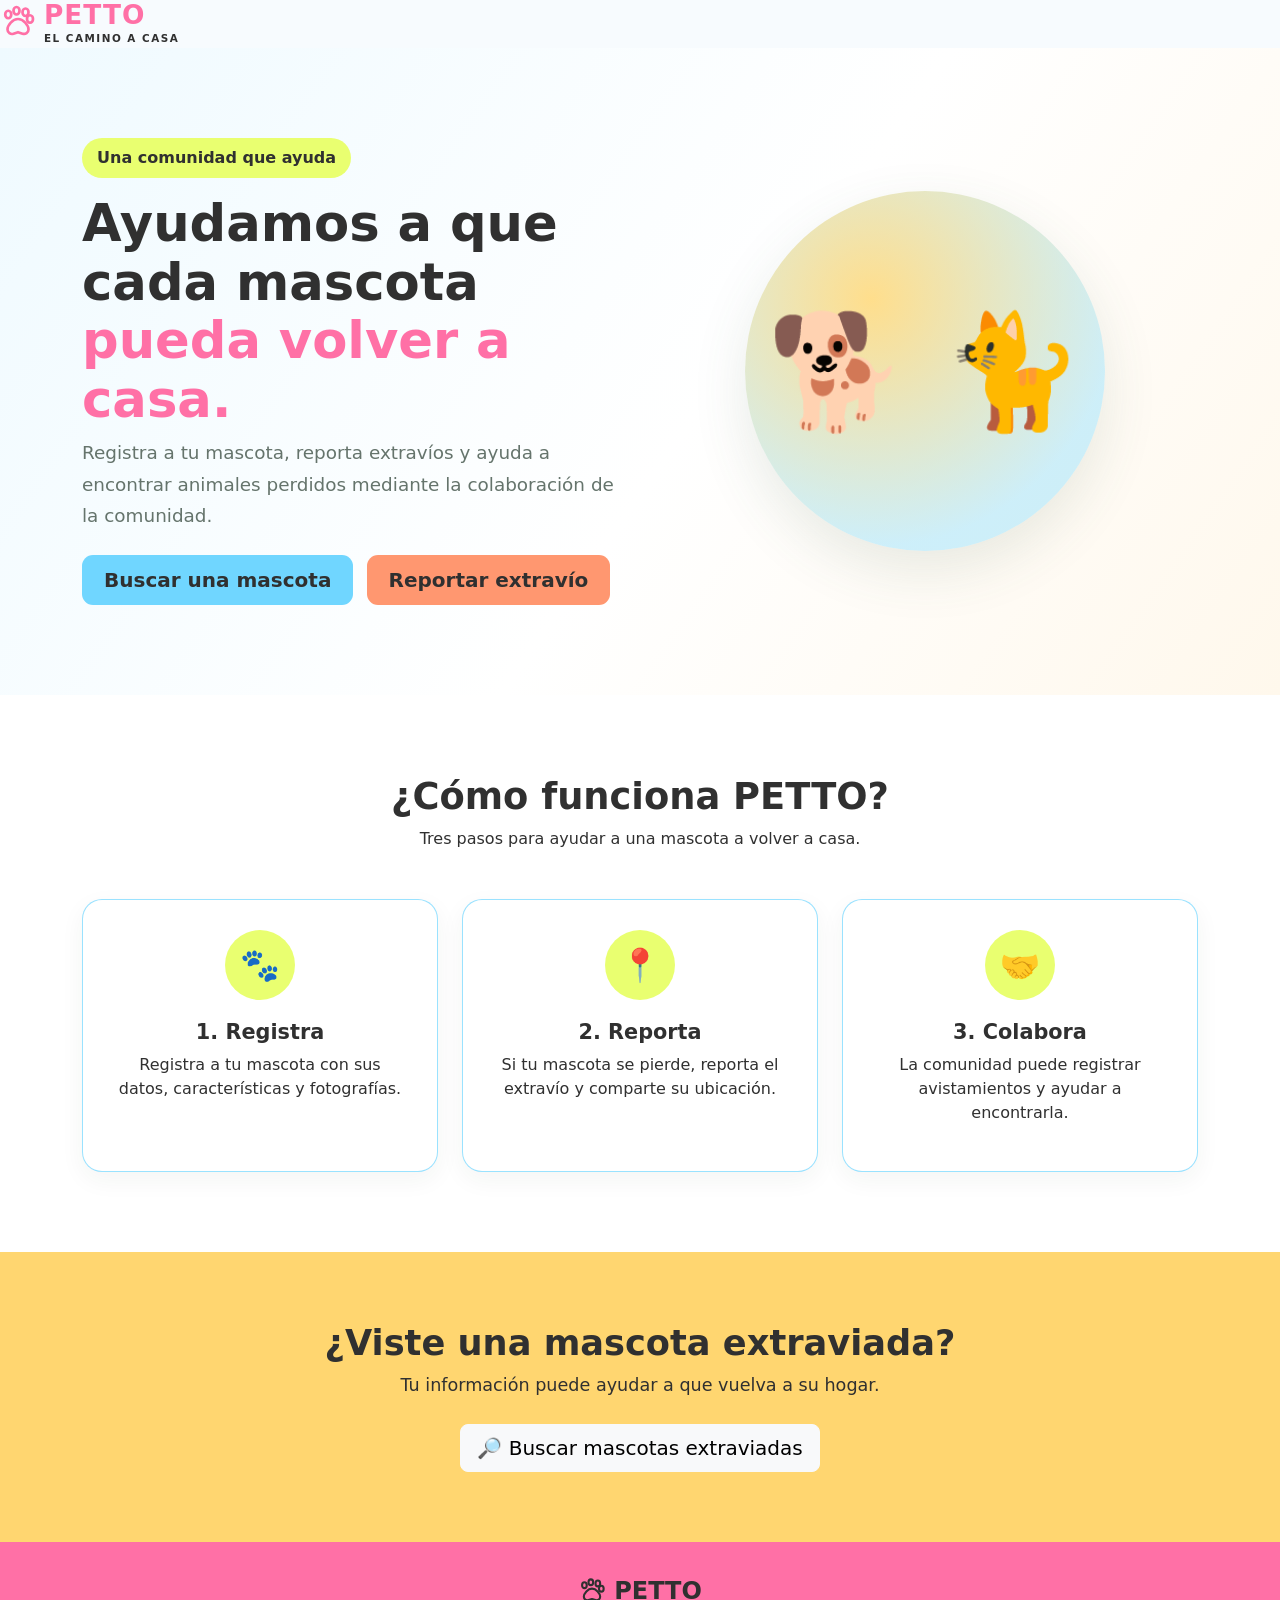
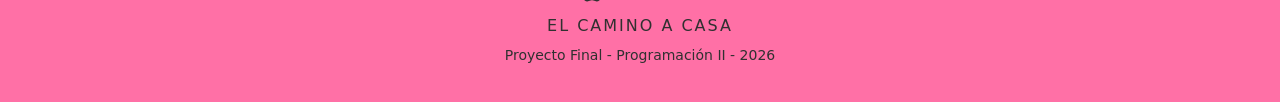
<file: Frontend/pages/index.html>
<!DOCTYPE html>
<html lang="es">

<head>
    <meta charset="UTF-8">

    <meta name="viewport" content="width=device-width, initial-scale=1.0">

    <title>PETTO | El camino a casa</title>

    <!-- Bootstrap -->
    <link 
        href="https://cdn.jsdelivr.net/npm/bootstrap@5.3.3/dist/css/bootstrap.min.css" 
        rel="stylesheet">

    <!-- Nuestro CSS -->
    <link rel="stylesheet" href="css/estilos.css">
</head>

<body>

    <!-- =========================
         BARRA DE NAVEGACIÓN
    ========================== -->

<a class="navbar-brand d-inline-flex align-items-center gap-2" href="index.html">
    <svg
        class="petto-logo-icon"
        xmlns="http://www.w3.org/2000/svg"
        viewBox="0 0 24 24"
        aria-hidden="true"
    >
        <ellipse cx="5.5" cy="7" rx="2" ry="2.5"></ellipse>
        <ellipse cx="11" cy="4.5" rx="2" ry="2.5"></ellipse>
        <ellipse cx="17" cy="5.5" rx="2" ry="2.5"></ellipse>
        <ellipse cx="20" cy="10" rx="2" ry="2.5"></ellipse>
        <path d="M12 10c-3.5 0-7 4-7 7a3 3 0 0 0 4 2.8l3-1 3 1A3 3 0 0 0 19 17c0-3-3.5-7-7-7Z"></path>
    </svg>

    <span class="d-flex flex-column">
        <span class="logo-petto">PETTO</span>
        <small class="lema">EL CAMINO A CASA</small>
    </span>
</a>



            <!-- BOTÓN PARA CELULARES -->
            <button 
                class="navbar-toggler" 
                type="button"
                data-bs-toggle="collapse"
                data-bs-target="#menuPrincipal">

                <span class="navbar-toggler-icon"></span>

            </button>


            <!-- MENÚ -->
            <div 
                class="collapse navbar-collapse" 
                id="menuPrincipal">

                <ul class="navbar-nav ms-auto align-items-lg-center">

                    <li class="nav-item">
                        <a class="nav-link" href="index.html">
                            Inicio
                        </a>
                    </li>

                    <li class="nav-item">
                        <a class="nav-link" href="buscar.html">
                            Buscar mascotas
                        </a>
                    </li>

                    <li class="nav-item">
                        <a class="nav-link" href="#como-funciona">
                            Cómo funciona
                        </a>
                    </li>

                    <li class="nav-item ms-lg-3">

                        <a 
                            href="login.html" 
                            class="btn btn-outline-petto">
                            Iniciar sesión
                        </a>

                    </li>

                    <li class="nav-item ms-lg-2">

                        <a 
                            href="registro.html" 
                            class="btn btn-petto">
                            Registrarme
                        </a>

                    </li>

                </ul>

            </div>

        </div>

    </nav>


    <!-- =========================
         SECCIÓN PRINCIPAL
    ========================== -->

    <main>

        <section class="hero">

            <div class="container">

                <div class="row align-items-center">

                    <!-- TEXTO -->

                    <div class="col-lg-6">

                        <span class="badge-petto">
                             Una comunidad que ayuda
                        </span>

                        <h1 class="hero-title mt-3">

                            Ayudamos a que cada mascota
                            <span>pueda volver a casa.</span>

                        </h1>

                        <p class="hero-text">

                            Registra a tu mascota, reporta extravíos
                            y ayuda a encontrar animales perdidos
                            mediante la colaboración de la comunidad.

                        </p>


                        <!-- BOTONES -->

                        <div class="mt-4">

                            <a 
                                href="buscar.html"
                                class="btn btn-petto btn-lg me-2">

                                 Buscar una mascota

                            </a>

                            <a 
                                href="login.html"
                                class="btn btn-alerta btn-lg">

                                 Reportar extravío

                            </a>

                        </div>

                    </div>


                    <!-- IMAGEN / ILUSTRACIÓN -->

                    <div class="col-lg-6 text-center mt-4 mt-lg-0">

                        <div class="hero-image">

                            🐕 🐈

                        </div>

                    </div>

                </div>

            </div>

        </section>


        <!-- =========================
             CÓMO FUNCIONA
        ========================== -->

        <section 
            id="como-funciona"
            class="como-funciona">

            <div class="container">

                <div class="text-center mb-5">

                    <h2>
                        ¿Cómo funciona PETTO?
                    </h2>

                    <p>
                        Tres pasos para ayudar a una mascota a volver a casa.
                    </p>

                </div>


                <div class="row g-4">

                    <!-- PASO 1 -->

                    <div class="col-md-4">

                        <div class="paso-card">

                            <div class="paso-icon">
                                🐾
                            </div>

                            <h3>
                                1. Registra
                            </h3>

                            <p>
                                Registra a tu mascota con sus datos,
                                características y fotografías.
                            </p>

                        </div>

                    </div>


                    <!-- PASO 2 -->

                    <div class="col-md-4">

                        <div class="paso-card">

                            <div class="paso-icon">
                                📍
                            </div>

                            <h3>
                                2. Reporta
                            </h3>

                            <p>
                                Si tu mascota se pierde,
                                reporta el extravío y comparte su ubicación.
                            </p>

                        </div>

                    </div>


                    <!-- PASO 3 -->

                    <div class="col-md-4">

                        <div class="paso-card">

                            <div class="paso-icon">
                                🤝
                            </div>

                            <h3>
                                3. Colabora
                            </h3>

                            <p>
                                La comunidad puede registrar avistamientos
                                y ayudar a encontrarla.
                            </p>

                        </div>

                    </div>

                </div>

            </div>

        </section>


        <!-- =========================
             LLAMADO A LA ACCIÓN
        ========================== -->

        <section class="cta">

            <div class="container text-center">

                <h2>
                    ¿Viste una mascota extraviada?
                </h2>

                <p>
                    Tu información puede ayudar a que vuelva a su hogar.
                </p>

                <a 
                    href="buscar.html"
                    class="btn btn-light btn-lg">

                    🔎 Buscar mascotas extraviadas

                </a>

            </div>

        </section>

    </main>


    <!-- =========================
         FOOTER
    ========================== -->

    <footer class="footer">

        <div class="container text-center">

            <h4 class="d-inline-flex align-items-center gap-2">
                <svg class="petto-logo-icon" viewBox="0 0 24 24" aria-hidden="true">
                    <ellipse cx="5.5" cy="7" rx="2" ry="2.5"></ellipse>
                    <ellipse cx="11" cy="4.5" rx="2" ry="2.5"></ellipse>
                    <ellipse cx="17" cy="5.5" rx="2" ry="2.5"></ellipse>
                    <ellipse cx="20" cy="10" rx="2" ry="2.5"></ellipse>
                    <path d="M12 10c-3.5 0-7 4-7 7a3 3 0 0 0 4 2.8l3-1 3 1A3 3 0 0 0 19 17c0-3-3.5-7-7-7Z"></path>
                </svg>
                PETTO
            </h4>

            <p>
                EL CAMINO A CASA
            </p>

            <small>
                Proyecto Final - Programación II - 2026
            </small>

        </div>

    </footer>


    <!-- Bootstrap JavaScript -->

    <script 
        src="https://cdn.jsdelivr.net/npm/bootstrap@5.3.3/dist/js/bootstrap.bundle.min.js">
    </script>

</body>

</html>
</file>
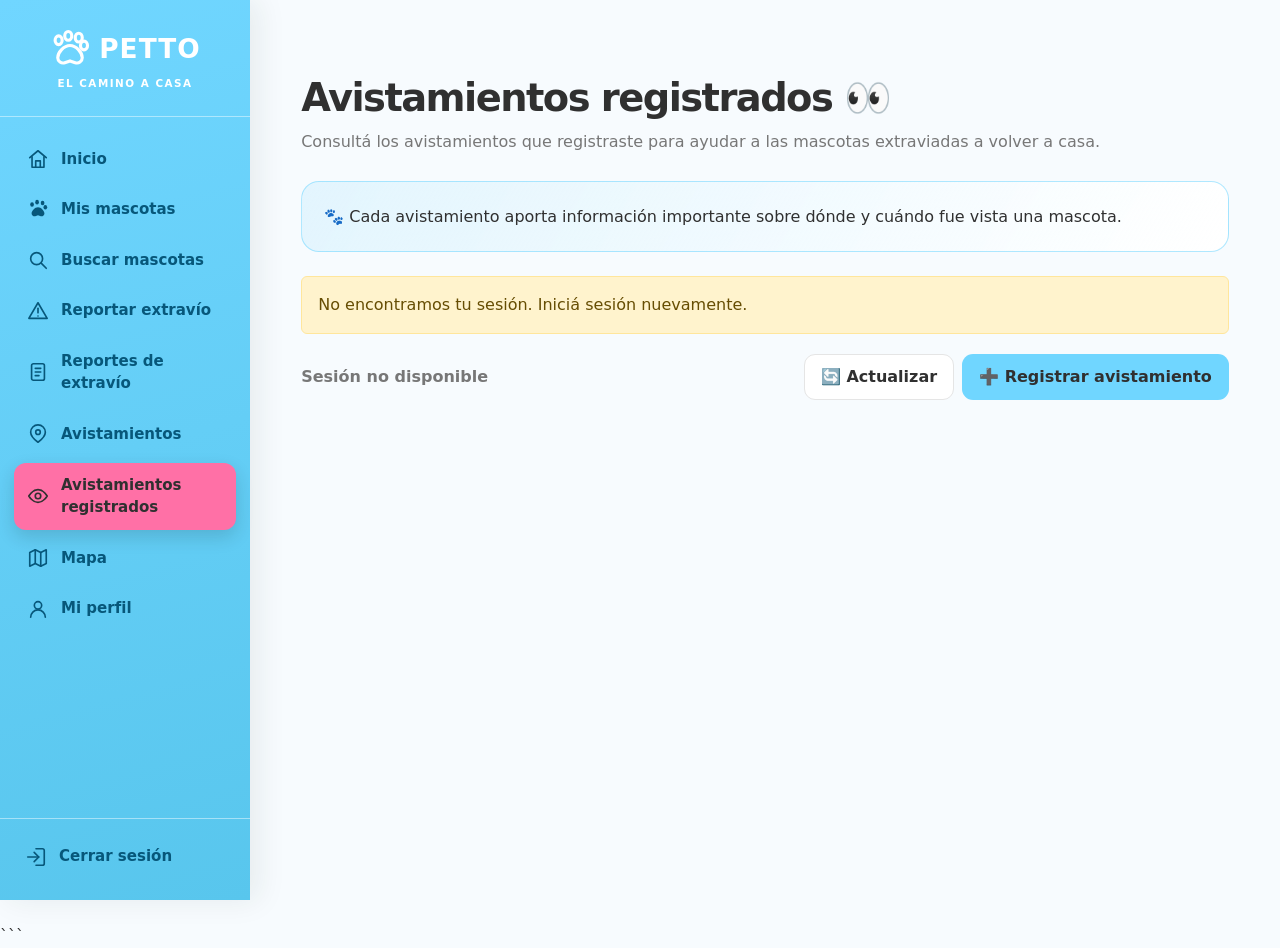
<file: Frontend/pages/avistamientos.html>
```html
<!DOCTYPE html>
<html lang="es">

<head>
    <meta charset="UTF-8">
    <meta name="viewport" content="width=device-width, initial-scale=1.0">

    <title>Avistamientos registrados - PETTO</title>

    <link
        href="https://cdn.jsdelivr.net/npm/bootstrap@5.3.3/dist/css/bootstrap.min.css"
        rel="stylesheet"
    >

    <link rel="stylesheet" href="css/estilos.css">

    <style>
        :root {
            --petto-primary: var(--azul-petto);
            --petto-ink: var(--texto);
            --petto-muted: var(--gris);
            --petto-border: var(--borde);
            --petto-bg: var(--fondo);
        }

        body {
            background: var(--petto-bg);
            color: var(--petto-ink);
            font-family: "Segoe UI", system-ui, sans-serif;
        }

        .main-content {
            min-height: 100vh;
            padding: clamp(24px, 4vw, 52px);
        }

        .page-header,
        .contenido-avistamientos {
            width: min(100%, 1100px);
            margin-inline: auto;
        }

        .page-header {
            margin-bottom: 26px;
        }

        .page-header h1 {
            font-size: clamp(1.8rem, 3vw, 2.5rem);
            font-weight: 750;
            letter-spacing: -0.04em;
        }

        .page-header p {
            color: var(--petto-muted);
            line-height: 1.6;
        }

        .panel-info {
            padding: 22px;
            margin-bottom: 24px;
            border: 1px solid rgba(112, 214, 255, 0.55);
            border-radius: 18px;
            background: linear-gradient(120deg, rgba(112, 214, 255, 0.15), #fff);
        }

        .panel-info p {
            margin: 0;
            line-height: 1.6;
        }

        .barra-acciones {
            display: flex;
            justify-content: space-between;
            align-items: center;
            flex-wrap: wrap;
            gap: 12px;
            margin-bottom: 20px;
        }

        .contador {
            color: var(--petto-muted);
            font-weight: 600;
        }

        .btn-petto {
            display: inline-flex;
            align-items: center;
            justify-content: center;
            min-height: 44px;
            padding: 10px 16px;
            border: 1px solid transparent;
            border-radius: 11px;
            background: var(--petto-primary);
            color: var(--petto-ink);
            font-weight: 650;
            text-decoration: none;
            cursor: pointer;
        }

        .btn-petto:hover {
            background: #50c5f0;
            color: var(--petto-ink);
        }

        .btn-secundario {
            background: #fff;
            border-color: var(--petto-border);
        }

        .lista-avistamientos {
            display: grid;
            grid-template-columns: repeat(auto-fit, minmax(min(100%, 310px), 1fr));
            gap: 20px;
        }

        .tarjeta-avistamiento {
            padding: 24px;
            border: 1px solid var(--petto-border);
            border-radius: 18px;
            background: #fff;
            box-shadow: 0 10px 28px rgba(48, 48, 48, 0.05);
            overflow-wrap: anywhere;
        }

        .tarjeta-avistamiento h2 {
            font-size: 1.15rem;
            font-weight: 750;
            margin-bottom: 14px;
        }

        .estado {
            display: inline-block;
            padding: 5px 10px;
            margin-bottom: 14px;
            border-radius: 20px;
            background: rgba(112, 214, 255, 0.22);
            font-size: 0.85rem;
            font-weight: 700;
        }

        .dato {
            margin-bottom: 10px;
            line-height: 1.5;
        }

        .dato strong {
            display: block;
            margin-bottom: 2px;
        }

        .descripcion {
            padding-top: 12px;
            margin-top: 12px;
            border-top: 1px solid var(--petto-border);
            white-space: pre-wrap;
        }

        .mensaje-vacio {
            padding: 36px 22px;
            border: 1px dashed var(--petto-border);
            border-radius: 18px;
            background: #fff;
            text-align: center;
        }

        .mensaje-vacio h2 {
            font-size: 1.25rem;
            font-weight: 750;
        }

        #mensajeEstado {
            margin-bottom: 20px;
        }

        @media (max-width: 600px) {
            .main-content {
                padding: 24px 16px;
            }
        }
    </style>
</head>

<body>

    <aside class="sidebar">
        <div class="sidebar-logo">
            <div class="sidebar-marca">
                <svg class="petto-logo-icon" viewBox="0 0 24 24" aria-hidden="true">
                    <ellipse cx="5.5" cy="7" rx="2" ry="2.5"></ellipse>
                    <ellipse cx="11" cy="4.5" rx="2" ry="2.5"></ellipse>
                    <ellipse cx="17" cy="5.5" rx="2" ry="2.5"></ellipse>
                    <ellipse cx="20" cy="10" rx="2" ry="2.5"></ellipse>
                    <path d="M12 10c-3.5 0-7 4-7 7a3 3 0 0 0 4 2.8l3-1 3 1A3 3 0 0 0 19 17c0-3-3.5-7-7-7Z"></path>
                </svg>
                <span class="logo-petto">PETTO</span>
            </div>
            <p>EL CAMINO A CASA</p>
        </div>

        <nav class="menu">

    <!-- INICIO -->
    <a href="dashboard.html" class="menu-item">
        <svg class="menu-icono" viewBox="0 0 24 24" aria-hidden="true">
            <path d="M3 10.5 12 3l9 7.5"></path>
            <path d="M5.5 9.5V21h13V9.5"></path>
            <path d="M9.5 21v-7h5v7"></path>
        </svg>
        <span>Inicio</span>
    </a>

    <!-- MIS MASCOTAS -->
    <a href="mascotas.html" class="menu-item">
        <svg class="menu-icono" viewBox="0 0 24 24" aria-hidden="true">
            <ellipse cx="5.5" cy="7" rx="2" ry="2.5"></ellipse>
            <ellipse cx="11" cy="4.5" rx="2" ry="2.5"></ellipse>
            <ellipse cx="17" cy="5.5" rx="2" ry="2.5"></ellipse>
            <ellipse cx="20" cy="10" rx="2" ry="2.5"></ellipse>
            <path d="M12 10c-3.5 0-7 4-7 7a3 3 0 0 0 4 2.8l3-1 3 1A3 3 0 0 0 19 17c0-3-3.5-7-7-7Z"></path>
        </svg>
        <span>Mis mascotas</span>
    </a>

    <!-- BUSCAR MASCOTAS -->
    <a href="buscar.html" class="menu-item">
        <svg class="menu-icono" viewBox="0 0 24 24" aria-hidden="true">
            <circle cx="10.5" cy="10.5" r="6.5"></circle>
            <path d="m16 16 5 5"></path>
        </svg>
        <span>Buscar mascotas</span>
    </a>

    <!-- REPORTAR EXTRAVÍO -->
    <a href="extravio.html" class="menu-item">
        <svg class="menu-icono" viewBox="0 0 24 24" aria-hidden="true">
            <path d="M12 3 22 20H2L12 3Z"></path>
            <path d="M12 9v5"></path>
            <path d="M12 17.5h.01"></path>
        </svg>
        <span>Reportar extravío</span>
    </a>

    <!-- REPORTES DE EXTRAVÍO -->
    <a href="extravios.html" class="menu-item">
        <svg class="menu-icono" viewBox="0 0 24 24" aria-hidden="true">
            <rect x="5" y="3" width="14" height="18" rx="2"></rect>
            <path d="M9 8h6"></path>
            <path d="M9 12h6"></path>
            <path d="M9 16h4"></path>
        </svg>
        <span>Reportes de extravío</span>
    </a>

    <!-- AVISTAMIENTOS -->
    <a href="avistamiento.html" class="menu-item">
        <svg class="menu-icono" viewBox="0 0 24 24" aria-hidden="true">
            <path d="M20 10c0 5-8 11-8 11S4 15 4 10a8 8 0 1 1 16 0Z"></path>
            <circle cx="12" cy="10" r="2.5"></circle>
        </svg>
        <span>Avistamientos</span>
    </a>

    <!-- AVISTAMIENTOS REGISTRADOS -->
    <a href="avistamientos.html" class="menu-item activo" aria-current="page">
        <svg class="menu-icono" viewBox="0 0 24 24" aria-hidden="true">
            <path d="M2 12s4-7 10-7 10 7 10 7-4 7-10 7S2 12 2 12Z"></path>
            <circle cx="12" cy="12" r="3"></circle>
        </svg>
        <span>Avistamientos registrados</span>
    </a>

    <!-- MAPA -->
    <a href="mapa.html" class="menu-item">
        <svg class="menu-icono" viewBox="0 0 24 24" aria-hidden="true">
            <path d="m3 6 6-3 6 3 6-3v15l-6 3-6-3-6 3V6Z"></path>
            <path d="M9 3v15"></path>
            <path d="M15 6v15"></path>
        </svg>
        <span>Mapa</span>
    </a>

    <!-- MI PERFIL -->
    <a href="perfil.html" class="menu-item">
        <svg class="menu-icono" viewBox="0 0 24 24" aria-hidden="true">
            <circle cx="12" cy="8" r="4"></circle>
            <path d="M4 21a8 8 0 0 1 16 0"></path>
        </svg>
        <span>Mi perfil</span>
    </a>

</nav>

<div class="sidebar-footer">
    <a href="login.html" class="menu-item cerrar-sesion">
        <svg class="menu-icono" viewBox="0 0 24 24" aria-hidden="true">
            <path d="M10 17l5-5-5-5"></path>
            <path d="M15 12H3"></path>
            <path d="M12 3h7a2 2 0 0 1 2 2v14a2 2 0 0 1-2 2h-7"></path>
        </svg>
        <span>Cerrar sesión</span>
    </a>
</div>

    </aside>

    <main class="main-content">
        <div class="page-header">
            <h1>Avistamientos registrados 👀</h1>
            <p>
                Consultá los avistamientos que registraste para ayudar
                a las mascotas extraviadas a volver a casa.
            </p>
        </div>

        <section class="contenido-avistamientos">
            <div class="panel-info">
                <p>
                    🐾 Cada avistamiento aporta información importante
                    sobre dónde y cuándo fue vista una mascota.
                </p>
            </div>

            <div id="mensajeEstado" class="alert d-none" role="alert"></div>

            <div class="barra-acciones">
                <span id="contador" class="contador">Cargando registros...</span>

                <div class="d-flex flex-wrap gap-2">
                    <button type="button" id="btnActualizar" class="btn-petto btn-secundario">
                        🔄 Actualizar
                    </button>

                    <a href="avistamiento.html" class="btn-petto">
                        ➕ Registrar avistamiento
                    </a>
                </div>
            </div>

            <div id="listaAvistamientos" class="lista-avistamientos"></div>
        </section>

        <!-- FORMULARIO PARA EDITAR AVISTAMIENTOS -->
        <dialog id="dialogEditar" class="border-0 rounded-4 shadow p-4"
                style="width: min(95%, 520px);">

            <h2 class="h4 mb-3">✏️ Editar avistamiento</h2>

            <form id="formEditarAvistamiento">

                <input type="hidden" id="editarId">

                <div class="mb-3">
                    <label for="editarFecha" class="form-label">Fecha</label>
                    <input type="date" id="editarFecha"
                        class="form-control" required>
                </div>

                <div class="mb-3">
                    <label for="editarHora" class="form-label">Hora</label>
                    <input type="time" id="editarHora"
                        class="form-control" required>
                </div>

                <div class="mb-3">
                    <label for="editarUbicacion" class="form-label">Ubicación</label>
                    <input type="text" id="editarUbicacion"
                        class="form-control" required>
                </div>

                <div class="row">
                    <div class="col-md-6 mb-3">
                        <label for="editarLatitud" class="form-label">Latitud</label>
                        <input type="number" id="editarLatitud"
                            class="form-control" step="any"
                            min="-90" max="90">
                    </div>

                    <div class="col-md-6 mb-3">
                        <label for="editarLongitud" class="form-label">Longitud</label>
                        <input type="number" id="editarLongitud"
                            class="form-control" step="any"
                            min="-180" max="180">
                    </div>
                </div>

                <div class="mb-3">
                    <label for="editarDescripcion" class="form-label">
                        Descripción
                    </label>
                    <textarea id="editarDescripcion"
                            class="form-control" rows="3"></textarea>
                </div>

                <div class="d-flex justify-content-end gap-2">
                    <button type="button" id="btnCancelarEdicion"
                            class="btn btn-secondary">
                        Cancelar
                    </button>

                    <button type="submit" id="btnGuardarEdicion"
                            class="btn btn-primary">
                        Guardar cambios
                    </button>
                </div>

            </form>
        </dialog>

        </main>

    <script>
        const API_BASE = "http://localhost:5174/api";

        const lista = document.getElementById("listaAvistamientos");
        const mensaje = document.getElementById("mensajeEstado");
        const contador = document.getElementById("contador");
        const btnActualizar = document.getElementById("btnActualizar");

        function obtenerUsuario() {
            const claves = ["pettoUsuario", "usuario"];

            for (const clave of claves) {
                const contenido =
                    localStorage.getItem(clave) ||
                    sessionStorage.getItem(clave);

                if (!contenido) continue;

                try {
                    const usuario = JSON.parse(contenido);
                    const token =
                        usuario.token ||
                        usuario.accessToken ||
                        usuario.jwt;

                    if (token) {
                        return { ...usuario, token };
                    }
                } catch (error) {
                    console.error("Error leyendo la sesión:", error);
                }
            }

            return null;
        }

        function mostrarMensaje(texto, tipo) {
            mensaje.textContent = texto;
            mensaje.className = "alert alert-" + tipo;
        }

        function crearDato(etiqueta, valor) {
            const contenedor = document.createElement("div");
            contenedor.className = "dato";

            const titulo = document.createElement("strong");
            titulo.textContent = etiqueta;

            const contenido = document.createElement("span");
            contenido.textContent =
                valor !== null && valor !== undefined && valor !== ""
                    ? String(valor)
                    : "No indicado";

            contenedor.append(titulo, contenido);
            return contenedor;
        }

        function formatearFecha(fecha) {
            if (!fecha) return "No indicada";

            const fechaLimpia = String(fecha).slice(0, 10);
            const partes = fechaLimpia.split("-");

            if (partes.length !== 3) return fechaLimpia;

            return `${partes[2]}/${partes[1]}/${partes[0]}`;
        }

        function crearTarjeta(avistamiento) {
            const tarjeta = document.createElement("article");
            tarjeta.className = "tarjeta-avistamiento";

            const titulo = document.createElement("h2");
            titulo.textContent =
                "👀 Avistamiento #" + avistamiento.idAvistamiento;

            const estado = document.createElement("span");
            estado.className = "estado";
            estado.textContent =
                "Reporte de extravío #" + avistamiento.idReporte;

            tarjeta.append(titulo, estado);

            tarjeta.append(
                crearDato("📅 Fecha", formatearFecha(avistamiento.fecha)),
                crearDato("🕒 Hora", avistamiento.hora),
                crearDato("📍 Ubicación", avistamiento.ubicacion)
            );

            const descripcion = document.createElement("div");
            descripcion.className = "descripcion";

            const subtitulo = document.createElement("strong");
            subtitulo.textContent = "📝 Descripción";

            const textoDescripcion = document.createElement("p");
            textoDescripcion.textContent =
                avistamiento.descripcion || "Sin descripción.";

            textoDescripcion.style.marginTop = "8px";
            textoDescripcion.style.marginBottom = "0";

            descripcion.append(subtitulo, textoDescripcion);
            tarjeta.appendChild(descripcion);

            // CONTENEDOR DE ACCIONES
            const acciones = document.createElement("div");
            acciones.className = "d-flex gap-2 mt-3";

            // BOTÓN EDITAR
            const btnEditar = document.createElement("button");
            btnEditar.type = "button";
            btnEditar.className = "btn btn-outline-primary flex-fill";
            btnEditar.textContent = "✏️ Editar";

            btnEditar.addEventListener("click", () => {
                abrirEdicion(avistamiento);
            });

            // BOTÓN ELIMINAR
            const btnEliminar = document.createElement("button");
            btnEliminar.type = "button";
            btnEliminar.className = "btn btn-outline-danger flex-fill";
            btnEliminar.textContent = "🗑️ Eliminar";

            btnEliminar.addEventListener("click", () => {
                eliminarAvistamiento(avistamiento.idAvistamiento);
            });

            acciones.append(btnEditar, btnEliminar);
            tarjeta.appendChild(acciones);

            return tarjeta;
        }

        
        async function cargarAvistamientos() {
            const usuario = obtenerUsuario();

            lista.replaceChildren();
            mensaje.className = "alert d-none";
            contador.textContent = "Cargando registros...";
            btnActualizar.disabled = true;

            if (!usuario) {
                contador.textContent = "Sesión no disponible";

                mostrarMensaje(
                    "No encontramos tu sesión. Iniciá sesión nuevamente.",
                    "warning"
                );

                btnActualizar.disabled = false;
                return;
            }

            try {
                const encabezados = {
                    "Authorization": "Bearer " + usuario.token
                };

                // Consultar los avistamientos, reportes y mascotas.
                const [respuestaAvistamientos, respuestaReportes, respuestaMascotas] =
                    await Promise.all([
                        fetch(API_BASE + "/Avistamientos", {
                            headers: encabezados
                        }),
                        fetch(API_BASE + "/ReportesExtravio", {
                            headers: encabezados
                        }),
                        fetch(API_BASE + "/Mascotas", {
                            headers: encabezados
                        })
                    ]);

                if (respuestaAvistamientos.status === 401 ||
                    respuestaReportes.status === 401 ||
                    respuestaMascotas.status === 401) {
                    throw new Error(
                        "Tu sesión venció o no es válida. Iniciá sesión nuevamente."
                    );
                }

                if (!respuestaAvistamientos.ok) {
                    throw new Error(
                        "No se pudieron consultar los avistamientos. Código: " +
                        respuestaAvistamientos.status
                    );
                }

                if (!respuestaReportes.ok) {
                    throw new Error(
                        "No se pudieron consultar los reportes de extravío. Código: " +
                        respuestaReportes.status
                    );
                }

                if (!respuestaMascotas.ok) {
                    throw new Error(
                        "No se pudieron consultar tus mascotas. Código: " +
                        respuestaMascotas.status
                    );
                }

                const [avistamientos, reportes, mascotas] = await Promise.all([
                    respuestaAvistamientos.json(),
                    respuestaReportes.json(),
                    respuestaMascotas.json()
                ]);

                // Relacionar cada reporte con su mascota.
                const mascotasPorId = new Map(
                    mascotas.map(mascota => [
                        Number(mascota.idMascota),
                        mascota
                    ])
                );

                const reportesPorId = new Map(
                    reportes.map(reporte => [
                        Number(reporte.idReporte),
                        reporte
                    ])
                );

                avistamientos.sort((a, b) =>
                    Number(b.idAvistamiento) - Number(a.idAvistamiento)
                );

                contador.textContent =
                    avistamientos.length === 1
                        ? "1 avistamiento registrado"
                        : avistamientos.length + " avistamientos registrados";

                if (avistamientos.length === 0) {
                    const vacio = document.createElement("div");
                    vacio.className = "mensaje-vacio";

                    const titulo = document.createElement("h2");
                    titulo.textContent = "Todavía no hay avistamientos";

                    const texto = document.createElement("p");
                    texto.textContent =
                        "Cuando registres un avistamiento, aparecerá aquí.";

                    const enlace = document.createElement("a");
                    enlace.href = "avistamiento.html";
                    enlace.className = "btn-petto";
                    enlace.textContent = "Registrar el primero";

                    vacio.append(titulo, texto, enlace);
                    lista.appendChild(vacio);
                    return;
                }

                const fragmento = document.createDocumentFragment();

                for (const avistamiento of avistamientos) {
                    const reporte = reportesPorId.get(
                        Number(avistamiento.idReporte)
                    );

                    const mascota = reporte
                        ? mascotasPorId.get(Number(reporte.idMascota))
                        : null;

                    // Agregar el nombre y la especie a la tarjeta.
                    const tarjeta = crearTarjeta(avistamiento);

                    const tituloMascota = document.createElement("h3");
                    tituloMascota.style.fontSize = "1rem";
                    tituloMascota.style.fontWeight = "700";
                    tituloMascota.style.marginBottom = "14px";

                    tituloMascota.textContent = mascota
                        ? "🐾 " + mascota.nombre +
                        (mascota.especie ? " · " + mascota.especie : "")
                        : "🐾 Mascota asociada no disponible";

                    tarjeta.insertBefore(
                        tituloMascota,
                        tarjeta.children[1] || null
                    );

                    fragmento.appendChild(tarjeta);
                }

                lista.appendChild(fragmento);

            } catch (error) {
                console.error("Error al cargar avistamientos:", error);
                contador.textContent = "No se pudieron cargar los registros";

                mostrarMensaje(
                    error.message ||
                    "Ocurrió un error al consultar los avistamientos.",
                    "danger"
                );
            } finally {
                btnActualizar.disabled = false;
            }
        }

                // ========================================
        // EDITAR AVISTAMIENTO
        // ========================================

        const dialogEditar = document.getElementById("dialogEditar");
        const formEditar = document.getElementById("formEditarAvistamiento");
        const btnGuardarEdicion = document.getElementById("btnGuardarEdicion");

        document.getElementById("btnCancelarEdicion")
            .addEventListener("click", () => {
                dialogEditar.close();
            });

        function abrirEdicion(avistamiento) {

            document.getElementById("editarId").value =
                avistamiento.idAvistamiento;

            document.getElementById("editarFecha").value =
                avistamiento.fecha
                    ? String(avistamiento.fecha).slice(0, 10)
                    : "";

            document.getElementById("editarHora").value =
                avistamiento.hora
                    ? String(avistamiento.hora).slice(0, 5)
                    : "";

            document.getElementById("editarUbicacion").value =
                avistamiento.ubicacion || "";

            document.getElementById("editarLatitud").value =
                avistamiento.latitud ?? "";

            document.getElementById("editarLongitud").value =
                avistamiento.longitud ?? "";

            document.getElementById("editarDescripcion").value =
                avistamiento.descripcion || "";

            dialogEditar.showModal();
        }


        // ========================================
        // GUARDAR CAMBIOS
        // ========================================

        formEditar.addEventListener("submit", async function (evento) {

            evento.preventDefault();

            const usuario = obtenerUsuario();

            if (!usuario) {
                mostrarMensaje("Debés iniciar sesión nuevamente.", "warning");
                return;
            }

            const id = document.getElementById("editarId").value;

            const fecha = document.getElementById("editarFecha").value;
            const hora = document.getElementById("editarHora").value;
            const ubicacion = document.getElementById("editarUbicacion").value.trim();

            const latitudTexto = document.getElementById("editarLatitud").value;
            const longitudTexto = document.getElementById("editarLongitud").value;

            const datos = {
                fecha: fecha,
                hora: hora.length === 5 ? hora + ":00" : hora,
                ubicacion: ubicacion,
                latitud: latitudTexto === "" ? null : Number(latitudTexto),
                longitud: longitudTexto === "" ? null : Number(longitudTexto),
                descripcion: document.getElementById("editarDescripcion").value.trim()
            };

            btnGuardarEdicion.disabled = true;

            try {

                const respuesta = await fetch(
                    API_BASE + "/Avistamientos/" + id,
                    {
                        method: "PUT",
                        headers: {
                            "Authorization": "Bearer " + usuario.token,
                            "Content-Type": "application/json"
                        },
                        body: JSON.stringify(datos)
                    }
                );

                const resultado = await respuesta.json();

                if (!respuesta.ok) {
                    throw new Error(
                        resultado.mensaje || "No se pudo editar el avistamiento."
                    );
                }

                dialogEditar.close();

                await cargarAvistamientos();

                mostrarMensaje(
                    "Avistamiento actualizado correctamente.",
                    "success"
                );

            } catch (error) {

                console.error("Error al editar:", error);

                mostrarMensaje(error.message, "danger");

            } finally {

                btnGuardarEdicion.disabled = false;

            }

        });


        // ========================================
        // ELIMINAR AVISTAMIENTO
        // ========================================

        async function eliminarAvistamiento(id) {

            const confirmado = confirm(
                "¿Estás seguro de que querés eliminar este avistamiento?\n\n" +
                "También se eliminarán sus fotografías. Esta acción no se puede deshacer."
            );

            if (!confirmado) {
                return;
            }

            const usuario = obtenerUsuario();

            if (!usuario) {
                mostrarMensaje("Debés iniciar sesión nuevamente.", "warning");
                return;
            }

            try {

                const respuesta = await fetch(
                    API_BASE + "/Avistamientos/" + id,
                    {
                        method: "DELETE",
                        headers: {
                            "Authorization": "Bearer " + usuario.token
                        }
                    }
                );

                if (!respuesta.ok) {

                    const resultado = await respuesta.json();

                    throw new Error(
                        resultado.mensaje || "No se pudo eliminar el avistamiento."
                    );

                }

                await cargarAvistamientos();

                mostrarMensaje(
                    "Avistamiento eliminado correctamente.",
                    "success"
                );

            } catch (error) {

                console.error("Error al eliminar:", error);

                mostrarMensaje(error.message, "danger");

            }

        }

        btnActualizar.addEventListener("click", cargarAvistamientos);

        cargarAvistamientos();
    </script>

</body>
</html>
```
</file>
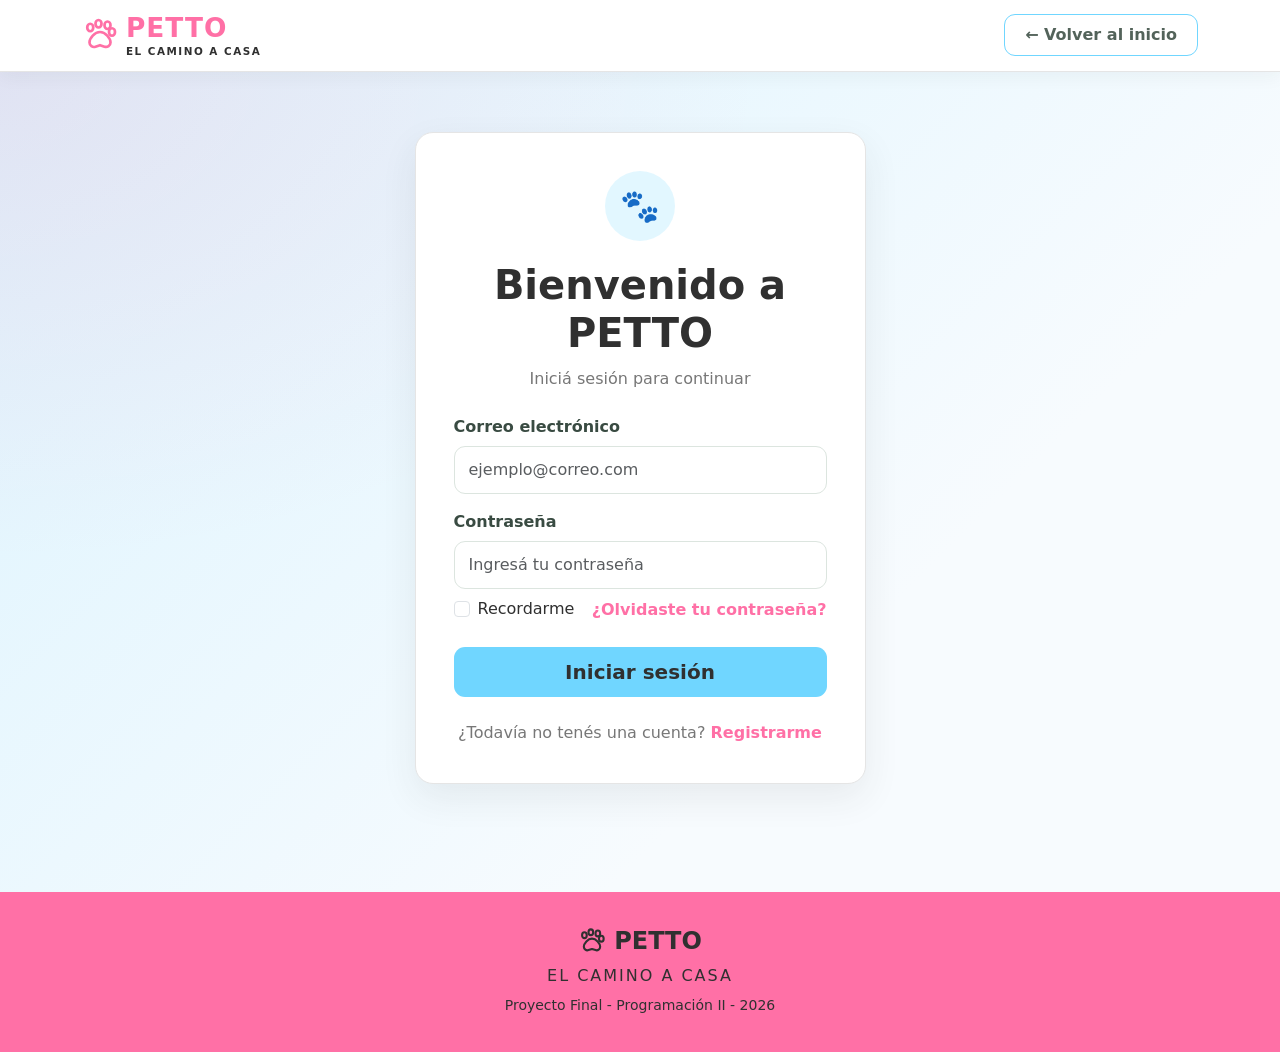
<file: Frontend/pages/buscar.html>
<!DOCTYPE html>
<html lang="es">
<head>
    <meta charset="UTF-8">
    <meta name="viewport" content="width=device-width, initial-scale=1.0">

    <title>Buscar mascotas - PETTO</title>

    <!-- Bootstrap -->
    <link
        href="https://cdn.jsdelivr.net/npm/bootstrap@5.3.3/dist/css/bootstrap.min.css"
        rel="stylesheet"
    >

    <!-- Estilos propios -->
    <link rel="stylesheet" href="css/estilos.css">
</head>

<body>

    <!-- =========================
         BARRA LATERAL
    ========================== -->

    <aside class="sidebar">

        <div class="sidebar-logo">
            <div class="sidebar-marca">
                <svg class="petto-logo-icon" viewBox="0 0 24 24" aria-hidden="true">
                    <ellipse cx="5.5" cy="7" rx="2" ry="2.5"></ellipse>
                    <ellipse cx="11" cy="4.5" rx="2" ry="2.5"></ellipse>
                    <ellipse cx="17" cy="5.5" rx="2" ry="2.5"></ellipse>
                    <ellipse cx="20" cy="10" rx="2" ry="2.5"></ellipse>
                    <path d="M12 10c-3.5 0-7 4-7 7a3 3 0 0 0 4 2.8l3-1 3 1A3 3 0 0 0 19 17c0-3-3.5-7-7-7Z"></path>
                </svg>
                <span class="logo-petto">PETTO</span>
            </div>

            <p>EL CAMINO A CASA</p>
        </div>

        <nav class="menu">

    <!-- INICIO -->
    <a href="dashboard.html" class="menu-item">
        <svg class="menu-icono" viewBox="0 0 24 24" aria-hidden="true">
            <path d="M3 10.5 12 3l9 7.5"></path>
            <path d="M5.5 9.5V21h13V9.5"></path>
            <path d="M9.5 21v-7h5v7"></path>
        </svg>
        <span>Inicio</span>
    </a>

    <!-- MIS MASCOTAS -->
    <a href="mascotas.html" class="menu-item">
        <svg class="menu-icono" viewBox="0 0 24 24" aria-hidden="true">
            <ellipse cx="5.5" cy="7" rx="2" ry="2.5"></ellipse>
            <ellipse cx="11" cy="4.5" rx="2" ry="2.5"></ellipse>
            <ellipse cx="17" cy="5.5" rx="2" ry="2.5"></ellipse>
            <ellipse cx="20" cy="10" rx="2" ry="2.5"></ellipse>
            <path d="M12 10c-3.5 0-7 4-7 7a3 3 0 0 0 4 2.8l3-1 3 1A3 3 0 0 0 19 17c0-3-3.5-7-7-7Z"></path>
        </svg>
        <span>Mis mascotas</span>
    </a>

    <!-- BUSCAR MASCOTAS -->
    <a href="buscar.html" class="menu-item activo" aria-current="page">
        <svg class="menu-icono" viewBox="0 0 24 24" aria-hidden="true">
            <circle cx="10.5" cy="10.5" r="6.5"></circle>
            <path d="m16 16 5 5"></path>
        </svg>
        <span>Buscar mascotas</span>
    </a>

    <!-- REPORTAR EXTRAVÍO -->
    <a href="extravio.html" class="menu-item">
        <svg class="menu-icono" viewBox="0 0 24 24" aria-hidden="true">
            <path d="M12 3 22 20H2L12 3Z"></path>
            <path d="M12 9v5"></path>
            <path d="M12 17.5h.01"></path>
        </svg>
        <span>Reportar extravío</span>
    </a>

    <!-- REPORTES DE EXTRAVÍO -->
    <a href="extravios.html" class="menu-item">
        <svg class="menu-icono" viewBox="0 0 24 24" aria-hidden="true">
            <rect x="5" y="3" width="14" height="18" rx="2"></rect>
            <path d="M9 8h6"></path>
            <path d="M9 12h6"></path>
            <path d="M9 16h4"></path>
        </svg>
        <span>Reportes de extravío</span>
    </a>

    <!-- AVISTAMIENTOS -->
    <a href="avistamiento.html" class="menu-item">
        <svg class="menu-icono" viewBox="0 0 24 24" aria-hidden="true">
            <path d="M20 10c0 5-8 11-8 11S4 15 4 10a8 8 0 1 1 16 0Z"></path>
            <circle cx="12" cy="10" r="2.5"></circle>
        </svg>
        <span>Avistamientos</span>
    </a>

    <!-- AVISTAMIENTOS REGISTRADOS -->
    <a href="avistamientos.html" class="menu-item">
        <svg class="menu-icono" viewBox="0 0 24 24" aria-hidden="true">
            <path d="M2 12s4-7 10-7 10 7 10 7-4 7-10 7S2 12 2 12Z"></path>
            <circle cx="12" cy="12" r="3"></circle>
        </svg>
        <span>Avistamientos registrados</span>
    </a>

    <!-- MAPA -->
    <a href="mapa.html" class="menu-item">
        <svg class="menu-icono" viewBox="0 0 24 24" aria-hidden="true">
            <path d="m3 6 6-3 6 3 6-3v15l-6 3-6-3-6 3V6Z"></path>
            <path d="M9 3v15"></path>
            <path d="M15 6v15"></path>
        </svg>
        <span>Mapa</span>
    </a>

    <!-- MI PERFIL -->
    <a href="perfil.html" class="menu-item">
        <svg class="menu-icono" viewBox="0 0 24 24" aria-hidden="true">
            <circle cx="12" cy="8" r="4"></circle>
            <path d="M4 21a8 8 0 0 1 16 0"></path>
        </svg>
        <span>Mi perfil</span>
    </a>

</nav>

<div class="sidebar-footer">
<a href="login.html"
   class="menu-item cerrar-sesion"
   id="cerrarSesion">
            <svg class="menu-icono" viewBox="0 0 24 24" aria-hidden="true">
            <path d="M10 17l5-5-5-5"></path>
            <path d="M15 12H3"></path>
            <path d="M12 3h7a2 2 0 0 1 2 2v14a2 2 0 0 1-2 2h-7"></path>
        </svg>
        <span>Cerrar sesión</span>
    </a>
</div>

    </aside>


    <!-- =========================
         CONTENIDO PRINCIPAL
    ========================== -->

    <main class="main-content">

        <!-- Encabezado -->

        <div class="page-header">

            <div>
                <h1>Buscar mascotas extraviadas 🔎</h1>

                <p>
                    Ayuda a encontrar una mascota buscando reportes
                    cercanos a tu zona.
                </p>
            </div>

        </div>


        <!-- =========================
             BUSCADOR
        ========================== -->

        <section class="search-box">

            <h3>Buscar un reporte</h3>

            <form>

                <div class="row g-3">

                    <!-- Palabra clave -->

                    <div class="col-md-6">

                        <label for="buscar" class="form-label">
                            Nombre o palabra clave
                        </label>

                        <input
                            type="text"
                            id="buscar"
                            class="form-control"
                            placeholder="Ej: Luna, perro, collar..."
                        >

                    </div>


                    <!-- Especie -->

                    <div class="col-md-3">

                        <label for="especie" class="form-label">
                            Especie
                        </label>

                        <select id="especie" class="form-select">

                            <option value="">
                                Todas
                            </option>

                            <option value="perro">
                                Perro
                            </option>

                            <option value="gato">
                                Gato
                            </option>

                            <option value="otro">
                                Otro
                            </option>

                        </select>

                    </div>


                    <!-- Localidad -->

                    <div class="col-md-3">

                        <label for="localidad" class="form-label">
                            Localidad
                        </label>

                        <input
                            type="text"
                            id="localidad"
                            class="form-control"
                            placeholder="Ej: Rafaela"
                        >

                    </div>

                </div>


                <!-- Botones -->

                <div class="search-buttons">

                    <button
                        type="submit"
                        class="btn-petto-primary"
                    >
                        🔎 Buscar
                    </button>

                    <button
                        type="reset"
                        class="btn-petto-secondary"
                    >
                        Limpiar filtros
                    </button>

                </div>

            </form>

        </section>


        <!-- =========================
             RESULTADOS
        ========================== -->

        <section class="results-section">

    <div class="results-header">
        <h2>Mascotas extraviadas</h2>
        <span class="results-count" id="cantidadResultados">
            Cargando reportes...
        </span>
    </div>

    <div id="resultadosBusqueda" aria-live="polite">
        <p>Consultando reportes de PETTO...</p>
    </div>

</section>

    </main>


    <!-- =========================
         JAVASCRIPT
    ========================== -->

    
<script>

    const API_REPORTES = "http://localhost:5174/api/ReportesExtravio";
    const API_MASCOTAS = "http://localhost:5174/api/Mascotas";

    const formulario = document.querySelector(".search-box form");
    const resultados = document.getElementById("resultadosBusqueda");
    const contador = document.getElementById("cantidadResultados");

    let reportesDisponibles = [];

    function obtenerToken() {
        const guardado =
            localStorage.getItem("pettoUsuario") ||
            sessionStorage.getItem("pettoUsuario");

        if (!guardado) return null;

        try {
            const usuario = JSON.parse(guardado);
            return usuario.token || null;
        } catch {
            return null;
        }
    }

    function escaparHTML(valor) {
        return String(valor ?? "").replace(/[&<>"']/g, caracter => ({
            "&": "&amp;",
            "<": "&lt;",
            ">": "&gt;",
            '"': "&quot;",
            "'": "&#39;"
        })[caracter]);
    }

    function mostrarResultados() {
        const palabra = document.getElementById("buscar").value
            .trim().toLowerCase();

        const especie = document.getElementById("especie").value
            .toLowerCase();

        const localidad = document.getElementById("localidad").value
            .trim().toLowerCase();

        const filtrados = reportesDisponibles.filter(item => {
            const mascota = item.mascota;
            const reporte = item.reporte;

            const texto = [
                mascota.nombre,
                mascota.especie,
                mascota.raza,
                mascota.color,
                mascota.caracteristicas,
                reporte.descripcion,
                reporte.ubicacion
            ].join(" ").toLowerCase();

            const coincidePalabra = !palabra || texto.includes(palabra);

            const coincideEspecie = !especie ||
                (especie === "otro"
                    ? !["perro", "gato"].includes(
                        String(mascota.especie || "").toLowerCase()
                    )
                    : String(mascota.especie || "").toLowerCase() === especie);

            const coincideLocalidad = !localidad ||
                String(reporte.ubicacion || "")
                    .toLowerCase().includes(localidad);

            return coincidePalabra &&
                   coincideEspecie &&
                   coincideLocalidad;
        });

        contador.textContent =
            filtrados.length + " reportes encontrados";

        if (filtrados.length === 0) {
            resultados.innerHTML =
                '<p>No encontramos mascotas que coincidan con la búsqueda.</p>';
            return;
        }

        resultados.innerHTML = filtrados.map(({ reporte, mascota }) => {
            const especieMascota = String(mascota.especie || "").toLowerCase();
            const emoji = especieMascota === "gato" ? "🐈" : "🐕";
            
const rutaFoto = mascota.rutaFoto || "";

let fotoMascota = `<div class="pet-placeholder">${emoji}</div>`;

if (rutaFoto) {
    const urlFoto = new URL(
        rutaFoto,
        "http://localhost:5174"
    ).href;

    fotoMascota = `
        <img
            src="${escaparHTML(urlFoto)}"
            alt="Fotografía de ${escaparHTML(mascota.nombre || "la mascota")}"
            style="width:100%; height:100%; object-fit:cover; border-radius:12px;"
            onerror="this.style.display='none'; this.nextElementSibling.style.display='flex';"
        >
        <div class="pet-placeholder" style="display:none;">
            ${emoji}
        </div>
    `;
}


            const fecha = reporte.fecha
                ? String(reporte.fecha).slice(0, 10)
                : "No indicada";

            return `
                <article class="lost-pet-card">
                   <div class="lost-pet-image">
                        ${fotoMascota}
                    </div>

                    <div class="lost-pet-info">
                        <div class="lost-pet-title">
                            <h3>${escaparHTML(mascota.nombre || "Sin nombre")}</h3>
                            <span class="lost-status">EXTRAVIADA</span>
                        </div>

                        <p><strong>Especie:</strong>
                            ${escaparHTML(mascota.especie || "Sin registrar")}
                        </p>

                        <p><strong>Raza:</strong>
                            ${escaparHTML(mascota.raza || "Sin registrar")}
                        </p>

                        <p><strong>Color:</strong>
                            ${escaparHTML(mascota.color || "Sin registrar")}
                        </p>

                        <p><strong>Última ubicación:</strong>
                            ${escaparHTML(reporte.ubicacion || "No indicada")}
                        </p>

                        <p><strong>Fecha:</strong>
                            ${escaparHTML(fecha)}
                        </p>

                        <p class="pet-description">
                            ${escaparHTML(
                                reporte.descripcion ||
                                mascota.caracteristicas ||
                                "Sin descripción"
                            )}
                        </p>

                        <a href="avistamiento.html?idMascota=${encodeURIComponent(mascota.idMascota)}"
                        class="btn-petto-primary">
                             Informar avistamiento
                        </a>
                    </div>
                </article>
            `;
        }).join("");
    }

    async function cargarReportes() {
        const token = obtenerToken();

        if (!token) {
            window.location.replace("login.html");
            return;
        }

        try {
            const headers = {
                Authorization: `Bearer ${token}`
            };

            const [respuestaReportes, respuestaMascotas] =
                await Promise.all([
                    fetch(API_REPORTES, { headers }),
                    fetch(API_MASCOTAS, { headers })
                ]);

            if (!respuestaReportes.ok || !respuestaMascotas.ok) {
                throw new Error(
                    "No se pudieron obtener los reportes desde PETTO."
                );
            }

            const reportes = await respuestaReportes.json();
            const mascotas = await respuestaMascotas.json();

            if (!Array.isArray(reportes) || !Array.isArray(mascotas)) {
                throw new Error("La API devolvió datos inesperados.");
            }

            const mascotasPorId = new Map(
                mascotas.map(mascota => [
                    Number(mascota.idMascota),
                    mascota
                ])
            );

            reportesDisponibles = reportes
                .filter(reporte =>
                    String(reporte.estado || "").toUpperCase() === "ACTIVO"
                )
                .map(reporte => ({
                    reporte,
                    mascota: mascotasPorId.get(Number(reporte.idMascota))
                }))
                .filter(item => item.mascota);

            mostrarResultados();

        } catch (error) {
            console.error("Error al buscar mascotas:", error);
            contador.textContent = "No se pudieron cargar los reportes";
            resultados.textContent = error.message;
        }
    }

    formulario.addEventListener("submit", function (event) {
        event.preventDefault();
        mostrarResultados();
    });

    formulario.addEventListener("reset", function () {
        setTimeout(mostrarResultados, 0);
    });

    document.addEventListener("DOMContentLoaded", cargarReportes);

    document.getElementById("cerrarSesion")
    ?.addEventListener("click", function (event) {
        event.preventDefault();

        localStorage.removeItem("pettoUsuario");
        sessionStorage.removeItem("pettoUsuario");

        window.location.replace("login.html");
    });
</script>


</body>
</html>
</file>
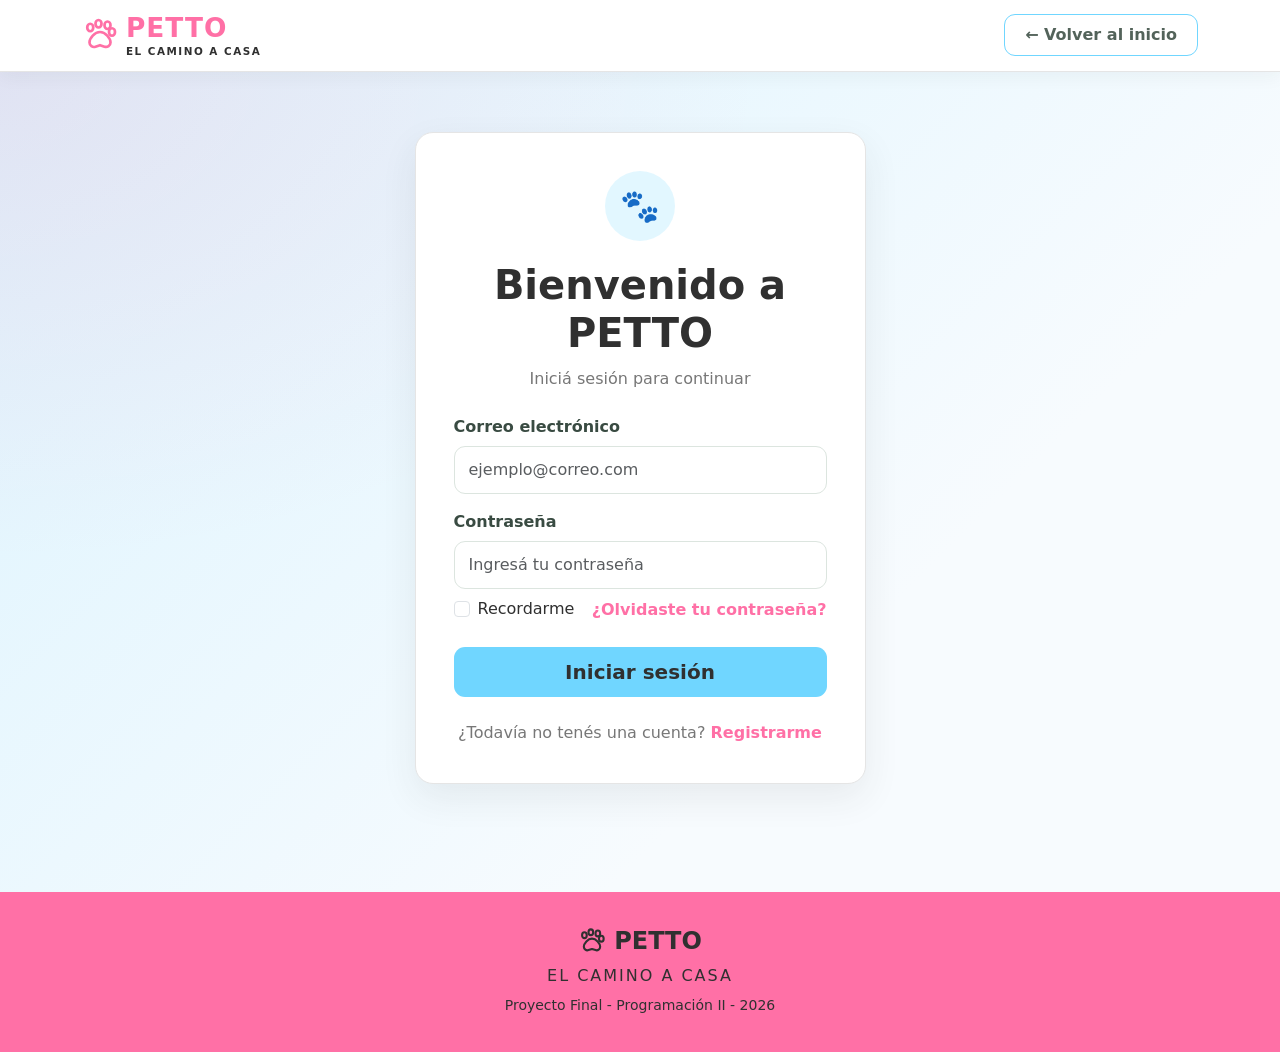
<file: Frontend/pages/dashboard.html>
<!DOCTYPE html>
<html lang="es">

<head>
    <meta charset="UTF-8">
    <meta name="viewport" content="width=device-width, initial-scale=1.0">

    <title>PETTO - Inicio</title>

    <!-- Bootstrap -->
    <link href="https://cdn.jsdelivr.net/npm/bootstrap@5.3.3/dist/css/bootstrap.min.css" rel="stylesheet">

    <!-- Nuestros estilos -->
    <link rel="stylesheet" href="css/estilos.css">
</head>

<body>

    <div class="dashboard">

        <!-- BARRA LATERAL -->
        <aside class="sidebar">

            <div class="sidebar-logo">
                <div class="sidebar-marca">
                    <svg class="petto-logo-icon" viewBox="0 0 24 24" aria-hidden="true">
                        <ellipse cx="5.5" cy="7" rx="2" ry="2.5"></ellipse>
                        <ellipse cx="11" cy="4.5" rx="2" ry="2.5"></ellipse>
                        <ellipse cx="17" cy="5.5" rx="2" ry="2.5"></ellipse>
                        <ellipse cx="20" cy="10" rx="2" ry="2.5"></ellipse>
                        <path d="M12 10c-3.5 0-7 4-7 7a3 3 0 0 0 4 2.8l3-1 3 1A3 3 0 0 0 19 17c0-3-3.5-7-7-7Z"></path>
                    </svg>
                    <span class="logo-petto">PETTO</span>
                </div>
                <p>EL CAMINO A CASA</p>
            </div>

        <nav class="menu">

    <!-- INICIO -->
    <a href="dashboard.html" class="menu-item activo" aria-current="page">
        <svg class="menu-icono" viewBox="0 0 24 24" aria-hidden="true">
            <path d="M3 10.5 12 3l9 7.5"></path>
            <path d="M5.5 9.5V21h13V9.5"></path>
            <path d="M9.5 21v-7h5v7"></path>
        </svg>
        <span>Inicio</span>
    </a>

    <!-- MIS MASCOTAS -->
    <a href="mascotas.html" class="menu-item">
        <svg class="menu-icono" viewBox="0 0 24 24" aria-hidden="true">
            <ellipse cx="5.5" cy="7" rx="2" ry="2.5"></ellipse>
            <ellipse cx="11" cy="4.5" rx="2" ry="2.5"></ellipse>
            <ellipse cx="17" cy="5.5" rx="2" ry="2.5"></ellipse>
            <ellipse cx="20" cy="10" rx="2" ry="2.5"></ellipse>
            <path d="M12 10c-3.5 0-7 4-7 7a3 3 0 0 0 4 2.8l3-1 3 1A3 3 0 0 0 19 17c0-3-3.5-7-7-7Z"></path>
        </svg>
        <span>Mis mascotas</span>
    </a>

    <!-- BUSCAR MASCOTAS -->
    <a href="buscar.html" class="menu-item">
        <svg class="menu-icono" viewBox="0 0 24 24" aria-hidden="true">
            <circle cx="10.5" cy="10.5" r="6.5"></circle>
            <path d="m16 16 5 5"></path>
        </svg>
        <span>Buscar mascotas</span>
    </a>

    <!-- REPORTAR EXTRAVÍO -->
    <a href="extravio.html" class="menu-item">
        <svg class="menu-icono" viewBox="0 0 24 24" aria-hidden="true">
            <path d="M12 3 22 20H2L12 3Z"></path>
            <path d="M12 9v5"></path>
            <path d="M12 17.5h.01"></path>
        </svg>
        <span>Reportar extravío</span>
    </a>

    <!-- REPORTES DE EXTRAVÍO -->
    <a href="extravios.html" class="menu-item">
        <svg class="menu-icono" viewBox="0 0 24 24" aria-hidden="true">
            <rect x="5" y="3" width="14" height="18" rx="2"></rect>
            <path d="M9 8h6"></path>
            <path d="M9 12h6"></path>
            <path d="M9 16h4"></path>
        </svg>
        <span>Reportes de extravío</span>
    </a>

    <!-- AVISTAMIENTOS -->
    <a href="avistamiento.html" class="menu-item">
        <svg class="menu-icono" viewBox="0 0 24 24" aria-hidden="true">
            <path d="M20 10c0 5-8 11-8 11S4 15 4 10a8 8 0 1 1 16 0Z"></path>
            <circle cx="12" cy="10" r="2.5"></circle>
        </svg>
        <span>Avistamientos</span>
    </a>

    <!-- AVISTAMIENTOS REGISTRADOS -->
    <a href="avistamientos.html" class="menu-item">
        <svg class="menu-icono" viewBox="0 0 24 24" aria-hidden="true">
            <path d="M2 12s4-7 10-7 10 7 10 7-4 7-10 7S2 12 2 12Z"></path>
            <circle cx="12" cy="12" r="3"></circle>
        </svg>
        <span>Avistamientos registrados</span>
    </a>

    <!-- MAPA -->
    <a href="mapa.html" class="menu-item">
        <svg class="menu-icono" viewBox="0 0 24 24" aria-hidden="true">
            <path d="m3 6 6-3 6 3 6-3v15l-6 3-6-3-6 3V6Z"></path>
            <path d="M9 3v15"></path>
            <path d="M15 6v15"></path>
        </svg>
        <span>Mapa</span>
    </a>

    <!-- MI PERFIL -->
    <a href="perfil.html" class="menu-item">
        <svg class="menu-icono" viewBox="0 0 24 24" aria-hidden="true">
            <circle cx="12" cy="8" r="4"></circle>
            <path d="M4 21a8 8 0 0 1 16 0"></path>
        </svg>
        <span>Mi perfil</span>
    </a>

</nav>


            <div class="sidebar-footer">
    <a href="login.html" class="menu-item cerrar-sesion">
        <svg class="menu-icono" viewBox="0 0 24 24" aria-hidden="true">
            <path d="M10 17l5-5-5-5"></path>
            <path d="M15 12H3"></path>
            <path d="M12 3h7a2 2 0 0 1 2 2v14a2 2 0 0 1-2 2h-7"></path>
        </svg>
        <span>Cerrar sesión</span>
    </a>
</div>

        </aside>


        <!-- CONTENIDO PRINCIPAL -->
        <main class="contenido-dashboard">

            <!-- ENCABEZADO -->
            <header class="dashboard-header">

                <div>
                    <h1>¡Bienvenida, <span id="nombreUsuario">...</span>! 🐾</h1>
                    <p>
                        Ayudemos a que cada mascota encuentre
                        <strong>el camino a casa.</strong>
                    </p>
                </div>

                <div class="usuario-dashboard">
                    👤
                    <span id="cuentaUsuario">Mi cuenta</span>
                </div>

            </header>


            <!-- TARJETAS PRINCIPALES -->
            <section class="tarjetas-dashboard">

                <!-- MIS MASCOTAS -->
                <div class="tarjeta-dashboard tarjeta-azul">

                    <div class="tarjeta-icono">
                        🐕
                    </div>

                    <div>
                        <h3>Mis mascotas</h3>
                        <p>
                            Registrá y administrá la información
                            de tus mascotas.
                        </p>

                        <a href="mascotas.html" class="btn-dashboard">
                            Ver mascotas
                        </a>
                    </div>

                </div>


                <!-- REPORTAR EXTRAVÍO -->
                <div class="tarjeta-dashboard tarjeta-rosa">

                    <div class="tarjeta-icono">
                        🚨
                    </div>

                    <div>
                        <h3>Reportar extravío</h3>
                        <p>
                            Informá si tu mascota se perdió para
                            ayudar a encontrarla.
                        </p>

                        <a href="extravio.html" class="btn-dashboard">
                            Reportar
                        </a>
                    </div>

                </div>


                <!-- MAPA -->
                <div class="tarjeta-dashboard tarjeta-naranja">

                    <div class="tarjeta-icono">
                        🗺️
                    </div>

                    <div>
                        <h3>Mapa</h3>
                        <p>
                            Consultá las ubicaciones de mascotas
                            y avistamientos.
                        </p>

                        <a href="mapa.html" class="btn-dashboard">
                            Ver mapa
                        </a>
                    </div>

                </div>

            </section>


            <!-- ACTIVIDAD RECIENTE -->
            <section class="actividad">

                <div class="titulo-seccion">

                    <h2>Actividad reciente</h2>

                </div>

                <div class="actividad-vacia">

                    <div class="actividad-icono">
                        📍
                    </div>

                    <h3>Todavía no hay actividad</h3>

                    <p>
                        Cuando registres una mascota, reportes un
                        extravío o agregues un avistamiento,
                        aparecerá aquí.
                    </p>

                </div>

            </section>


            <!-- MENSAJE -->
            <section class="mensaje-petto">

                <div>
                    <span class="mensaje-icono">💙</span>
                </div>

                <div>
                    <h3>Juntos podemos ayudar</h3>

                    <p>
                        Cada reporte y cada avistamiento puede
                        acercar una mascota perdida a su familia.
                    </p>
                </div>

            </section>

        </main>

    </div>


    <!-- Bootstrap JavaScript -->
    <script src="https://cdn.jsdelivr.net/npm/bootstrap@5.3.3/dist/js/bootstrap.bundle.min.js"></script>

    <script>
        // Recuperar la sesión guardada durante el inicio de sesión.
        const usuarioGuardado =
            sessionStorage.getItem("pettoUsuario") ||
            localStorage.getItem("pettoUsuario");

        // Si no hay sesión, volver al login.
        if (!usuarioGuardado) {
            window.location.replace("login.html");
        } else {
            try {
                const usuario = JSON.parse(usuarioGuardado);

                // Mostrar el nombre de la persona conectada.
                document.getElementById("nombreUsuario").textContent =
                    usuario.nombre || "Usuario";

                document.getElementById("cuentaUsuario").textContent =
                    usuario.nombre || "Mi cuenta";

            } catch (error) {
                // Si los datos guardados no son válidos, limpiar la sesión.
                sessionStorage.removeItem("pettoUsuario");
                localStorage.removeItem("pettoUsuario");
                window.location.replace("login.html");
            }
        }

        // Cerrar la sesión local.
        const botonCerrarSesion = document.querySelector(".cerrar-sesion");

        botonCerrarSesion.addEventListener("click", function (evento) {
            evento.preventDefault();

            sessionStorage.removeItem("pettoUsuario");
            localStorage.removeItem("pettoUsuario");

            window.location.replace("login.html");
        });
    </script>

</body>

</html>
</file>
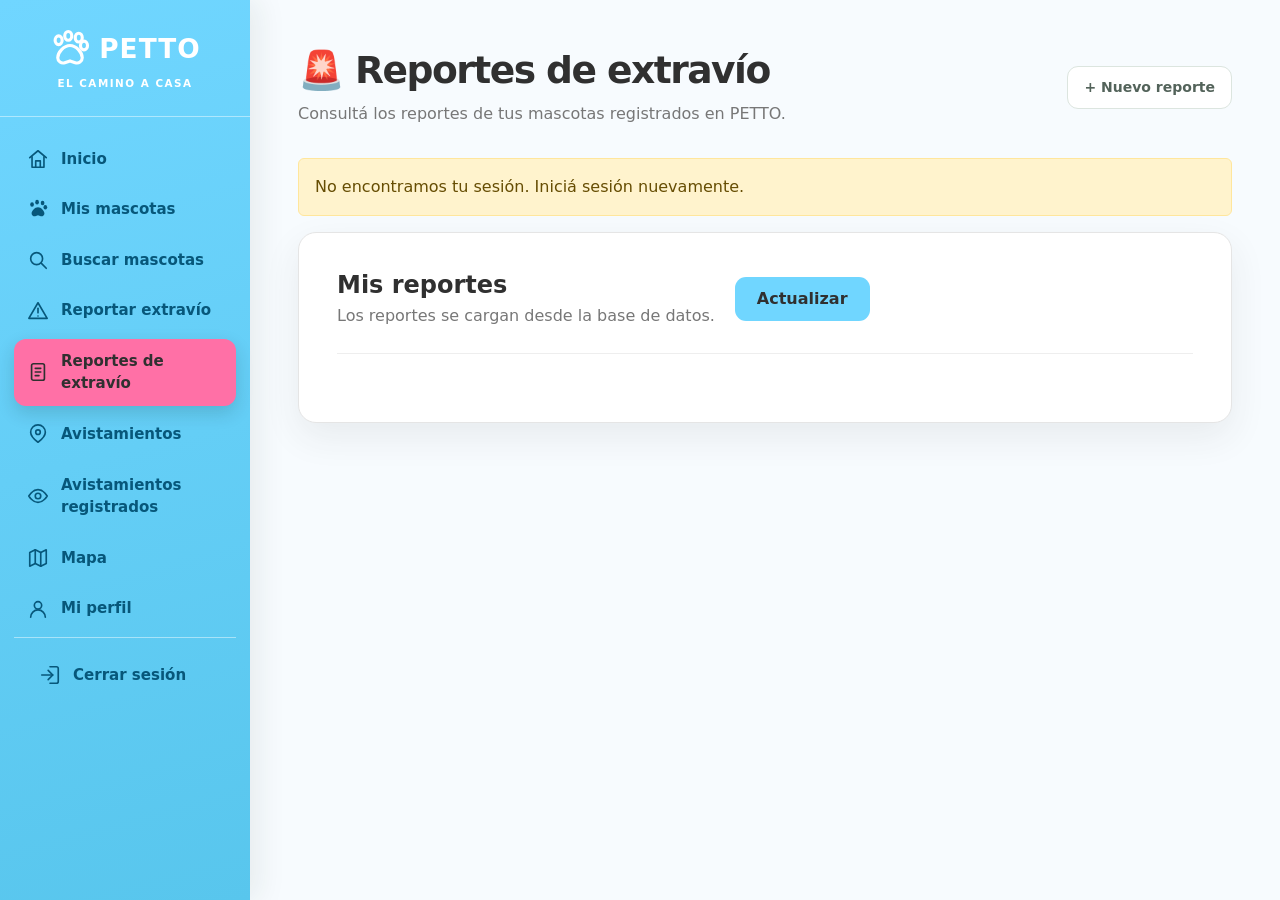
<file: Frontend/pages/extravios.html>
<!DOCTYPE html>
<html lang="es">
<head>
    <meta charset="UTF-8">
    <meta name="viewport" content="width=device-width, initial-scale=1.0">
    <title>PETTO - Reportes de extravío</title>

    <link href="https://cdn.jsdelivr.net/npm/bootstrap@5.3.3/dist/css/bootstrap.min.css"
          rel="stylesheet">
    <link rel="stylesheet" href="css/estilos.css">
</head>

<body>
    <div class="dashboard">

        <aside class="sidebar">
            <div class="sidebar-logo">
                <div class="sidebar-marca">
                    <svg class="petto-logo-icon" viewBox="0 0 24 24" aria-hidden="true">
                        <ellipse cx="5.5" cy="7" rx="2" ry="2.5"></ellipse>
                        <ellipse cx="11" cy="4.5" rx="2" ry="2.5"></ellipse>
                        <ellipse cx="17" cy="5.5" rx="2" ry="2.5"></ellipse>
                        <ellipse cx="20" cy="10" rx="2" ry="2.5"></ellipse>
                        <path d="M12 10c-3.5 0-7 4-7 7a3 3 0 0 0 4 2.8l3-1 3 1A3 3 0 0 0 19 17c0-3-3.5-7-7-7Z"></path>
                    </svg>
                    <span class="logo-petto">PETTO</span>
                </div>
                <p>EL CAMINO A CASA</p>
            </div>

            <nav class="menu">

    <!-- INICIO -->
    <a href="dashboard.html" class="menu-item">
        <svg class="menu-icono" viewBox="0 0 24 24" aria-hidden="true">
            <path d="M3 10.5 12 3l9 7.5"></path>
            <path d="M5.5 9.5V21h13V9.5"></path>
            <path d="M9.5 21v-7h5v7"></path>
        </svg>
        <span>Inicio</span>
    </a>

    <!-- MIS MASCOTAS -->
    <a href="mascotas.html" class="menu-item">
        <svg class="menu-icono" viewBox="0 0 24 24" aria-hidden="true">
            <ellipse cx="5.5" cy="7" rx="2" ry="2.5"></ellipse>
            <ellipse cx="11" cy="4.5" rx="2" ry="2.5"></ellipse>
            <ellipse cx="17" cy="5.5" rx="2" ry="2.5"></ellipse>
            <ellipse cx="20" cy="10" rx="2" ry="2.5"></ellipse>
            <path d="M12 10c-3.5 0-7 4-7 7a3 3 0 0 0 4 2.8l3-1 3 1A3 3 0 0 0 19 17c0-3-3.5-7-7-7Z"></path>
        </svg>
        <span>Mis mascotas</span>
    </a>

    <!-- BUSCAR MASCOTAS -->
    <a href="buscar.html" class="menu-item">
        <svg class="menu-icono" viewBox="0 0 24 24" aria-hidden="true">
            <circle cx="10.5" cy="10.5" r="6.5"></circle>
            <path d="m16 16 5 5"></path>
        </svg>
        <span>Buscar mascotas</span>
    </a>

    <!-- REPORTAR EXTRAVÍO -->
    <a href="extravio.html" class="menu-item">
        <svg class="menu-icono" viewBox="0 0 24 24" aria-hidden="true">
            <path d="M12 3 22 20H2L12 3Z"></path>
            <path d="M12 9v5"></path>
            <path d="M12 17.5h.01"></path>
        </svg>
        <span>Reportar extravío</span>
    </a>

    <!-- REPORTES DE EXTRAVÍO -->
    <a href="extravios.html" class="menu-item activo" aria-current="page">
        <svg class="menu-icono" viewBox="0 0 24 24" aria-hidden="true">
            <rect x="5" y="3" width="14" height="18" rx="2"></rect>
            <path d="M9 8h6"></path>
            <path d="M9 12h6"></path>
            <path d="M9 16h4"></path>
        </svg>
        <span>Reportes de extravío</span>
    </a>

    <!-- AVISTAMIENTOS -->
    <a href="avistamiento.html" class="menu-item">
        <svg class="menu-icono" viewBox="0 0 24 24" aria-hidden="true">
            <path d="M20 10c0 5-8 11-8 11S4 15 4 10a8 8 0 1 1 16 0Z"></path>
            <circle cx="12" cy="10" r="2.5"></circle>
        </svg>
        <span>Avistamientos</span>
    </a>

    <!-- AVISTAMIENTOS REGISTRADOS -->
    <a href="avistamientos.html" class="menu-item">
        <svg class="menu-icono" viewBox="0 0 24 24" aria-hidden="true">
            <path d="M2 12s4-7 10-7 10 7 10 7-4 7-10 7S2 12 2 12Z"></path>
            <circle cx="12" cy="12" r="3"></circle>
        </svg>
        <span>Avistamientos registrados</span>
    </a>

    <!-- MAPA -->
    <a href="mapa.html" class="menu-item">
        <svg class="menu-icono" viewBox="0 0 24 24" aria-hidden="true">
            <path d="m3 6 6-3 6 3 6-3v15l-6 3-6-3-6 3V6Z"></path>
            <path d="M9 3v15"></path>
            <path d="M15 6v15"></path>
        </svg>
        <span>Mapa</span>
    </a>

    <!-- MI PERFIL -->
    <a href="perfil.html" class="menu-item">
        <svg class="menu-icono" viewBox="0 0 24 24" aria-hidden="true">
            <circle cx="12" cy="8" r="4"></circle>
            <path d="M4 21a8 8 0 0 1 16 0"></path>
        </svg>
        <span>Mi perfil</span>
    </a>

   <div class="sidebar-footer">
    <a href="login.html" class="menu-item cerrar-sesion">
        <svg class="menu-icono" viewBox="0 0 24 24" aria-hidden="true">
            <path d="M10 17l5-5-5-5"></path>
            <path d="M15 12H3"></path>
            <path d="M12 3h7a2 2 0 0 1 2 2v14a2 2 0 0 1-2 2h-7"></path>
        </svg>
        <span>Cerrar sesión</span>
    </a>
</div>

        </nav>
    </aside>

</nav>
         

        <main class="contenido-dashboard">
            <header class="pagina-header">
                <div>
                    <h1>🚨 Reportes de extravío</h1>
                    <p>Consultá los reportes de tus mascotas registrados en PETTO.</p>
                </div>

                <a href="extravio.html" class="btn-volver">+ Nuevo reporte</a>
            </header>

            <div id="mensajeReportes" class="alert d-none" role="alert"></div>

            <section class="formulario-mascota">
                <div class="formulario-mascota-header">
                    <div>
                        <h2>Mis reportes</h2>
                        <p>Los reportes se cargan desde la base de datos.</p>
                    </div>
                    <button type="button" id="btnActualizar" class="btn-petto">
                        Actualizar
                    </button>
                </div>

                <div id="listaReportes" class="row g-4 mt-2">
                    <div class="col-12">
                        <p>Cargando reportes...</p>
                    </div>
                </div>
            </section>

            <!-- FORMULARIO PARA EDITAR REPORTES -->
            <dialog id="dialogEditarReporte"
                    class="border-0 rounded-4 shadow p-4"
                    style="width: min(95%, 520px);">

                <h2 class="h4 mb-3">✏️ Editar reporte de extravío</h2>

                <form id="formEditarReporte">

                    <input type="hidden" id="editarIdReporte">

                    <div class="mb-3">
                        <label for="editarFecha" class="form-label">Fecha</label>
                        <input type="date" id="editarFecha"
                            class="form-control" required>
                    </div>

                    <div class="mb-3">
                        <label for="editarHora" class="form-label">Hora</label>
                        <input type="time" id="editarHora"
                            class="form-control" required>
                    </div>

                    <div class="mb-3">
                        <label for="editarUbicacion" class="form-label">Ubicación</label>
                        <input type="text" id="editarUbicacion"
                            class="form-control" required>
                    </div>

                    <div class="row">
                        <div class="col-md-6 mb-3">
                            <label for="editarLatitud" class="form-label">Latitud</label>
                            <input type="number" id="editarLatitud"
                                class="form-control" step="any"
                                min="-90" max="90">
                        </div>

                        <div class="col-md-6 mb-3">
                            <label for="editarLongitud" class="form-label">Longitud</label>
                            <input type="number" id="editarLongitud"
                                class="form-control" step="any"
                                min="-180" max="180">
                        </div>
                    </div>

                    <div class="mb-3">
                        <label for="editarDescripcion" class="form-label">
                            Descripción
                        </label>
                        <textarea id="editarDescripcion"
                                class="form-control" rows="3"></textarea>
                    </div>

                    <div class="mb-3">
                        <label for="editarEstado" class="form-label">
                            Estado del reporte
                        </label>
                        <select id="editarEstado" class="form-select" required>
                            <option value="ACTIVO">ACTIVO - Mascota extraviada</option>
                            <option value="CERRADO">CERRADO - Reporte finalizado</option>
                        </select>
                    </div>

                    <div class="d-flex justify-content-end gap-2">
                        <button type="button" id="btnCancelarEdicion"
                                class="btn btn-secondary">
                            Cancelar
                        </button>

                        <button type="submit" id="btnGuardarEdicion"
                                class="btn btn-primary">
                            Guardar cambios
                        </button>
                    </div>

                </form>
            </dialog>
        </main>
    </div>

    <script>
        const API_REPORTES = "http://localhost:5174/api/ReportesExtravio";
        const API_MASCOTAS = "http://localhost:5174/api/Mascotas";

        const listaReportes = document.getElementById("listaReportes");
        const mensajeReportes = document.getElementById("mensajeReportes");
        const btnActualizar = document.getElementById("btnActualizar");
        let reportesDelUsuario = [];

        function obtenerToken() {
            const guardado =
                localStorage.getItem("pettoUsuario") ||
                sessionStorage.getItem("pettoUsuario");

            if (!guardado) return null;

            try {
                const usuario = JSON.parse(guardado);
                return usuario.token || usuario.accessToken || usuario.jwt || null;
            } catch {
                return null;
            }
        }

        function mostrarMensaje(texto, tipo) {
            mensajeReportes.textContent = texto;
            mensajeReportes.className = `alert alert-${tipo}`;
        }

        function escaparHTML(valor) {
            return String(valor ?? "").replace(/[&<>"']/g, caracter => ({
                "&": "&amp;",
                "<": "&lt;",
                ">": "&gt;",
                '"': "&quot;",
                "'": "&#39;"
            })[caracter]);
        }

        async function cargarReportes() {
            const token = obtenerToken();

            listaReportes.innerHTML = "<p>Cargando reportes...</p>";
            mensajeReportes.className = "alert d-none";
            btnActualizar.disabled = true;

            if (!token) {
                listaReportes.innerHTML = "";
                mostrarMensaje(
                    "No encontramos tu sesión. Iniciá sesión nuevamente.",
                    "warning"
                );
                btnActualizar.disabled = false;
                return;
            }

            try {
                const [respuestaReportes, respuestaMascotas] = await Promise.all([
                    fetch(API_REPORTES, {
                        headers: { Authorization: `Bearer ${token}` }
                    }),
                    fetch(API_MASCOTAS, {
                        headers: { Authorization: `Bearer ${token}` }
                    })
                ]);

                if (!respuestaReportes.ok) {
                    throw new Error(
                        respuestaReportes.status === 401 ||
                        respuestaReportes.status === 403
                            ? "Tu sesión venció o no tenés autorización."
                            : "No se pudieron consultar los reportes."
                    );
                }

                if (!respuestaMascotas.ok) {
                    throw new Error("No se pudieron consultar tus mascotas.");
                }

                const reportes = await respuestaReportes.json();
                const mascotas = await respuestaMascotas.json();

                if (!Array.isArray(reportes) || !Array.isArray(mascotas)) {
                    throw new Error("La API devolvió un formato de datos inesperado.");
                }

                // Identificar las mascotas del usuario autenticado.
                const idsMascotasPropias = new Set(
                    mascotas.map(mascota => Number(mascota.idMascota))
                );

                // Mostrar únicamente los reportes de esas mascotas.s
                const reportesPropios = reportes.filter(reporte =>
                    idsMascotasPropias.has(Number(reporte.idMascota))
                );

                reportesDelUsuario = reportesPropios;

                if (reportesPropios.length === 0){
                    listaReportes.innerHTML = `
                        <div class="col-12">
                            <div class="alert alert-info">
                                Todavía no hay reportes de extravío para mostrar.
                            </div>
                            <a href="extravio.html" class="btn-petto">
                                Registrar un reporte
                            </a>
                        </div>`;
                    return;
                }

                const mascotasPorId = new Map(
                    mascotas.map(mascota => [
                        Number(mascota.idMascota),
                        mascota
                    ])
                );

                listaReportes.innerHTML = reportesPropios.map(reporte => {
                    const mascota = mascotasPorId.get(Number(reporte.idMascota));
                    const nombreMascota = mascota
                        ? mascota.nombre
                        : `Mascota #${reporte.idMascota}`;

                    const especie = mascota?.especie || "Especie no disponible";
                    const raza = mascota?.raza || "Raza no especificada";
                    const estado = String(reporte.estado || "ACTIVO").toUpperCase();
                    const claseEstado = estado === "ACTIVO"
                        ? "text-bg-danger"
                        : "text-bg-secondary";

                    const fecha = reporte.fecha
                        ? escaparHTML(String(reporte.fecha).slice(0, 10))
                        : "No indicada";

                    const hora = reporte.hora
                        ? escaparHTML(String(reporte.hora).slice(0, 5))
                        : "No indicada";

                    return `
                        <div class="col-12 col-lg-6">
                            <article class="card h-100 shadow-sm">
                                <div class="card-body">
                                    <div class="d-flex justify-content-between align-items-start gap-2 mb-3">
                                        <h3 class="h5 mb-0">
                                            🐾 ${escaparHTML(nombreMascota)}
                                        </h3>
                                        <span class="badge ${claseEstado}">
                                            ${escaparHTML(estado)}
                                        </span>
                                    </div>

                                    <p class="mb-2">
                                        <strong>Especie:</strong>
                                        ${escaparHTML(especie)}
                                    </p>
                                    <p class="mb-2">
                                        <strong>Raza:</strong>
                                        ${escaparHTML(raza)}
                                    </p>
                                    <p class="mb-2">
                                        <strong>Fecha:</strong> ${fecha}
                                    </p>
                                    <p class="mb-2">
                                        <strong>Hora:</strong> ${hora}
                                    </p>
                                    <p class="mb-2">
                                        <strong>Ubicación:</strong>
                                        ${escaparHTML(reporte.ubicacion || "No indicada")}
                                    </p>
                                    <p class="mb-0">
                                        <strong>Descripción:</strong>
                                        ${escaparHTML(reporte.descripcion || "Sin descripción adicional")}
                                    </p>

                                    <div class="d-flex flex-wrap gap-2 mt-4">

                                    <button
                                        type="button"
                                        class="btn btn-outline-primary flex-fill btn-editar-reporte"
                                        data-id="${Number(reporte.idReporte)}">
                                        ✏️ Editar
                                    </button>

                                    <button
                                        type="button"
                                        class="btn btn-outline-danger flex-fill btn-eliminar-reporte"
                                        data-id="${Number(reporte.idReporte)}">
                                        🗑️ Eliminar
                                    </button>

                                </div>
                                </div>
                            </article>
                        </div>`;
                }).join("");

            } catch (error) {
                listaReportes.innerHTML = "";
                mostrarMensaje(error.message, "danger");
            } finally {
                btnActualizar.disabled = false;
            }
        }
        // ==========================================
        // EDITAR Y ELIMINAR REPORTES DE EXTRAVÍO
        // ==========================================

        const dialogEditarReporte =
            document.getElementById("dialogEditarReporte");

        const formEditarReporte =
            document.getElementById("formEditarReporte");

        const btnGuardarEdicion =
            document.getElementById("btnGuardarEdicion");

        document.getElementById("btnCancelarEdicion")
            .addEventListener("click", () => {
                dialogEditarReporte.close();
            });


        // ==========================================
        // DETECTAR LOS BOTONES DE LAS TARJETAS
        // ==========================================

        listaReportes.addEventListener("click", function (evento) {

            const botonEditar = evento.target.closest(".btn-editar-reporte");
            const botonEliminar = evento.target.closest(".btn-eliminar-reporte");

            if (botonEditar) {
                const id = Number(botonEditar.dataset.id);
                abrirEdicionReporte(id);
            }

            if (botonEliminar) {
                const id = Number(botonEliminar.dataset.id);
                eliminarReporte(id);
            }

        });


        // ==========================================
        // ABRIR FORMULARIO DE EDICIÓN
        // ==========================================

        function abrirEdicionReporte(id) {

            const reporte = reportesDelUsuario.find(r =>
                Number(r.idReporte) === id
            );

            if (!reporte) {
                mostrarMensaje("No se encontró el reporte seleccionado.", "warning");
                return;
            }

            document.getElementById("editarIdReporte").value =
                reporte.idReporte;

            document.getElementById("editarFecha").value =
                reporte.fecha ? String(reporte.fecha).slice(0, 10) : "";

            document.getElementById("editarHora").value =
                reporte.hora ? String(reporte.hora).slice(0, 5) : "";

            document.getElementById("editarUbicacion").value =
                reporte.ubicacion || "";

            document.getElementById("editarLatitud").value =
                reporte.latitud ?? "";

            document.getElementById("editarLongitud").value =
                reporte.longitud ?? "";

            document.getElementById("editarDescripcion").value =
                reporte.descripcion || "";

            document.getElementById("editarEstado").value =
                String(reporte.estado || "ACTIVO").toUpperCase();

            dialogEditarReporte.showModal();
        }


        // ==========================================
        // GUARDAR CAMBIOS
        // ==========================================

        formEditarReporte.addEventListener("submit", async function (evento) {

            evento.preventDefault();

            const token = obtenerToken();

            if (!token) {
                mostrarMensaje("Debés iniciar sesión nuevamente.", "warning");
                return;
            }

            const id = document.getElementById("editarIdReporte").value;

            const fecha = document.getElementById("editarFecha").value;
            const hora = document.getElementById("editarHora").value;

            const latitudTexto =
                document.getElementById("editarLatitud").value;

            const longitudTexto =
                document.getElementById("editarLongitud").value;

            const datos = {
                fecha: fecha,
                hora: hora.length === 5 ? hora + ":00" : hora,
                ubicacion: document.getElementById("editarUbicacion").value.trim(),
                latitud: latitudTexto === "" ? null : Number(latitudTexto),
                longitud: longitudTexto === "" ? null : Number(longitudTexto),
                descripcion: document.getElementById("editarDescripcion").value.trim(),
                estado: document.getElementById("editarEstado").value
            };

            btnGuardarEdicion.disabled = true;

            try {

                const respuesta = await fetch(
                    API_REPORTES + "/" + id,
                    {
                        method: "PUT",
                        headers: {
                            "Authorization": "Bearer " + token,
                            "Content-Type": "application/json"
                        },
                        body: JSON.stringify(datos)
                    }
                );

                const resultado = await respuesta.json();

                if (!respuesta.ok) {
                    throw new Error(
                        resultado.mensaje || "No se pudo actualizar el reporte."
                    );
                }

                dialogEditarReporte.close();

                await cargarReportes();

                mostrarMensaje(
                    "Reporte actualizado correctamente.",
                    "success"
                );

            } catch (error) {

                console.error("Error al editar reporte:", error);
                mostrarMensaje(error.message, "danger");

            } finally {

                btnGuardarEdicion.disabled = false;

            }

        });


        // ==========================================
        // ELIMINAR REPORTE
        // ==========================================

        async function eliminarReporte(id) {

            const confirmado = confirm(
                "¿Estás seguro de que querés eliminar este reporte?\n\n" +
                "Esta acción no se puede deshacer.\n" +
                "Los reportes con avistamientos asociados no se pueden eliminar."
            );

            if (!confirmado) {
                return;
            }

            const token = obtenerToken();

            if (!token) {
                mostrarMensaje("Debés iniciar sesión nuevamente.", "warning");
                return;
            }

            try {

                const respuesta = await fetch(
                    API_REPORTES + "/" + id,
                    {
                        method: "DELETE",
                        headers: {
                            "Authorization": "Bearer " + token
                        }
                    }
                );

                const resultado = await respuesta.json();

                if (!respuesta.ok) {
                    throw new Error(
                        resultado.mensaje || "No se pudo eliminar el reporte."
                    );
                }

                await cargarReportes();

                mostrarMensaje(
                    "Reporte eliminado correctamente.",
                    "success"
                );

            } catch (error) {

                console.error("Error al eliminar reporte:", error);
                mostrarMensaje(error.message, "danger");

            }

        }
        btnActualizar.addEventListener("click", cargarReportes);
        document.addEventListener("DOMContentLoaded", cargarReportes);
    </script>
</body>
</html>
</file>
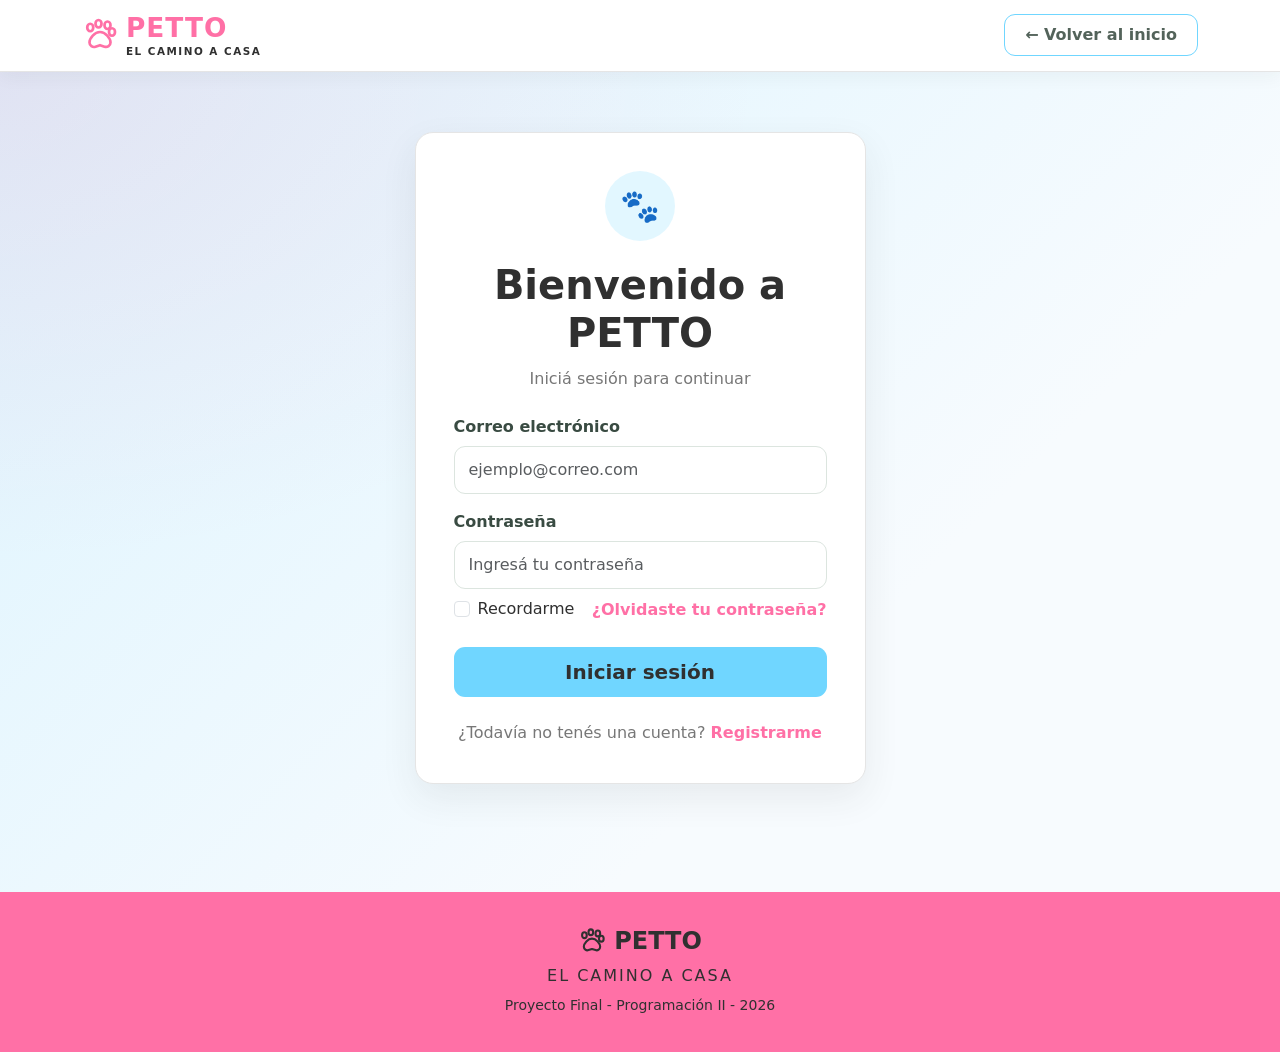
<file: Frontend/pages/login.html>
<!DOCTYPE html>
<html lang="es">

<head>

    <meta charset="UTF-8">

    <meta name="viewport" content="width=device-width, initial-scale=1.0">

    <title>Iniciar sesión | PETTO</title>

    <!-- Bootstrap -->
    <link 
        href="https://cdn.jsdelivr.net/npm/bootstrap@5.3.3/dist/css/bootstrap.min.css"
        rel="stylesheet">

    <!-- Estilos de PETTO -->
    <link rel="stylesheet" href="css/estilos.css">

</head>


<body>


    <!-- =========================
         NAVEGACIÓN
    ========================== -->

    <nav class="navbar navbar-expand-lg bg-white shadow-sm">

        <div class="container">

            <!-- LOGO -->

            <a class="navbar-brand d-inline-flex align-items-center gap-2" href="index.html">

                <svg class="petto-logo-icon" viewBox="0 0 24 24" aria-hidden="true">
                    <ellipse cx="5.5" cy="7" rx="2" ry="2.5"></ellipse>
                    <ellipse cx="11" cy="4.5" rx="2" ry="2.5"></ellipse>
                    <ellipse cx="17" cy="5.5" rx="2" ry="2.5"></ellipse>
                    <ellipse cx="20" cy="10" rx="2" ry="2.5"></ellipse>
                    <path d="M12 10c-3.5 0-7 4-7 7a3 3 0 0 0 4 2.8l3-1 3 1A3 3 0 0 0 19 17c0-3-3.5-7-7-7Z"></path>
                </svg>
                <span class="d-flex flex-column">
                    <span class="logo-petto">PETTO</span>
                    <small class="lema">EL CAMINO A CASA</small>
                </span>

                
            </a>


            <!-- VOLVER AL INICIO -->

            <a 
                href="index.html"
                class="btn btn-outline-petto">

                ← Volver al inicio

            </a>

        </div>

    </nav>



    <!-- =========================
         FORMULARIO LOGIN
    ========================== -->

    <main class="formulario-pagina">

        <div class="container">

            <div class="row justify-content-center">

                <div class="col-lg-5 col-md-7">

                    <div class="formulario-card">


                        <!-- ENCABEZADO -->

                        <div class="text-center mb-4">

                            <div class="formulario-icono">

                                🐾

                            </div>


                            <h1>

                                Bienvenido a PETTO

                            </h1>


                            <p>

                                Iniciá sesión para continuar

                            </p>

                        </div>



                        <!-- =========================
                             FORMULARIO
                        ========================== -->

                        <form id="formLogin">
                            <div id="mensajeLogin" class="alert d-none" role="alert"></div>


                            <!-- EMAIL -->

                            <div class="mb-3">

                                <label 
                                    for="email"
                                    class="form-label">

                                    Correo electrónico

                                </label>


                                <input 
                                    type="email"
                                    id="email"
                                    name="email"
                                    class="form-control"
                                    placeholder="ejemplo@correo.com"
                                    required>

                            </div>



                            <!-- CONTRASEÑA -->

                            <div class="mb-2">

                                <label 
                                    for="password"
                                    class="form-label">

                                    Contraseña

                                </label>


                                <input 
                                    type="password"
                                    id="password"
                                    name="password"
                                    class="form-control"
                                    placeholder="Ingresá tu contraseña"
                                    required>

                            </div>



                            <!-- RECORDAR + RECUPERAR -->

                            <div class="d-flex justify-content-between align-items-center mb-4">


                                <div class="form-check">

                                    <input 
                                        type="checkbox"
                                        class="form-check-input"
                                        id="recordarme">

                                    <label 
                                        class="form-check-label"
                                        for="recordarme">

                                        Recordarme

                                    </label>

                                </div>


                                <a 
                                    href="#"
                                    class="enlace-petto">

                                    ¿Olvidaste tu contraseña?

                                </a>

                            </div>



                            <!-- BOTÓN LOGIN -->

                            <div class="d-grid">

                                <button 
                                    type="submit"
                                    class="btn btn-petto btn-lg">

                                    Iniciar sesión

                                </button>

                            </div>


                        </form>



                        <!-- =========================
                             REGISTRO
                        ========================== -->

                        <div class="text-center mt-4">

                            <p class="mb-0">

                                ¿Todavía no tenés una cuenta?

                                <a 
                                    href="registro.html"
                                    class="enlace-petto">

                                    Registrarme

                                </a>

                            </p>

                        </div>


                    </div>

                </div>

            </div>

        </div>

    </main>



    <!-- =========================
         FOOTER
    ========================== -->

    <footer class="footer">

        <div class="container text-center">

            <h4 class="d-inline-flex align-items-center gap-2">
                <svg class="petto-logo-icon" viewBox="0 0 24 24" aria-hidden="true">
                    <ellipse cx="5.5" cy="7" rx="2" ry="2.5"></ellipse>
                    <ellipse cx="11" cy="4.5" rx="2" ry="2.5"></ellipse>
                    <ellipse cx="17" cy="5.5" rx="2" ry="2.5"></ellipse>
                    <ellipse cx="20" cy="10" rx="2" ry="2.5"></ellipse>
                    <path d="M12 10c-3.5 0-7 4-7 7a3 3 0 0 0 4 2.8l3-1 3 1A3 3 0 0 0 19 17c0-3-3.5-7-7-7Z"></path>
                </svg>
                PETTO
            </h4>

            <p>
                EL CAMINO A CASA
            </p>

            <small>
                Proyecto Final - Programación II - 2026
            </small>

        </div>

    </footer>

    <script src="js/login.js"></script>

</body>

</html>
</file>
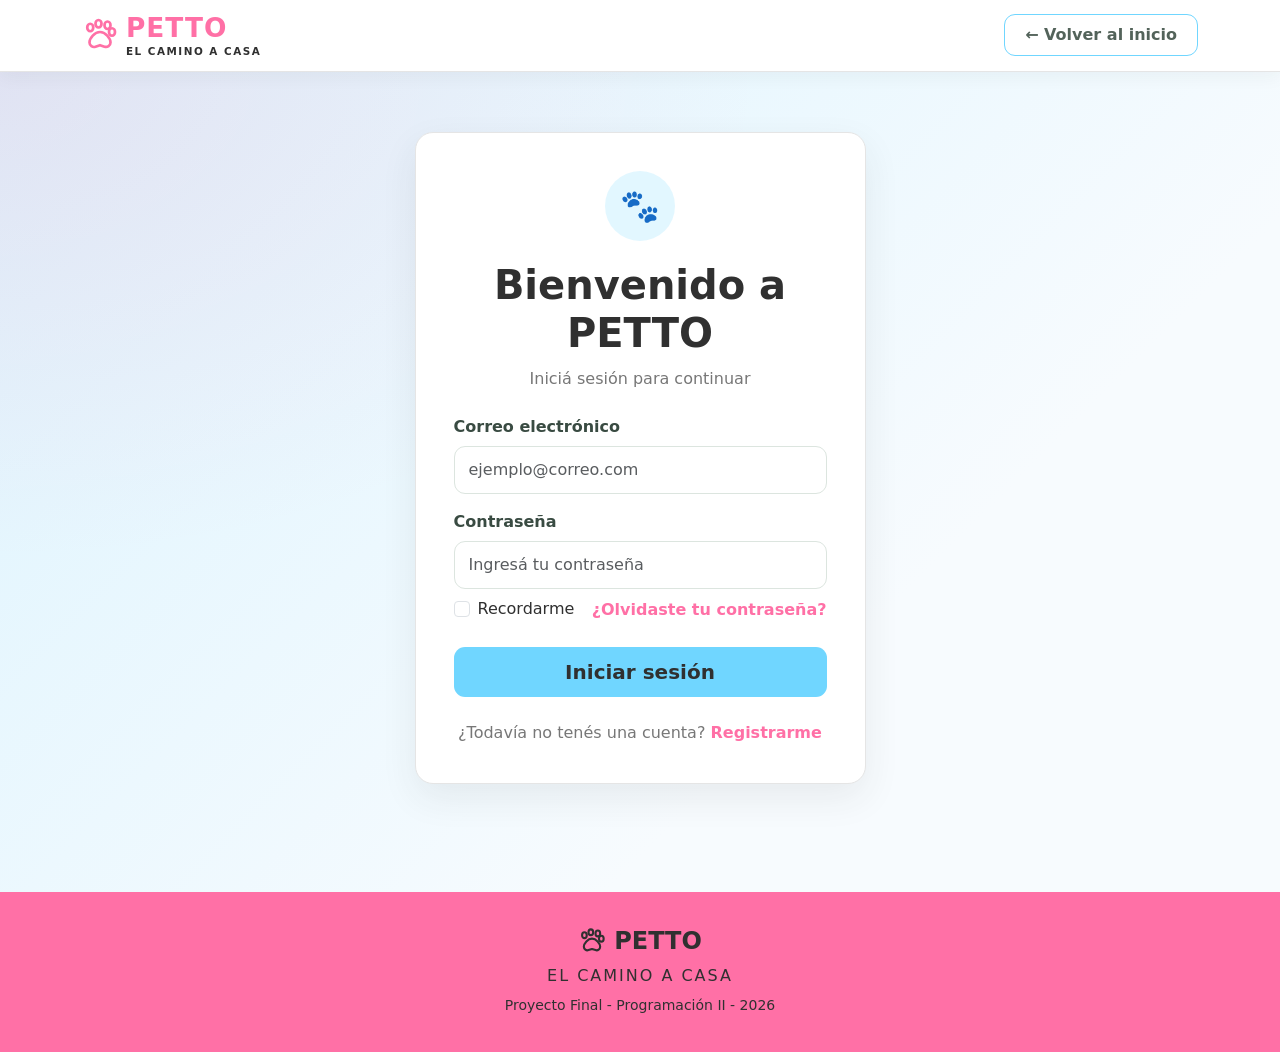
<file: Frontend/pages/mascota.html>
<!DOCTYPE html>
<html lang="es">

<head>
    <meta charset="UTF-8">
    <meta name="viewport" content="width=device-width, initial-scale=1.0">

    <title>PETTO - Información de mascota</title>

    <!-- Bootstrap -->
    <link
        href="https://cdn.jsdelivr.net/npm/bootstrap@5.3.3/dist/css/bootstrap.min.css"
        rel="stylesheet"
    >

    <!-- Estilos PETTO -->
    <link rel="stylesheet" href="css/estilos.css">
</head>

<body>

    <div class="dashboard">

        <!-- =====================================
             BARRA LATERAL
        ====================================== -->

        <aside class="sidebar">

            <div class="sidebar-logo">
                <div class="sidebar-marca">
                    <svg class="petto-logo-icon" viewBox="0 0 24 24" aria-hidden="true">
                        <ellipse cx="5.5" cy="7" rx="2" ry="2.5"></ellipse>
                        <ellipse cx="11" cy="4.5" rx="2" ry="2.5"></ellipse>
                        <ellipse cx="17" cy="5.5" rx="2" ry="2.5"></ellipse>
                        <ellipse cx="20" cy="10" rx="2" ry="2.5"></ellipse>
                        <path d="M12 10c-3.5 0-7 4-7 7a3 3 0 0 0 4 2.8l3-1 3 1A3 3 0 0 0 19 17c0-3-3.5-7-7-7Z"></path>
                    </svg>
                    <span class="logo-petto">PETTO</span>
                </div>

                <p>EL CAMINO A CASA</p>

            </div>


          
<nav class="menu">

    <!-- INICIO -->
    <a href="dashboard.html" class="menu-item">
        <svg class="menu-icono" viewBox="0 0 24 24" aria-hidden="true">
            <path d="M3 10.5 12 3l9 7.5"></path>
            <path d="M5.5 9.5V21h13V9.5"></path>
            <path d="M9.5 21v-7h5v7"></path>
        </svg>
        <span>Inicio</span>
    </a>

    <!-- MIS MASCOTAS -->
    <a href="mascotas.html" class="menu-item activo" aria-current="page">
        <svg class="menu-icono" viewBox="0 0 24 24" aria-hidden="true">
            <ellipse cx="5.5" cy="7" rx="2" ry="2.5"></ellipse>
            <ellipse cx="11" cy="4.5" rx="2" ry="2.5"></ellipse>
            <ellipse cx="17" cy="5.5" rx="2" ry="2.5"></ellipse>
            <ellipse cx="20" cy="10" rx="2" ry="2.5"></ellipse>
            <path d="M12 10c-3.5 0-7 4-7 7a3 3 0 0 0 4 2.8l3-1 3 1A3 3 0 0 0 19 17c0-3-3.5-7-7-7Z"></path>
        </svg>
        <span>Mis mascotas</span>
    </a>

    <!-- BUSCAR MASCOTAS -->
    <a href="buscar.html" class="menu-item">
        <svg class="menu-icono" viewBox="0 0 24 24" aria-hidden="true">
            <circle cx="10.5" cy="10.5" r="6.5"></circle>
            <path d="m16 16 5 5"></path>
        </svg>
        <span>Buscar mascotas</span>
    </a>

    <!-- REPORTAR EXTRAVÍO -->
    <a href="extravio.html" class="menu-item">
        <svg class="menu-icono" viewBox="0 0 24 24" aria-hidden="true">
            <path d="M12 3 22 20H2L12 3Z"></path>
            <path d="M12 9v5"></path>
            <path d="M12 17.5h.01"></path>
        </svg>
        <span>Reportar extravío</span>
    </a>

    <!-- REPORTES DE EXTRAVÍO -->
    <a href="extravios.html" class="menu-item">
        <svg class="menu-icono" viewBox="0 0 24 24" aria-hidden="true">
            <rect x="5" y="3" width="14" height="18" rx="2"></rect>
            <path d="M9 8h6"></path>
            <path d="M9 12h6"></path>
            <path d="M9 16h4"></path>
        </svg>
        <span>Reportes de extravío</span>
    </a>

    <!-- AVISTAMIENTOS -->
    <a href="avistamiento.html" class="menu-item">
        <svg class="menu-icono" viewBox="0 0 24 24" aria-hidden="true">
            <path d="M20 10c0 5-8 11-8 11S4 15 4 10a8 8 0 1 1 16 0Z"></path>
            <circle cx="12" cy="10" r="2.5"></circle>
        </svg>
        <span>Avistamientos</span>
    </a>

    <!-- AVISTAMIENTOS REGISTRADOS -->
    <a href="avistamientos.html" class="menu-item">
        <svg class="menu-icono" viewBox="0 0 24 24" aria-hidden="true">
            <path d="M2 12s4-7 10-7 10 7 10 7-4 7-10 7S2 12 2 12Z"></path>
            <circle cx="12" cy="12" r="3"></circle>
        </svg>
        <span>Avistamientos registrados</span>
    </a>

    <!-- MAPA -->
    <a href="mapa.html" class="menu-item">
        <svg class="menu-icono" viewBox="0 0 24 24" aria-hidden="true">
            <path d="m3 6 6-3 6 3 6-3v15l-6 3-6-3-6 3V6Z"></path>
            <path d="M9 3v15"></path>
            <path d="M15 6v15"></path>
        </svg>
        <span>Mapa</span>
    </a>

    <!-- MI PERFIL -->
    <a href="perfil.html" class="menu-item">
        <svg class="menu-icono" viewBox="0 0 24 24" aria-hidden="true">
            <circle cx="12" cy="8" r="4"></circle>
            <path d="M4 21a8 8 0 0 1 16 0"></path>
        </svg>
        <span>Mi perfil</span>
    </a>

</nav>


            <div class="sidebar-footer">
    <a href="login.html" class="menu-item cerrar-sesion">
        <svg class="menu-icono" viewBox="0 0 24 24" aria-hidden="true">
            <path d="M10 17l5-5-5-5"></path>
            <path d="M15 12H3"></path>
            <path d="M12 3h7a2 2 0 0 1 2 2v14a2 2 0 0 1-2 2h-7"></path>
        </svg>
        <span>Cerrar sesión</span>
    </a>
</div>

        </aside>


        <!-- =====================================
             CONTENIDO PRINCIPAL
        ====================================== -->

        <main class="contenido-dashboard">
            <div id="mensajeFicha" class="alert d-none" role="alert"></div>


            <!-- ENCABEZADO -->

            <header class="pagina-header">

                <div>

                    <h1 id="tituloMascota">🐾 Información de mascota</h1>

                    <p>
                        Información detallada de tu mascota.
                    </p>

                </div>

                <a href="mascotas.html" class="btn-volver">
                    ← Volver a mis mascotas
                </a>

            </header>


            <!-- =====================================
                 PERFIL DE LA MASCOTA
            ====================================== -->

            <section class="perfil-mascota">


                <!-- FOTO -->

                <div class="perfil-mascota-foto">

                   <div class="foto-principal" id="fotoPrincipalMascota">
                        🐶
                    </div>

                    <span class="estado-mascota estado-encontrada">
                        ✓ Mascota registrada
                    </span>

                </div>


                <!-- INFORMACIÓN -->

                <div class="perfil-mascota-info">

                    <h2 id="nombreMascota">Cargando...</h2>

                    <p class="descripcion-mascota" id="descripcionMascota">
                        cargando información...
                    </p>


                    <div class="datos-mascota">

                        <div class="dato-mascota">

                            <span class="dato-icono">
                                🐶
                            </span>

                            <div>
                                <small>Especie</small>
                                <strong id="especieMascota">—</strong>
                            </div>

                        </div>


                        <div class="dato-mascota">

                            <span class="dato-icono">
                                🏷️
                            </span>

                            <div>
                                <small>Raza</small>
                                <strong id="razaMascota">—</strong>
                            </div>

                        </div>


                        <div class="dato-mascota">

                            <span class="dato-icono">
                                ⚥
                            </span>

                            <div>
                                <small>Sexo</small>
                                <strong id="sexoMascota">—</strong>
                            </div>

                        </div>


                        <div class="dato-mascota">

                            <span class="dato-icono">
                                🎂
                            </span>

                            <div>
                                <small>Edad</small>
                                <strong id="edadMascota">—</strong>
                            </div>

                        </div>


                        <div class="dato-mascota">

                            <span class="dato-icono">
                                🎨
                            </span>

                            <div>
                                <small>Color / pelaje</small>
                                <strong id="colorMascota">—</strong>
                            </div>

                        </div>


                    </div>


                    <!-- BOTONES -->

                    <div class="acciones-mascota">

                        <button class="btn-editar">
                            ✏️ Editar información
                        </button>

                        <a href="extravio.html" class="btn-petto">
                            🚨 Reportar extravío
                        </a>

                    </div>
                    
                    <div id="formularioEdicion" class="card p-3 mt-3" hidden>
                        <h3>Editar información</h3>

                        <form id="formEditarMascota">
                            <div class="mb-3">
                                <label for="editarNombre" class="form-label">Nombre</label>
                                <input id="editarNombre" class="form-control" required>
                            </div>

                            <div class="mb-3">
                                <label for="editarEspecie" class="form-label">Especie</label>
                                <input id="editarEspecie" class="form-control" required>
                            </div>

                            <div class="mb-3">
                                <label for="editarRaza" class="form-label">Raza</label>
                                <input id="editarRaza" class="form-control">
                            </div>

                            <div class="mb-3">
                                <label for="editarSexo" class="form-label">Sexo</label>
                                <input id="editarSexo" class="form-control">
                            </div>

                            <div class="mb-3">
                                <label for="editarFecha" class="form-label">Fecha de nacimiento</label>
                                <input id="editarFecha" type="date" class="form-control">
                            </div>

                            <div class="mb-3">
                                <label for="editarColor" class="form-label">Color</label>
                                <input id="editarColor" class="form-control">
                            </div>

                            <div class="mb-3">
                                <label for="editarTamaño" class="form-label">Tamaño</label>
                                <input id="editarTamaño" class="form-control">
                            </div>

                            <div class="mb-3">
                                <label for="editarPeso" class="form-label">Peso en kg</label>
                                <input id="editarPeso" type="number" min="0"
                                    step="0.01" class="form-control">
                            </div>

                            <div class="mb-3">
                                <label for="editarCaracteristicas" class="form-label">
                                    Características
                                </label>
                                <textarea id="editarCaracteristicas"
                                        class="form-control" rows="3"></textarea>
                            </div>

                            <button type="submit" class="btn btn-primary">
                                Guardar cambios
                            </button>

                            <button type="button" id="cancelarEdicion"
                                    class="btn btn-secondary">
                                Cancelar
                            </button>
                        </form>
                    </div>

                    <div class="mt-3">
                        <button type="button" id="eliminarMascota"
                                class="btn btn-danger">
                            Eliminar mascota
                        </button>
                    </div>


                </div>

            </section>


            <!-- =====================================
                 CARACTERÍSTICAS
            ====================================== -->

            <section class="seccion-info-mascota">

                <div class="titulo-info-mascota">

                    <span>🔎</span>

                    <h2>Características particulares</h2>

                </div>


                <div class="caracteristicas-box">

                    <p id="caracteristicasMascota">
                        Cargando características...
                    </p>

                </div>

            </section>


            <!-- =====================================
                 INFORMACIÓN DE SALUD
            ====================================== -->

            <section class="seccion-info-mascota">

                <div class="titulo-info-mascota">

                    <span>❤️</span>

                    <h2>Información de salud</h2>

                </div>


                <div class="salud-grid">


                    <div class="salud-card">

                        <span>💉</span>

                        <div>

                            <small>Vacunación</small>

                            <strong>Al día</strong>

                        </div>

                    </div>


                    <div class="salud-card">

                        <span>⚖️</span>

                        <div>

                            <small>Peso aproximado</small>

                            <strong>25 kg</strong>

                        </div>

                    </div>


                    <div class="salud-card">

                        <span>🩺</span>

                        <div>

                            <small>Veterinario</small>

                            <strong>Sin registrar</strong>

                        </div>

                    </div>


                </div>

            </section>


            <!-- =====================================
                 ESTADO DE LA MASCOTA
            ====================================== -->

            <section class="seccion-info-mascota">

                <div class="titulo-info-mascota">

                    <span>📍</span>

                    <h2>Estado de localización</h2>

                </div>


                <div class="estado-localizacion">

                    <div class="estado-localizacion-icono">
                        🏠
                    </div>

                    <div>

                        <h3>En casa</h3>

                        <p>
                            Actualmente no existe ningún reporte
                            de extravío para esta mascota.
                        </p>

                    </div>

                </div>


                <div class="acciones-localizacion">

                    <a href="extravio.html" class="btn-petto">
                        🚨 Reportar que se perdió
                    </a>

                    <a href="mapa.html" class="btn-volver">
                        🗺️ Ver mapa
                    </a>

                </div>

            </section>


        </main>

    </div>


    <!-- Bootstrap JS -->

    <script
        src="https://cdn.jsdelivr.net/npm/bootstrap@5.3.3/dist/js/bootstrap.bundle.min.js">
    </script>

    
    <script>
       
          
const API_MASCOTAS = "http://localhost:5174/api/Mascotas";

let mascotaActual = null;

// ========================================
// 1. RECUPERAR LA SESIÓN DEL USUARIO
// ========================================

const usuarioGuardado =
    sessionStorage.getItem("pettoUsuario") ||
    localStorage.getItem("pettoUsuario");

let usuarioActual = null;

try {
    if (usuarioGuardado) {
        usuarioActual = JSON.parse(usuarioGuardado);
    }
} catch (error) {
    console.error("Error al recuperar la sesión:", error);
}

if (!usuarioActual || !usuarioActual.idUsuario || !usuarioActual.token) {
    sessionStorage.removeItem("pettoUsuario");
    localStorage.removeItem("pettoUsuario");
    window.location.replace("login.html");
} else {
    document.addEventListener("DOMContentLoaded", cargarFicha);
}

// ========================================
// 2. MOSTRAR MENSAJES DE ERROR
// ========================================

function mostrarError(texto) {
    const mensaje = document.getElementById("mensajeFicha");

    if (mensaje) {
        mensaje.textContent = texto;
        mensaje.className = "alert alert-danger";
    } else {
        alert(texto);
    }
}

// ========================================
// MOSTRAR FOTOGRAFÍA DE LA MASCOTA
// ========================================
function mostrarFotoMascota(mascota) {

    const contenedor = document.getElementById("fotoPrincipalMascota");

    if (!contenedor) {
        return;
    }

    const emojiMascota =
        mascota.especie?.toLowerCase() === "gato"
            ? "🐱"
            : "🐶";

    function mostrarEmoji() {
        contenedor.replaceChildren();
        contenedor.textContent = emojiMascota;
    }

    if (!mascota.rutaFoto) {
        mostrarEmoji();
        return;
    }

    const imagen = document.createElement("img");

    imagen.src = "http://localhost:5174" + mascota.rutaFoto;
    imagen.alt = "Fotografía de " + (mascota.nombre || "la mascota");

    imagen.style.width = "100%";
    imagen.style.height = "100%";
    imagen.style.objectFit = "cover";
    imagen.style.borderRadius = "12px";

    imagen.onerror = mostrarEmoji;

    contenedor.replaceChildren(imagen);
}

// ========================================
// 3. CARGAR LA FICHA DE LA MASCOTA
// ========================================

async function cargarFicha() {
    const parametros = new URLSearchParams(window.location.search);
    const id = parametros.get("id");

    // Validar el ID recibido en la URL.
    if (!id || !/^\d+$/.test(id) || Number(id) < 1) {
        mostrarError("No se indicó un ID de mascota válido.");
        return;
    }

    try {
        
        const respuesta = await fetch(
            `${API_MASCOTAS}/${encodeURIComponent(id)}`,
            {
                headers: {
                    "Authorization": `Bearer ${usuarioActual.token}`
                }
            }
        );
        

        if (respuesta.status === 404) {
            mostrarError("No se encontró la mascota solicitada.");
            return;
        }

        if (!respuesta.ok) {
            throw new Error("La API devolvió un error.");
        }

        mascotaActual = await respuesta.json();

        // Verificar que la mascota corresponda al usuario conectado.
        if (
            Number(mascotaActual.idUsuario) !==
            Number(usuarioActual.idUsuario)
        ) {
            mascotaActual = null;

            mostrarError(
                "No tenés permiso para consultar esta mascota."
            );

            return;
        }

        const mascota = mascotaActual;
        mostrarFotoMascota(mascota);

        // Mostrar los datos principales.
        document.getElementById("tituloMascota").textContent =
            "🐾 Información de " + (mascota.nombre || "tu mascota");

        document.getElementById("nombreMascota").textContent =
            mascota.nombre || "Sin nombre";

        document.getElementById("descripcionMascota").textContent =
            mascota.caracteristicas || "Sin descripción registrada.";

        document.getElementById("especieMascota").textContent =
            mascota.especie || "Sin registrar";

        document.getElementById("razaMascota").textContent =
            mascota.raza || "Sin registrar";

        document.getElementById("sexoMascota").textContent =
            mascota.sexo || "Sin registrar";

        document.getElementById("colorMascota").textContent =
            mascota.color || "Sin registrar";

        document.getElementById("edadMascota").textContent =
            calcularEdad(mascota.fechaNacimiento);

        document.getElementById("caracteristicasMascota").textContent =
            mascota.caracteristicas || "No hay características registradas.";

        // Mostrar el estado actual.
        const estado = (mascota.estado || "").toUpperCase();
        const etiquetaEstado = document.querySelector(".estado-mascota");

        if (etiquetaEstado) {
            etiquetaEstado.textContent = estado || "Sin estado";
            etiquetaEstado.classList.remove("estado-encontrada");

            if (estado === "ENCONTRADA") {
                etiquetaEstado.classList.add("estado-encontrada");
            }
        }

        // Mostrar el peso guardado, si existe.
        const tarjetasSalud = document.querySelectorAll(".salud-card");

        if (tarjetasSalud.length > 1) {
            const peso = tarjetasSalud[1].querySelector("strong");

            if (peso) {
                peso.textContent =
                    mascota.peso != null
                        ? mascota.peso + " kg"
                        : "Sin registrar";
            }
        }

        // Ocultar mensajes anteriores si la carga fue correcta.
        const mensaje = document.getElementById("mensajeFicha");

        if (mensaje) {
            mensaje.textContent = "";
            mensaje.className = "alert d-none";
        }

    } catch (error) {
        console.error("Error al cargar la ficha:", error);

        mostrarError(
            "No se pudieron cargar los datos. Verificá que el backend esté funcionando."
        );
    }
}

// ========================================
// 4. CALCULAR LA EDAD
// ========================================

function calcularEdad(fechaNacimiento) {
    if (!fechaNacimiento) {
        return "Sin registrar";
    }

    const nacimiento = new Date(fechaNacimiento);

    if (Number.isNaN(nacimiento.getTime())) {
        return "Sin registrar";
    }

    const hoy = new Date();

    let edad = hoy.getFullYear() - nacimiento.getFullYear();

    const aunNoCumplio =
        hoy.getMonth() < nacimiento.getMonth() ||
        (
            hoy.getMonth() === nacimiento.getMonth() &&
            hoy.getDate() < nacimiento.getDate()
        );

    if (aunNoCumplio) {
        edad--;
    }

    return edad < 0 ? "Sin registrar" : edad + " años";
}

// ========================================
// 5. PREPARAR EL FORMULARIO DE EDICIÓN
// ========================================

const botonEditar = document.querySelector(".btn-editar");
const formularioEdicion = document.getElementById("formularioEdicion");
const formEditar = document.getElementById("formEditarMascota");
const botonCancelar = document.getElementById("cancelarEdicion");

if (botonEditar && formularioEdicion) {
    botonEditar.addEventListener("click", function () {
        if (!mascotaActual) {
            return;
        }

        document.getElementById("editarNombre").value =
            mascotaActual.nombre || "";

        document.getElementById("editarEspecie").value =
            mascotaActual.especie || "";

        document.getElementById("editarRaza").value =
            mascotaActual.raza || "";

        document.getElementById("editarSexo").value =
            mascotaActual.sexo || "";

        document.getElementById("editarFecha").value =
            mascotaActual.fechaNacimiento
                ? mascotaActual.fechaNacimiento.substring(0, 10)
                : "";

        document.getElementById("editarColor").value =
            mascotaActual.color || "";

        document.getElementById("editarTamaño").value =
            mascotaActual.tamaño || "";

        document.getElementById("editarPeso").value =
            mascotaActual.peso ?? "";

        document.getElementById("editarCaracteristicas").value =
            mascotaActual.caracteristicas || "";

        formularioEdicion.hidden = false;
    });
}

// ========================================
// 6. CANCELAR LA EDICIÓN
// ========================================

if (botonCancelar && formularioEdicion) {
    botonCancelar.addEventListener("click", function () {
        formularioEdicion.hidden = true;
    });
}

// ========================================
// 7. GUARDAR LOS CAMBIOS DE LA MASCOTA
// ========================================

if (formEditar) {
    formEditar.addEventListener("submit", async function (event) {
        event.preventDefault();

        if (!mascotaActual) {
            return;
        }

        const datos = {
            
            nombre: document.getElementById("editarNombre").value.trim(),
            especie: document.getElementById("editarEspecie").value.trim(),
            raza: document.getElementById("editarRaza").value.trim() || null,
            sexo: document.getElementById("editarSexo").value.trim() || null,
            fechaNacimiento:
                document.getElementById("editarFecha").value || null,
            color:
                document.getElementById("editarColor").value.trim() || null,
            tamaño:
                document.getElementById("editarTamaño").value.trim() || null,
            peso:
                document.getElementById("editarPeso").value === ""
                    ? null
                    : Number(document.getElementById("editarPeso").value),
            caracteristicas:
                document.getElementById("editarCaracteristicas").value.trim() ||
                null
        };

        try {
            const respuesta = await fetch(
                `${API_MASCOTAS}/${mascotaActual.idMascota}`,
                {
                    method: "PUT",
                    headers: {
                        "Content-Type": "application/json",
                        "Authorization": `Bearer ${usuarioActual.token}`
                    },
                    body: JSON.stringify(datos)
                }
            );

            const resultado = await respuesta.json().catch(() => ({}));

            if (!respuesta.ok) {
                alert(
                    resultado.mensaje ||
                    "No se pudieron guardar los cambios."
                );
                return;
            }

            alert("¡Información actualizada correctamente!");
            window.location.reload();

        } catch (error) {
            console.error("Error al editar la mascota:", error);

            alert("No se pudo conectar con el servidor.");
        }
    });
}

// ========================================
// 8. ELIMINAR LA MASCOTA
// ========================================

const botonEliminar = document.getElementById("eliminarMascota");

if (botonEliminar) {
    botonEliminar.addEventListener("click", async function () {
        if (!mascotaActual) {
            return;
        }

        const confirmar = confirm(
            `¿Seguro que querés eliminar a ${mascotaActual.nombre}? Esta acción no se puede deshacer.`
        );

        if (!confirmar) {
            return;
        }

        try {
            const respuesta = await fetch(
                `${API_MASCOTAS}/${mascotaActual.idMascota}`,
                {
                    method: "DELETE",
                    headers: {
                        "Authorization": `Bearer ${usuarioActual.token}`
                    }
                }
            );

            const resultado = await respuesta.json().catch(() => ({}));

            if (!respuesta.ok) {
                alert(
                    resultado.mensaje ||
                    "No se pudo eliminar la mascota."
                );
                return;
            }

            alert("Mascota eliminada correctamente.");
            window.location.href = "mascotas.html";

        } catch (error) {
            console.error("Error al eliminar la mascota:", error);

            alert("No se pudo conectar con el servidor.");
        }
    });
}


    </script>

</body>

</html>
</file>
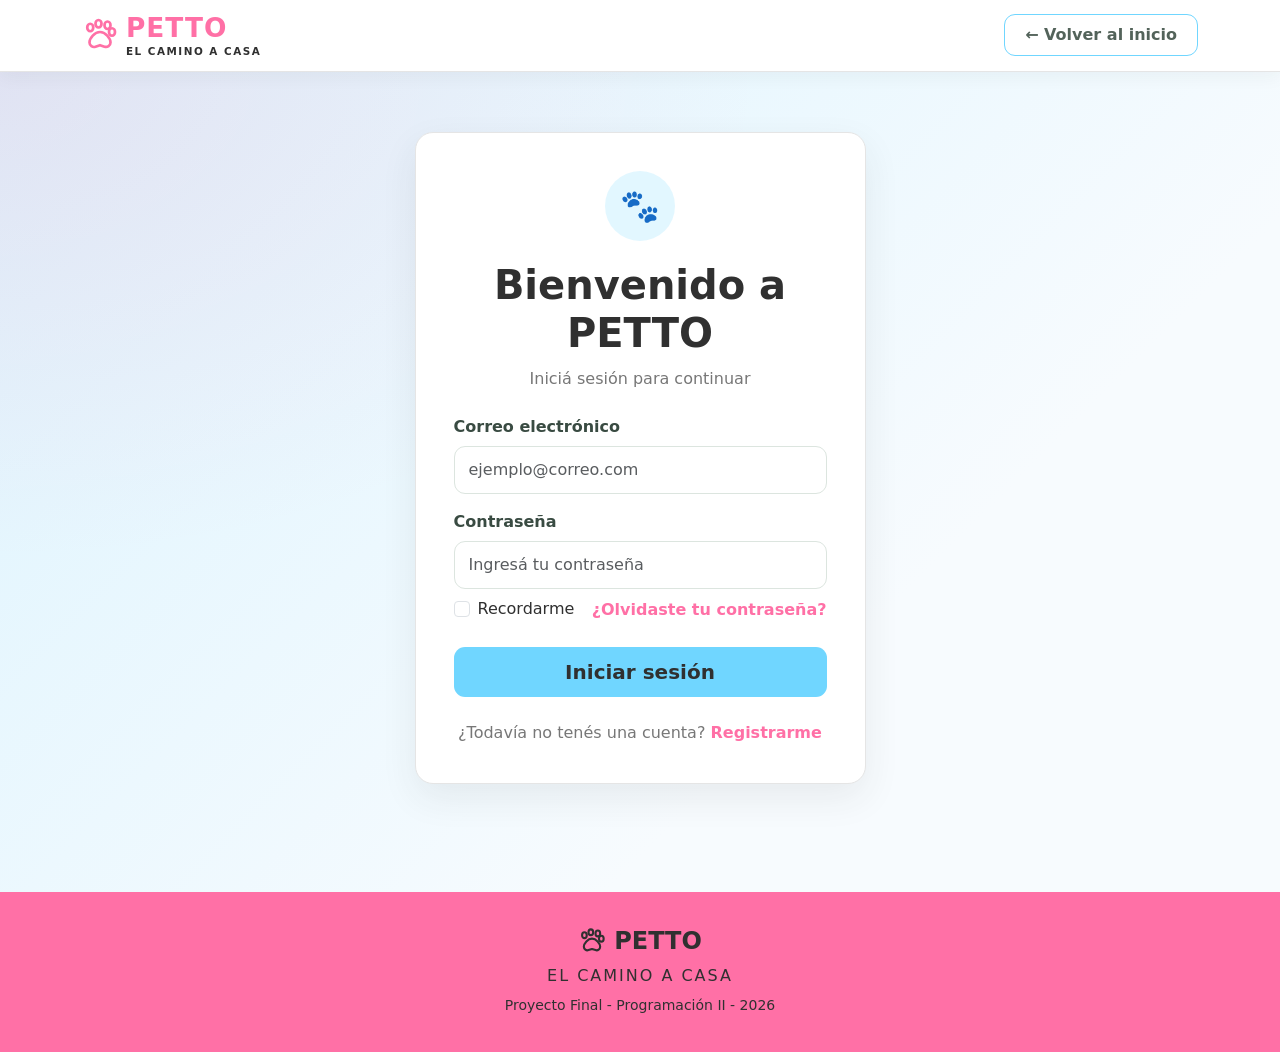
<file: Frontend/pages/mascotas.html>
<!DOCTYPE html>
<html lang="es">

<head>
    <meta charset="UTF-8">
    <meta name="viewport" content="width=device-width, initial-scale=1.0">

    <title>PETTO - Mis mascotas</title>

    <!-- Bootstrap -->
    <link href="https://cdn.jsdelivr.net/npm/bootstrap@5.3.3/dist/css/bootstrap.min.css" rel="stylesheet">

    <!-- Estilos PETTO -->
    <link rel="stylesheet" href="css/estilos.css">
</head>

<body>

    <div class="dashboard">

        <!-- ==============================
             BARRA LATERAL
        =============================== -->

        <aside class="sidebar">

            <div class="sidebar-logo">
                <div class="sidebar-marca">
                    <svg class="petto-logo-icon" viewBox="0 0 24 24" aria-hidden="true">
                        <ellipse cx="5.5" cy="7" rx="2" ry="2.5"></ellipse>
                        <ellipse cx="11" cy="4.5" rx="2" ry="2.5"></ellipse>
                        <ellipse cx="17" cy="5.5" rx="2" ry="2.5"></ellipse>
                        <ellipse cx="20" cy="10" rx="2" ry="2.5"></ellipse>
                        <path d="M12 10c-3.5 0-7 4-7 7a3 3 0 0 0 4 2.8l3-1 3 1A3 3 0 0 0 19 17c0-3-3.5-7-7-7Z"></path>
                    </svg>
                    <span class="logo-petto">PETTO</span>
                </div>
                <p>EL CAMINO A CASA</p>
            </div>

        <nav class="menu">

    <!-- INICIO -->
    <a href="dashboard.html" class="menu-item">
        <svg class="menu-icono" viewBox="0 0 24 24" aria-hidden="true">
            <path d="M3 10.5 12 3l9 7.5"></path>
            <path d="M5.5 9.5V21h13V9.5"></path>
            <path d="M9.5 21v-7h5v7"></path>
        </svg>
        <span>Inicio</span>
    </a>

    <!-- MIS MASCOTAS -->
    <a href="mascotas.html" class="menu-item activo" aria-current="page">
        <svg class="menu-icono" viewBox="0 0 24 24" aria-hidden="true">
            <ellipse cx="5.5" cy="7" rx="2" ry="2.5"></ellipse>
            <ellipse cx="11" cy="4.5" rx="2" ry="2.5"></ellipse>
            <ellipse cx="17" cy="5.5" rx="2" ry="2.5"></ellipse>
            <ellipse cx="20" cy="10" rx="2" ry="2.5"></ellipse>
            <path d="M12 10c-3.5 0-7 4-7 7a3 3 0 0 0 4 2.8l3-1 3 1A3 3 0 0 0 19 17c0-3-3.5-7-7-7Z"></path>
        </svg>
        <span>Mis mascotas</span>
    </a>

    <!-- BUSCAR MASCOTAS -->
    <a href="buscar.html" class="menu-item">
        <svg class="menu-icono" viewBox="0 0 24 24" aria-hidden="true">
            <circle cx="10.5" cy="10.5" r="6.5"></circle>
            <path d="m16 16 5 5"></path>
        </svg>
        <span>Buscar mascotas</span>
    </a>

    <!-- REPORTAR EXTRAVÍO -->
    <a href="extravio.html" class="menu-item">
        <svg class="menu-icono" viewBox="0 0 24 24" aria-hidden="true">
            <path d="M12 3 22 20H2L12 3Z"></path>
            <path d="M12 9v5"></path>
            <path d="M12 17.5h.01"></path>
        </svg>
        <span>Reportar extravío</span>
    </a>

    <!-- REPORTES DE EXTRAVÍO -->
    <a href="extravios.html" class="menu-item">
        <svg class="menu-icono" viewBox="0 0 24 24" aria-hidden="true">
            <rect x="5" y="3" width="14" height="18" rx="2"></rect>
            <path d="M9 8h6"></path>
            <path d="M9 12h6"></path>
            <path d="M9 16h4"></path>
        </svg>
        <span>Reportes de extravío</span>
    </a>

    <!-- AVISTAMIENTOS -->
    <a href="avistamiento.html" class="menu-item">
        <svg class="menu-icono" viewBox="0 0 24 24" aria-hidden="true">
            <path d="M20 10c0 5-8 11-8 11S4 15 4 10a8 8 0 1 1 16 0Z"></path>
            <circle cx="12" cy="10" r="2.5"></circle>
        </svg>
        <span>Avistamientos</span>
    </a>

    <!-- AVISTAMIENTOS REGISTRADOS -->
    <a href="avistamientos.html" class="menu-item">
        <svg class="menu-icono" viewBox="0 0 24 24" aria-hidden="true">
            <path d="M2 12s4-7 10-7 10 7 10 7-4 7-10 7S2 12 2 12Z"></path>
            <circle cx="12" cy="12" r="3"></circle>
        </svg>
        <span>Avistamientos registrados</span>
    </a>

    <!-- MAPA -->
    <a href="mapa.html" class="menu-item">
        <svg class="menu-icono" viewBox="0 0 24 24" aria-hidden="true">
            <path d="m3 6 6-3 6 3 6-3v15l-6 3-6-3-6 3V6Z"></path>
            <path d="M9 3v15"></path>
            <path d="M15 6v15"></path>
        </svg>
        <span>Mapa</span>
    </a>

    <!-- MI PERFIL -->
    <a href="perfil.html" class="menu-item">
        <svg class="menu-icono" viewBox="0 0 24 24" aria-hidden="true">
            <circle cx="12" cy="8" r="4"></circle>
            <path d="M4 21a8 8 0 0 1 16 0"></path>
        </svg>
        <span>Mi perfil</span>
    </a>

</nav>
        

            <div class="sidebar-footer">
    <a href="login.html" class="menu-item cerrar-sesion">
        <svg class="menu-icono" viewBox="0 0 24 24" aria-hidden="true">
            <path d="M10 17l5-5-5-5"></path>
            <path d="M15 12H3"></path>
            <path d="M12 3h7a2 2 0 0 1 2 2v14a2 2 0 0 1-2 2h-7"></path>
        </svg>
        <span>Cerrar sesión</span>
    </a>
</div>
        </aside>


        <!-- ==============================
             CONTENIDO
        =============================== -->

        <main class="contenido-dashboard">

            <!-- ENCABEZADO -->

            <header class="pagina-header">

                <div>
                    <h1>🐾 Mis mascotas</h1>

                    <p>
                        Registrá y administrá la información
                        de tus mascotas.
                    </p>
                </div>

                <a href="registrar-mascotas.html" class="btn-petto">
                    + Registrar mascota
                </a>

            </header>


            <!-- ==============================
                 MASCOTAS
            =============================== -->

            
            <section class="mascotas-container" id="listaMascotas">

                <p>Cargando tus mascotas...</p>

            </section>


        </main>

    </div>


    <!-- Bootstrap JavaScript -->

    <script src="https://cdn.jsdelivr.net/npm/bootstrap@5.3.3/dist/js/bootstrap.bundle.min.js"></script>

    
    <script>
        const API_MASCOTAS = "http://localhost:5174/api/Mascotas";
        const listaMascotas = document.getElementById("listaMascotas");

        // Recuperar la sesión, con o sin "Recordarme".
        const usuarioGuardado =
            localStorage.getItem("pettoUsuario") ||
            sessionStorage.getItem("pettoUsuario");

        let usuarioActual = null;

        try {
            if (usuarioGuardado) {
                usuarioActual = JSON.parse(usuarioGuardado);
            }
        } catch (error) {
            console.error("Error al recuperar la sesión:", error);
        }

        // Comprobar que exista un usuario autenticado con token.
        if (
            !usuarioActual ||
            !usuarioActual.idUsuario ||
            !usuarioActual.token
        ) {
            localStorage.removeItem("pettoUsuario");
            sessionStorage.removeItem("pettoUsuario");
            window.location.replace("login.html");
        } else {
            cargarMascotas();
        }

        async function cargarMascotas() {
            try {
                const respuesta = await fetch(API_MASCOTAS, {
                    method: "GET",
                    headers: {
                        "Authorization": `Bearer ${usuarioActual.token}`
                    }
                });

                // Si la sesión venció o el token no es válido, volver al login.
                if (respuesta.status === 401 || respuesta.status === 403) {
                    localStorage.removeItem("pettoUsuario");
                    sessionStorage.removeItem("pettoUsuario");
                    window.location.replace("login.html");
                    return;
                }

                if (!respuesta.ok) {
                    throw new Error(
                        "La API no pudo recuperar las mascotas. Código: " +
                        respuesta.status
                    );
                }

                const mascotas = await respuesta.json();

                // El backend ya devuelve únicamente las mascotas del usuario.
                listaMascotas.innerHTML = "";

                if (mascotas.length === 0) {
                    listaMascotas.innerHTML = `
                        <article class="mascota-card agregar-mascota">
                            <div class="agregar-icono">+</div>
                            <h2>Todavía no registraste mascotas</h2>
                            <p>Agregá tu primera mascota para organizar su información.</p>
                            <a href="registrar-mascotas.html" class="btn-petto">
                                Registrar mascota
                            </a>
                        </article>
                    `;
                    return;
                }

                mascotas.forEach(mascota => {
                    const tarjeta = document.createElement("article");
                    tarjeta.className = "mascota-card";

                    const imagen = document.createElement("div");

                imagen.className = "mascota-imagen";

                const emojiMascota =
                    mascota.especie?.toLowerCase() === "gato"
                        ? "🐱"
                        : "🐶";

                function mostrarEmoji() {
                    imagen.replaceChildren();
                    imagen.textContent = emojiMascota;
                }

                if (mascota.rutaFoto) {

                    const fotoMascota = document.createElement("img");

                    fotoMascota.src =
                        "http://localhost:5174" + mascota.rutaFoto;

                    fotoMascota.alt = "Fotografía de " + mascota.nombre;

                    fotoMascota.style.width = "100%";
                    fotoMascota.style.height = "100%";
                    fotoMascota.style.objectFit = "cover";
                    fotoMascota.style.borderRadius = "12px";

                    fotoMascota.onerror = mostrarEmoji;

                    imagen.appendChild(fotoMascota);

                } else {

                    mostrarEmoji();

                }

                    const informacion = document.createElement("div");
                    informacion.className = "mascota-info";

                    const estado = document.createElement("span");
                    estado.className = "estado-mascota";
                    estado.textContent = mascota.estado || "Registrada";

                    const nombre = document.createElement("h2");
                    nombre.textContent = mascota.nombre || "Sin nombre";

                    informacion.append(estado, nombre);

                    agregarDato(informacion, "Especie", mascota.especie);
                    agregarDato(informacion, "Raza", mascota.raza);
                    agregarDato(informacion, "Sexo", mascota.sexo);
                    agregarDato(informacion, "Color", mascota.color);

                    const botones = document.createElement("div");
                    botones.className = "mascota-botones";

                    const ver = document.createElement("a");
                    ver.href =
                        `mascota.html?id=${encodeURIComponent(mascota.idMascota)}`;
                    ver.className = "btn-dashboard";
                    ver.textContent = "Ver información";

                    botones.appendChild(ver);
                    informacion.appendChild(botones);

                    tarjeta.append(imagen, informacion);
                    listaMascotas.appendChild(tarjeta);
                });

                const agregar = document.createElement("article");
                agregar.className = "mascota-card agregar-mascota";
                agregar.innerHTML = `
                    <div class="agregar-icono">+</div>
                    <h2>¿Tenés otra mascota?</h2>
                    <p>Registrala para tener su información organizada en PETTO.</p>
                    <a href="registrar-mascotas.html" class="btn-petto">
                        Registrar mascota
                    </a>
                `;

                listaMascotas.appendChild(agregar);

            } catch (error) {
                console.error("Error al cargar las mascotas:", error);

                listaMascotas.innerHTML = `
                    <p class="alert alert-danger">
                        No se pudieron cargar las mascotas.
                        Verificá que el backend esté funcionando.
                    </p>
                `;
            }
        }

        function agregarDato(contenedor, etiqueta, valor) {
            if (valor === null || valor === undefined || valor === "") {
                return;
            }

            const parrafo = document.createElement("p");
            const titulo = document.createElement("strong");

            titulo.textContent = etiqueta + ": ";
            parrafo.append(titulo, document.createTextNode(valor));

            contenedor.appendChild(parrafo);
        }
    </script>

</body>
</html>
</file>
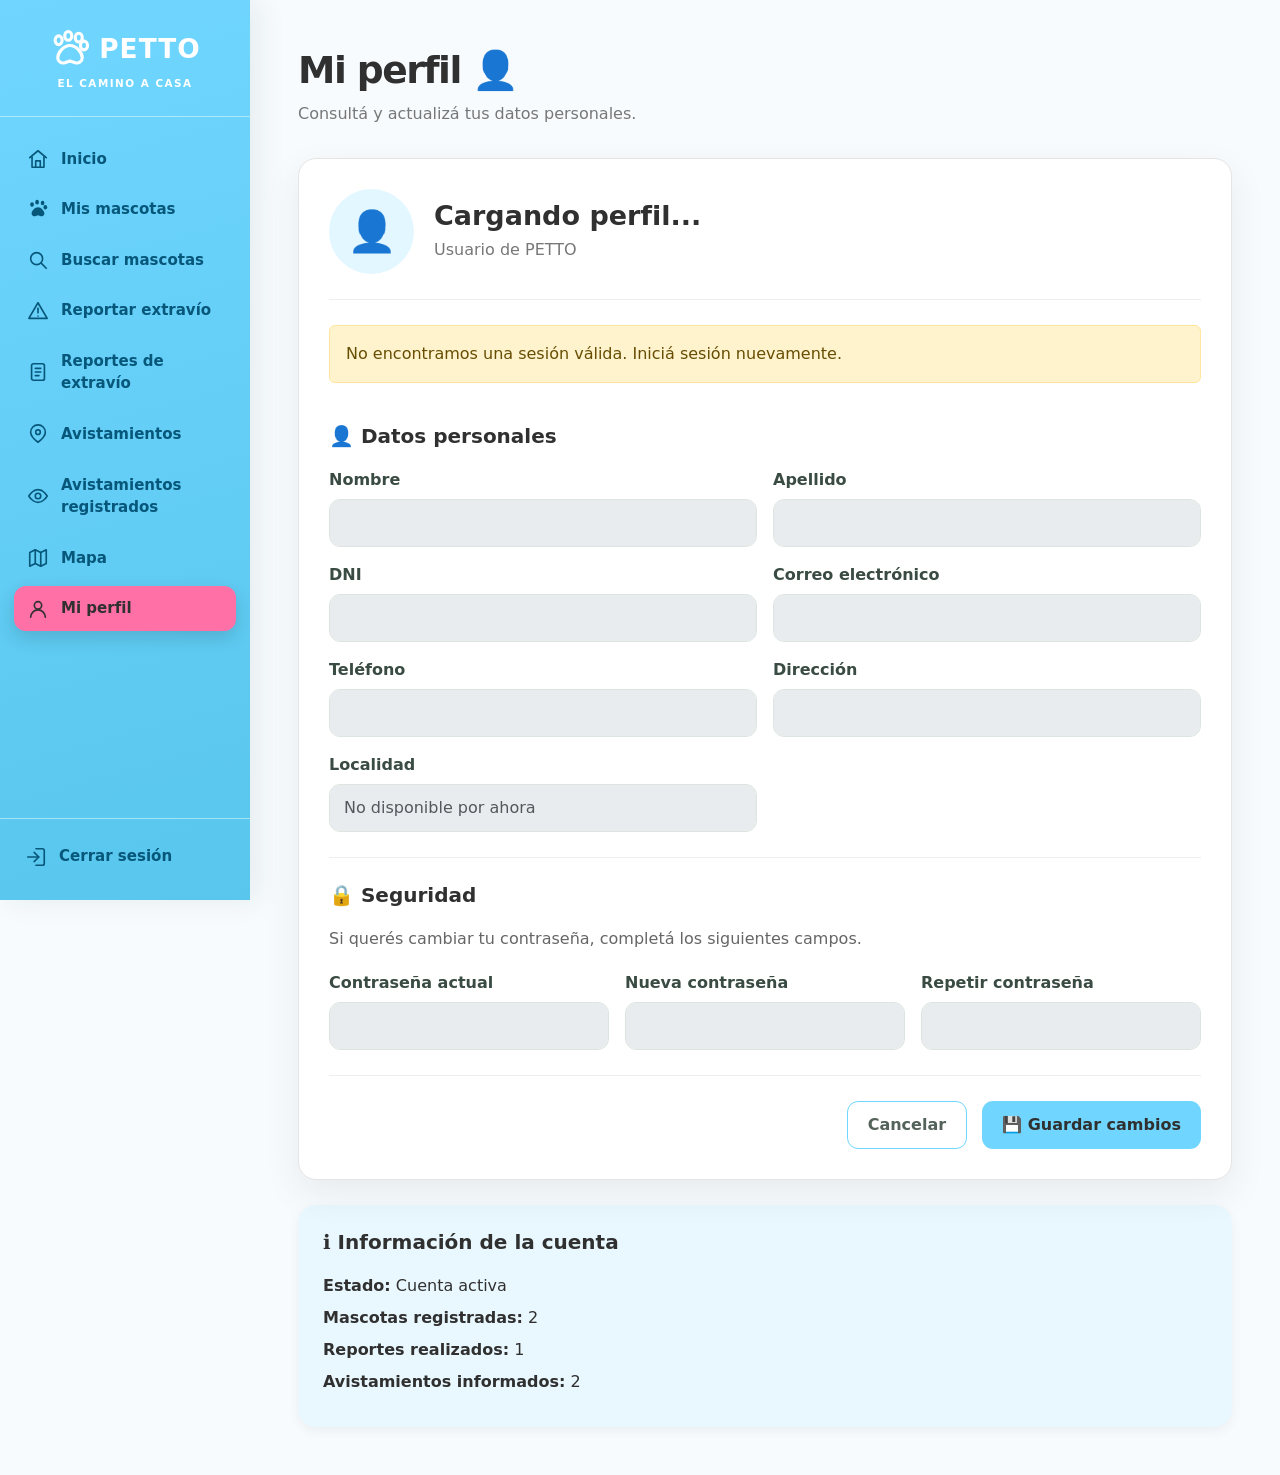
<file: Frontend/pages/perfil.html>
<!DOCTYPE html>
<html lang="es">

<head>

    <meta charset="UTF-8">
    <meta name="viewport" content="width=device-width, initial-scale=1.0">

    <title>Mi perfil - PETTO</title>

    <!-- Bootstrap -->
    <link
        href="https://cdn.jsdelivr.net/npm/bootstrap@5.3.3/dist/css/bootstrap.min.css"
        rel="stylesheet"
    >

    <!-- Estilos propios -->
    <link rel="stylesheet" href="css/estilos.css">

</head>


<body>


    <!-- =========================
         BARRA LATERAL
    ========================== -->

    <aside class="sidebar">

        <div class="sidebar-logo">
            <div class="sidebar-marca">
                <svg class="petto-logo-icon" viewBox="0 0 24 24" aria-hidden="true">
                    <ellipse cx="5.5" cy="7" rx="2" ry="2.5"></ellipse>
                    <ellipse cx="11" cy="4.5" rx="2" ry="2.5"></ellipse>
                    <ellipse cx="17" cy="5.5" rx="2" ry="2.5"></ellipse>
                    <ellipse cx="20" cy="10" rx="2" ry="2.5"></ellipse>
                    <path d="M12 10c-3.5 0-7 4-7 7a3 3 0 0 0 4 2.8l3-1 3 1A3 3 0 0 0 19 17c0-3-3.5-7-7-7Z"></path>
                </svg>
                <span class="logo-petto">PETTO</span>
            </div>

            <p>
                EL CAMINO A CASA
            </p>

        </div>


        
<nav class="menu">

    <!-- INICIO -->
    <a href="dashboard.html" class="menu-item">
        <svg class="menu-icono" viewBox="0 0 24 24" aria-hidden="true">
            <path d="M3 10.5 12 3l9 7.5"></path>
            <path d="M5.5 9.5V21h13V9.5"></path>
            <path d="M9.5 21v-7h5v7"></path>
        </svg>
        <span>Inicio</span>
    </a>

    <!-- MIS MASCOTAS -->
    <a href="mascotas.html" class="menu-item">
        <svg class="menu-icono" viewBox="0 0 24 24" aria-hidden="true">
            <ellipse cx="5.5" cy="7" rx="2" ry="2.5"></ellipse>
            <ellipse cx="11" cy="4.5" rx="2" ry="2.5"></ellipse>
            <ellipse cx="17" cy="5.5" rx="2" ry="2.5"></ellipse>
            <ellipse cx="20" cy="10" rx="2" ry="2.5"></ellipse>
            <path d="M12 10c-3.5 0-7 4-7 7a3 3 0 0 0 4 2.8l3-1 3 1A3 3 0 0 0 19 17c0-3-3.5-7-7-7Z"></path>
        </svg>
        <span>Mis mascotas</span>
    </a>

    <!-- BUSCAR MASCOTAS -->
    <a href="buscar.html" class="menu-item">
        <svg class="menu-icono" viewBox="0 0 24 24" aria-hidden="true">
            <circle cx="10.5" cy="10.5" r="6.5"></circle>
            <path d="m16 16 5 5"></path>
        </svg>
        <span>Buscar mascotas</span>
    </a>

    <!-- REPORTAR EXTRAVÍO -->
    <a href="extravio.html" class="menu-item">
        <svg class="menu-icono" viewBox="0 0 24 24" aria-hidden="true">
            <path d="M12 3 22 20H2L12 3Z"></path>
            <path d="M12 9v5"></path>
            <path d="M12 17.5h.01"></path>
        </svg>
        <span>Reportar extravío</span>
    </a>

    <!-- REPORTES DE EXTRAVÍO -->
    <a href="extravios.html" class="menu-item">
        <svg class="menu-icono" viewBox="0 0 24 24" aria-hidden="true">
            <rect x="5" y="3" width="14" height="18" rx="2"></rect>
            <path d="M9 8h6"></path>
            <path d="M9 12h6"></path>
            <path d="M9 16h4"></path>
        </svg>
        <span>Reportes de extravío</span>
    </a>

    <!-- AVISTAMIENTOS -->
    <a href="avistamiento.html" class="menu-item">
        <svg class="menu-icono" viewBox="0 0 24 24" aria-hidden="true">
            <path d="M20 10c0 5-8 11-8 11S4 15 4 10a8 8 0 1 1 16 0Z"></path>
            <circle cx="12" cy="10" r="2.5"></circle>
        </svg>
        <span>Avistamientos</span>
    </a>

    <!-- AVISTAMIENTOS REGISTRADOS -->
    <a href="avistamientos.html" class="menu-item">
        <svg class="menu-icono" viewBox="0 0 24 24" aria-hidden="true">
            <path d="M2 12s4-7 10-7 10 7 10 7-4 7-10 7S2 12 2 12Z"></path>
            <circle cx="12" cy="12" r="3"></circle>
        </svg>
        <span>Avistamientos registrados</span>
    </a>

    <!-- MAPA -->
    <a href="mapa.html" class="menu-item">
        <svg class="menu-icono" viewBox="0 0 24 24" aria-hidden="true">
            <path d="m3 6 6-3 6 3 6-3v15l-6 3-6-3-6 3V6Z"></path>
            <path d="M9 3v15"></path>
            <path d="M15 6v15"></path>
        </svg>
        <span>Mapa</span>
    </a>

    <!-- MI PERFIL -->
    <a href="perfil.html" class="menu-item activo" aria-current="page">
        <svg class="menu-icono" viewBox="0 0 24 24" aria-hidden="true">
            <circle cx="12" cy="8" r="4"></circle>
            <path d="M4 21a8 8 0 0 1 16 0"></path>
        </svg>
        <span>Mi perfil</span>
    </a>

</nav>


<div class="sidebar-footer">
    <a href="login.html" class="menu-item cerrar-sesion">
        <svg class="menu-icono" viewBox="0 0 24 24" aria-hidden="true">
            <path d="M10 17l5-5-5-5"></path>
            <path d="M15 12H3"></path>
            <path d="M12 3h7a2 2 0 0 1 2 2v14a2 2 0 0 1-2 2h-7"></path>
        </svg>
        <span>Cerrar sesión</span>
    </a>
</div>


    </aside>



    <!-- =========================
         CONTENIDO PRINCIPAL
    ========================== -->

    <main class="main-content">


        <!-- ENCABEZADO -->

        <div class="page-header">

            <div>

                <h1>
                    Mi perfil 👤
                </h1>

                <p>
                    Consultá y actualizá tus datos personales.
                </p>

            </div>

        </div>



        <!-- =========================
             PERFIL
        ========================== -->

        <section class="profile-container">


            <!-- TARJETA DE USUARIO -->

            <div class="profile-header">

                <div class="profile-avatar">
                    👤
                </div>


                <div>

                    <h2 id="nombrePerfil">
                        Cargando perfil...
                    </h2>

                    <p>
                        Usuario de PETTO
                    </p>

                </div>

            </div>



            <!-- =========================
                 DATOS PERSONALES
            ========================== -->

            <form id="formPerfil">

                <div
                    id="mensajePerfil"
                    class="alert d-none"
                    role="alert">
                </div>


                <div class="profile-section">

                    <h3>
                        👤 Datos personales
                    </h3>


                    <div class="row g-3">


                        <!-- NOMBRE -->

                        <div class="col-md-6">

                            <label
                                for="nombre"
                                class="form-label"
                            >
                                Nombre
                            </label>

                            <input
                                type="text"
                                id="nombre"
                                class="form-control"
                                required
                            >

                        </div>


                        <!-- APELLIDO -->

                        <div class="col-md-6">

                            <label
                                for="apellido"
                                class="form-label"
                            >
                                Apellido
                            </label>

                            <input
                                type="text"
                                id="apellido"
                                class="form-control"
                                required
                            >

                        </div>


                        <!-- DNI -->

                        <div class="col-md-6">

                            <label
                                for="dni"
                                class="form-label"
                            >
                                DNI
                            </label>

                            <input
                                type="text"
                                id="dni"
                                class="form-control"
                                required
                            >

                        </div>


                        <!-- EMAIL -->

                        <div class="col-md-6">

                            <label
                                for="email"
                                class="form-label"
                            >
                                Correo electrónico
                            </label>

                            <input
                                type="email"
                                id="email"
                                class="form-control"
                                required
                            >

                        </div>


                        <!-- TELÉFONO -->

                        <div class="col-md-6">

                            <label
                                for="telefono"
                                class="form-label"
                            >
                                Teléfono
                            </label>

                            <input
                                type="tel"
                                id="telefono"
                                class="form-control"
                            >

                        </div>


                        <!-- DIRECCIÓN -->

                        <div class="col-md-6">

                            <label
                                for="direccion"
                                class="form-label"
                            >
                                Dirección
                            </label>

                            <input
                                type="text"
                                id="direccion"
                                class="form-control"
                            >

                        </div>


                        <!-- LOCALIDAD -->

                        <div class="col-md-6">

                            <label
                                for="localidad"
                                class="form-label"
                            >
                                Localidad
                            </label>

                            <input
                                type="text"
                                id="localidad"
                                class="form-control"
                                placeholder="No disponible por ahora"
                                disabled
                            >

                        </div>

                    </div>

                </div>



                <!-- =========================
                     CAMBIAR CONTRASEÑA
                ========================== -->

                <div class="profile-section">

                    <h3>
                        🔒 Seguridad
                    </h3>


                    <p class="profile-help">
                        Si querés cambiar tu contraseña,
                        completá los siguientes campos.
                    </p>


                    <div class="row g-3">


                        <!-- CONTRASEÑA ACTUAL -->

                        <div class="col-md-4">

                            <label
                                for="passwordActual"
                                class="form-label"
                            >
                                Contraseña actual
                            </label>

                            <input
                                type="password"
                                id="passwordActual"
                                class="form-control"
                                disabled
                            >

                        </div>


                        <!-- NUEVA CONTRASEÑA -->

                        <div class="col-md-4">

                            <label
                                for="passwordNueva"
                                class="form-label"
                            >
                                Nueva contraseña
                            </label>

                            <input
                                type="password"
                                id="passwordNueva"
                                class="form-control"
                                disabled
                            >

                        </div>


                        <!-- REPETIR CONTRASEÑA -->

                        <div class="col-md-4">

                            <label
                                for="passwordConfirmar"
                                class="form-label"
                            >
                                Repetir contraseña
                            </label>

                            <input
                                type="password"
                                id="passwordConfirmar"
                                class="form-control"
                                disabled
                            >

                        </div>

                    </div>

                </div>



                <!-- =========================
                     BOTONES
                ========================== -->

                <div class="profile-actions">

                    <button
                        type="reset"
                        class="btn-petto-secondary"
                    >
                        Cancelar
                    </button>


                    <button
                        type="submit"
                        class="btn-petto-primary"
                    >
                        💾 Guardar cambios
                    </button>

                </div>


            </form>

        </section>



        <!-- =========================
             INFORMACIÓN DE LA CUENTA
        ========================== -->

        <section class="account-info">

            <h3>
                ℹ️ Información de la cuenta
            </h3>

            <p>
                <strong>Estado:</strong>
                Cuenta activa
            </p>

            <p>
                <strong>Mascotas registradas:</strong>
                2
            </p>

            <p>
                <strong>Reportes realizados:</strong>
                1
            </p>

            <p>
                <strong>Avistamientos informados:</strong>
                2
            </p>

        </section>


    </main>



    <!-- =========================
         JAVASCRIPT
    ========================== -->

    
<script>
    const API_PERFIL = "http://localhost:5174/api/Usuarios/perfil";

    const formulario = document.getElementById("formPerfil");
    const mensaje = document.getElementById("mensajePerfil");
    const nombrePerfil = document.getElementById("nombrePerfil");

    const campos = [
        "nombre",
        "apellido",
        "dni",
        "email",
        "telefono",
        "direccion"
    ];

    // Recuperar la sesión actual de PETTO.
    const sesionGuardada =
        localStorage.getItem("pettoUsuario") ||
        sessionStorage.getItem("pettoUsuario");

    let usuarioActual = null;

    try {
        if (sesionGuardada) {
            usuarioActual = JSON.parse(sesionGuardada);
        }
    } catch (error) {
        console.error("Error al recuperar la sesión:", error);
    }

    function mostrarMensaje(texto, tipo) {
        mensaje.textContent = texto;
        mensaje.className = "alert alert-" + tipo;
    }

    function obtenerValor(id) {
        return document.getElementById(id).value.trim();
    }

    function completarFormulario(usuario) {
        document.getElementById("nombre").value =
            usuario.nombre || "";

        document.getElementById("apellido").value =
            usuario.apellido || "";

        document.getElementById("dni").value =
            usuario.dni || "";

        document.getElementById("email").value =
            usuario.email || "";

        document.getElementById("telefono").value =
            usuario.telefono || "";

        document.getElementById("direccion").value =
            usuario.domicilio || "";

        nombrePerfil.textContent =
            [usuario.nombre, usuario.apellido]
                .filter(Boolean)
                .join(" ") || "Usuario de PETTO";
    }

    function habilitarFormulario(habilitar) {
        for (const id of campos) {
            document.getElementById(id).disabled = !habilitar;
        }

        const botonGuardar = formulario.querySelector(
            'button[type="submit"]'
        );

        if (botonGuardar) {
            botonGuardar.disabled = !habilitar;
        }
    }

    async function cargarPerfil() {
        if (!usuarioActual || !usuarioActual.token) {
            habilitarFormulario(false);

            mostrarMensaje(
                "No encontramos una sesión válida. Iniciá sesión nuevamente.",
                "warning"
            );

            return;
        }

        habilitarFormulario(false);

        mostrarMensaje("Cargando tus datos...", "info");

        try {
            const respuesta = await fetch(API_PERFIL, {
                headers: {
                    "Authorization": "Bearer " + usuarioActual.token
                }
            });

            if (respuesta.status === 401) {
                throw new Error(
                    "Tu sesión venció. Iniciá sesión nuevamente."
                );
            }

            if (!respuesta.ok) {
                throw new Error(
                    "No pudimos obtener los datos de tu perfil."
                );
            }

            const usuario = await respuesta.json();

            completarFormulario(usuario);
            habilitarFormulario(true);

            mensaje.className = "alert d-none";
            mensaje.textContent = "";

        } catch (error) {
            console.error("Error al cargar el perfil:", error);

            mostrarMensaje(error.message, "danger");
        }
    }

    formulario.addEventListener("submit", async function(event) {
        event.preventDefault();

        if (!usuarioActual || !usuarioActual.token) {
            mostrarMensaje(
                "Tu sesión no es válida.",
                "warning"
            );
            return;
        }

        const datos = {
            nombre: obtenerValor("nombre"),
            apellido: obtenerValor("apellido"),
            dni: obtenerValor("dni"),
            email: obtenerValor("email"),
            telefono: obtenerValor("telefono"),
            domicilio: obtenerValor("direccion")
        };

        if (
            !datos.nombre ||
            !datos.apellido ||
            !datos.dni ||
            !datos.email
        ) {
            mostrarMensaje(
                "Completá los campos obligatorios.",
                "warning"
            );
            return;
        }

        habilitarFormulario(false);
        mostrarMensaje("Guardando cambios...", "info");

        try {
            const respuesta = await fetch(API_PERFIL, {
                method: "PUT",
                headers: {
                    "Content-Type": "application/json",
                    "Authorization": "Bearer " + usuarioActual.token
                },
                body: JSON.stringify(datos)
            });

            const resultado = await respuesta.json()
                .catch(() => ({}));

            if (!respuesta.ok) {
                throw new Error(
                    resultado.mensaje ||
                    "No se pudieron guardar los cambios."
                );
            }

            const usuario = resultado.usuario;

            if (usuario) {
                completarFormulario(usuario);

                // Mantener actualizado el nombre de la sesión.
                usuarioActual.nombre = usuario.nombre;
                usuarioActual.apellido = usuario.apellido;
                usuarioActual.email = usuario.email;

                if (localStorage.getItem("pettoUsuario")) {
                    localStorage.setItem(
                        "pettoUsuario",
                        JSON.stringify(usuarioActual)
                    );
                } else {
                    sessionStorage.setItem(
                        "pettoUsuario",
                        JSON.stringify(usuarioActual)
                    );
                }
            }

            mostrarMensaje(
                "¡Tu perfil se actualizó correctamente!",
                "success"
            );

        } catch (error) {
            console.error("Error al actualizar perfil:", error);

            mostrarMensaje(error.message, "danger");

        } finally {
            habilitarFormulario(true);
        }
    });

    // El botón Cancelar vuelve a cargar los datos guardados.
    formulario.addEventListener("reset", function(event) {
        event.preventDefault();
        cargarPerfil();
    });

    // Cargar el perfil al abrir la página.
    cargarPerfil();
</script>


</body>

</html>
</file>
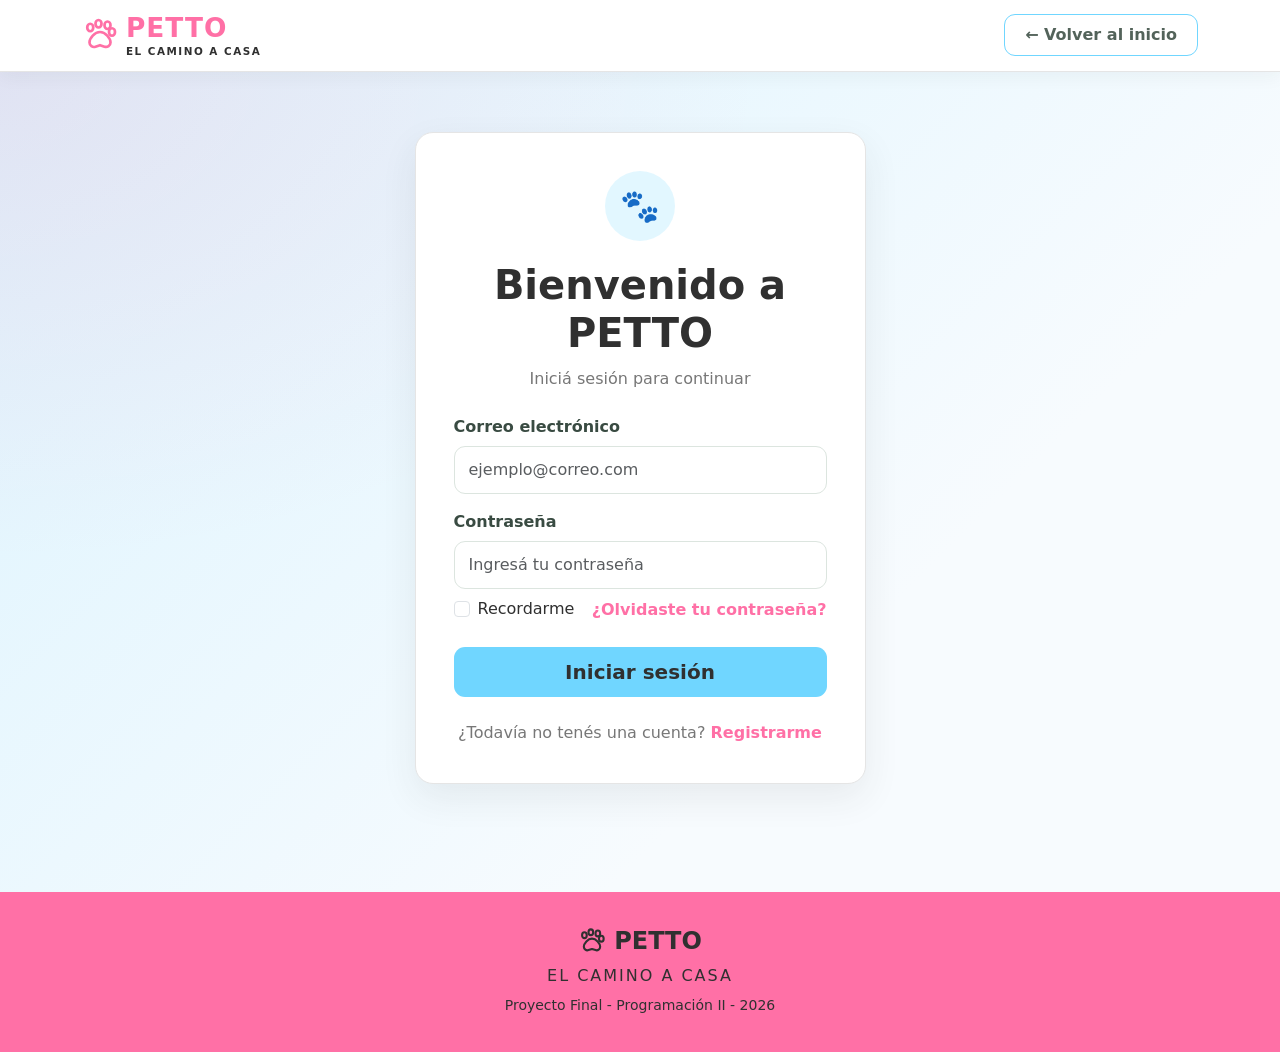
<file: Frontend/pages/registrar-mascotas.html>
<!DOCTYPE html>
<html lang="es">

<head>
    <meta charset="UTF-8">
    <meta name="viewport" content="width=device-width, initial-scale=1.0">

    <title>PETTO - Registrar mascota</title>

    <!-- Bootstrap -->
    <link href="https://cdn.jsdelivr.net/npm/bootstrap@5.3.3/dist/css/bootstrap.min.css" rel="stylesheet">

    <!-- Estilos propios de PETTO -->
    <link rel="stylesheet" href="css/estilos.css">
</head>

<body>

    <div class="dashboard">

        <!-- =====================================
             BARRA LATERAL
        ====================================== -->

        <aside class="sidebar">

            <div class="sidebar-logo">
                <div class="sidebar-marca">
                    <svg class="petto-logo-icon" viewBox="0 0 24 24" aria-hidden="true">
                        <ellipse cx="5.5" cy="7" rx="2" ry="2.5"></ellipse>
                        <ellipse cx="11" cy="4.5" rx="2" ry="2.5"></ellipse>
                        <ellipse cx="17" cy="5.5" rx="2" ry="2.5"></ellipse>
                        <ellipse cx="20" cy="10" rx="2" ry="2.5"></ellipse>
                        <path d="M12 10c-3.5 0-7 4-7 7a3 3 0 0 0 4 2.8l3-1 3 1A3 3 0 0 0 19 17c0-3-3.5-7-7-7Z"></path>
                    </svg>
                    <span class="logo-petto">PETTO</span>
                </div>

                <p>EL CAMINO A CASA</p>

            </div>


            
<nav class="menu">

    <!-- INICIO -->
    <a href="dashboard.html" class="menu-item">
        <svg class="menu-icono" viewBox="0 0 24 24" aria-hidden="true">
            <path d="M3 10.5 12 3l9 7.5"></path>
            <path d="M5.5 9.5V21h13V9.5"></path>
            <path d="M9.5 21v-7h5v7"></path>
        </svg>
        <span>Inicio</span>
    </a>

    <!-- MIS MASCOTAS -->
    <a href="mascotas.html" class="menu-item activo" aria-current="page">
        <svg class="menu-icono" viewBox="0 0 24 24" aria-hidden="true">
            <ellipse cx="5.5" cy="7" rx="2" ry="2.5"></ellipse>
            <ellipse cx="11" cy="4.5" rx="2" ry="2.5"></ellipse>
            <ellipse cx="17" cy="5.5" rx="2" ry="2.5"></ellipse>
            <ellipse cx="20" cy="10" rx="2" ry="2.5"></ellipse>
            <path d="M12 10c-3.5 0-7 4-7 7a3 3 0 0 0 4 2.8l3-1 3 1A3 3 0 0 0 19 17c0-3-3.5-7-7-7Z"></path>
        </svg>
        <span>Mis mascotas</span>
    </a>

    <!-- BUSCAR MASCOTAS -->
    <a href="buscar.html" class="menu-item">
        <svg class="menu-icono" viewBox="0 0 24 24" aria-hidden="true">
            <circle cx="10.5" cy="10.5" r="6.5"></circle>
            <path d="m16 16 5 5"></path>
        </svg>
        <span>Buscar mascotas</span>
    </a>

    <!-- REPORTAR EXTRAVÍO -->
    <a href="extravio.html" class="menu-item">
        <svg class="menu-icono" viewBox="0 0 24 24" aria-hidden="true">
            <path d="M12 3 22 20H2L12 3Z"></path>
            <path d="M12 9v5"></path>
            <path d="M12 17.5h.01"></path>
        </svg>
        <span>Reportar extravío</span>
    </a>

    <!-- REPORTES DE EXTRAVÍO -->
    <a href="extravios.html" class="menu-item">
        <svg class="menu-icono" viewBox="0 0 24 24" aria-hidden="true">
            <rect x="5" y="3" width="14" height="18" rx="2"></rect>
            <path d="M9 8h6"></path>
            <path d="M9 12h6"></path>
            <path d="M9 16h4"></path>
        </svg>
        <span>Reportes de extravío</span>
    </a>

    <!-- AVISTAMIENTOS -->
    <a href="avistamiento.html" class="menu-item">
        <svg class="menu-icono" viewBox="0 0 24 24" aria-hidden="true">
            <path d="M20 10c0 5-8 11-8 11S4 15 4 10a8 8 0 1 1 16 0Z"></path>
            <circle cx="12" cy="10" r="2.5"></circle>
        </svg>
        <span>Avistamientos</span>
    </a>

    <!-- AVISTAMIENTOS REGISTRADOS -->
    <a href="avistamientos.html" class="menu-item">
        <svg class="menu-icono" viewBox="0 0 24 24" aria-hidden="true">
            <path d="M2 12s4-7 10-7 10 7 10 7-4 7-10 7S2 12 2 12Z"></path>
            <circle cx="12" cy="12" r="3"></circle>
        </svg>
        <span>Avistamientos registrados</span>
    </a>

    <!-- MAPA -->
    <a href="mapa.html" class="menu-item">
        <svg class="menu-icono" viewBox="0 0 24 24" aria-hidden="true">
            <path d="m3 6 6-3 6 3 6-3v15l-6 3-6-3-6 3V6Z"></path>
            <path d="M9 3v15"></path>
            <path d="M15 6v15"></path>
        </svg>
        <span>Mapa</span>
    </a>

    <!-- MI PERFIL -->
    <a href="perfil.html" class="menu-item">
        <svg class="menu-icono" viewBox="0 0 24 24" aria-hidden="true">
            <circle cx="12" cy="8" r="4"></circle>
            <path d="M4 21a8 8 0 0 1 16 0"></path>
        </svg>
        <span>Mi perfil</span>
    </a>

</nav>



            <div class="sidebar-footer">
    <a href="login.html" class="menu-item cerrar-sesion">
        <svg class="menu-icono" viewBox="0 0 24 24" aria-hidden="true">
            <path d="M10 17l5-5-5-5"></path>
            <path d="M15 12H3"></path>
            <path d="M12 3h7a2 2 0 0 1 2 2v14a2 2 0 0 1-2 2h-7"></path>
        </svg>
        <span>Cerrar sesión</span>
    </a>
</div>

        </aside>


        <!-- =====================================
             CONTENIDO PRINCIPAL
        ====================================== -->

        <main class="contenido-dashboard">

            <!-- ENCABEZADO -->

            <header class="pagina-header">

                <div>

                    <h1>🐾 Registrar mascota</h1>

                    <p>
                        Completá los datos de tu mascota para
                        tener su información registrada en PETTO.
                    </p>

                </div>

                <a href="mascotas.html" class="btn-volver">
                    ← Volver a mis mascotas
                </a>

            </header>


            <!-- =====================================
                 FORMULARIO
            ====================================== -->

            <section class="formulario-mascota">

                <div class="formulario-mascota-header">

                    <div class="formulario-icono-grande">
                        🐶
                    </div>

                    <div>

                        <h2>Información de la mascota</h2>

                        <p>
                            Ingresá los datos principales de tu mascota.
                        </p>

                    </div>

                </div>


                <form id="formularioMascota">

                    <div id="mensajeMascota" class="alert d-none" role="alert"></div>


                    <!-- =================================
                         DATOS PRINCIPALES
                    ================================== -->

                    <div class="subtitulo-formulario">

                        <span>1</span>

                        <h3>Datos principales</h3>

                    </div>


                    <div class="row g-4">


                        <!-- NOMBRE -->

                        <div class="col-md-6">

                            <label for="nombre" class="form-label">
                                Nombre de la mascota *
                            </label>

                            <input
                                type="text"
                                class="form-control"
                                id="nombre"
                                name="nombre"
                                placeholder="Ej: Luna"
                                required
                            >

                        </div>


                        <!-- ESPECIE -->

                        <div class="col-md-6">

                            <label for="especie" class="form-label">
                                Especie *
                            </label>

                            <select
                                class="form-select"
                                id="especie"
                                name="especie"
                                required
                            >

                                <option value="">
                                    Seleccioná una especie
                                </option>

                                <option value="perro">
                                    🐶 Perro
                                </option>

                                <option value="gato">
                                    🐱 Gato
                                </option>

                                <option value="ave">
                                    🐦 Ave
                                </option>

                                <option value="otro">
                                    🐾 Otro
                                </option>

                            </select>

                        </div>


                        <!-- RAZA -->

                        <div class="col-md-6">

                            <label for="raza" class="form-label">
                                Raza
                            </label>

                            <input
                                type="text"
                                class="form-control"
                                id="raza"
                                name="raza"
                                placeholder="Ej: Labrador, Mestizo..."
                            >

                        </div>


                        <!-- SEXO -->

                        <div class="col-md-6">

                            <label for="sexo" class="form-label">
                                Sexo *
                            </label>

                            <select
                                class="form-select"
                                id="sexo"
                                name="sexo"
                                required
                            >

                                <option value="">
                                    Seleccioná el sexo
                                </option>

                                <option value="hembra">
                                    Hembra
                                </option>

                                <option value="macho">
                                    Macho
                                </option>

                            </select>

                        </div>


                        <!-- EDAD -->

                        <div class="col-md-6">

                            <label for="edad" class="form-label">
                                Edad aproximada
                            </label>

                            <input
                                type="number"
                                class="form-control"
                                id="edad"
                                name="edad"
                                min="0"
                                max="100"
                                placeholder="Ej: 3"
                            >

                            <div class="form-text">
                                Edad en años.
                            </div>

                        </div>


                        <!-- COLOR -->

                        <div class="col-md-6">

                            <label for="color" class="form-label">
                                Color / pelaje
                            </label>

                            <input
                                type="text"
                                class="form-control"
                                id="color"
                                name="color"
                                placeholder="Ej: Marrón y blanco"
                            >

                        </div>

                    </div>


                    <!-- =================================
                         CARACTERÍSTICAS
                    ================================== -->

                    <div class="subtitulo-formulario">

                        <span>2</span>

                        <h3>Características</h3>

                    </div>


                    <div class="mb-4">

                        <label for="caracteristicas" class="form-label">
                            Características particulares
                        </label>

                        <textarea
                            class="form-control"
                            id="caracteristicas"
                            name="caracteristicas"
                            rows="4"
                            placeholder="Describí características que permitan identificar a tu mascota. Por ejemplo: manchas, collar, tamaño, señas particulares..."
                        ></textarea>

                    </div>


                    <!-- =================================
                         FOTO
                    ================================== -->

                    <div class="subtitulo-formulario">

                        <span>3</span>

                        <h3>Fotografía</h3>

                    </div>


                    <div class="foto-mascota">

                        <div class="foto-icono">
                            📷
                        </div>

                        <h4>Agregar una foto</h4>

                        <p>
                            Una fotografía puede ayudar a identificar
                            a tu mascota en caso de extravío.
                        </p>

                        <label for="foto" class="btn-foto">
                            Seleccionar fotografía
                        </label>

                        <input
                            type="file"
                            id="foto"
                            name="foto"
                            accept="image/*"
                            hidden
                        >

                        <p id="nombreArchivo" class="nombre-archivo">
                        </p>

                    </div>


                    <!-- =================================
                         BOTONES
                    ================================== -->

                    <div class="acciones-formulario">

                        <a
                            href="mascotas.html"
                            class="btn-cancelar"
                        >
                            Cancelar
                        </a>

                        <button
                            type="submit"
                            class="btn-petto btn-guardar"
                        >
                            🐾 Registrar mascota
                        </button>

                    </div>

                </form>

            </section>

        </main>

    </div>


    <!-- =====================================
         JAVASCRIPT
    ====================================== -->
   
        <script>
            const API_MASCOTAS = "http://localhost:5174/api/Mascotas";

            // Recuperar la sesión, tanto si se eligió "Recordarme" como si no.
            const usuarioGuardado =
                localStorage.getItem("pettoUsuario") ||
                sessionStorage.getItem("pettoUsuario");

            let usuarioActual = null;

            try {
                if (usuarioGuardado) {
                    usuarioActual = JSON.parse(usuarioGuardado);
                }
            } catch (error) {
                console.error("Error al recuperar el usuario:", error);
            }

            // Verificar que exista una sesión con token JWT.
            if (!usuarioActual || !usuarioActual.idUsuario || !usuarioActual.token) {
                localStorage.removeItem("pettoUsuario");
                sessionStorage.removeItem("pettoUsuario");
                window.location.replace("login.html");
            }

            const foto = document.getElementById("foto");
            const nombreArchivo = document.getElementById("nombreArchivo");
            const formulario = document.getElementById("formularioMascota");
            const mensaje = document.getElementById("mensajeMascota");

            // Mostrar el nombre de la fotografía seleccionada.
            foto.addEventListener("change", function () {
                nombreArchivo.textContent = foto.files.length > 0
                    ? "Archivo seleccionado: " + foto.files[0].name
                    : "";
            });

            formulario.addEventListener("submit", async function (event) {
                event.preventDefault();

                if (!usuarioActual || !usuarioActual.token) {
                    mostrarMensaje(
                        "Tu sesión no es válida. Iniciá sesión nuevamente.",
                        "danger"
                    );
                    return;
                }

                mensaje.className = "alert d-none";
                mensaje.textContent = "";

                const nombre = document.getElementById("nombre").value.trim();
                const especie = document.getElementById("especie").value;
                const raza = document.getElementById("raza").value.trim();
                const sexo = document.getElementById("sexo").value;
                const edadTexto = document.getElementById("edad").value;
                const color = document.getElementById("color").value.trim();
                const caracteristicas =
                    document.getElementById("caracteristicas").value.trim();

                // Calcular una fecha de nacimiento aproximada a partir de la edad.
                let fechaNacimiento = null;

                if (edadTexto !== "") {
                    const edad = Number(edadTexto);

                    if (!Number.isInteger(edad) || edad < 0 || edad > 100) {
                        mostrarMensaje(
                            "Ingresá una edad válida entre 0 y 100 años.",
                            "danger"
                        );
                        return;
                    }

                    const hoy = new Date();
                    const nacimiento = new Date(hoy);
                    nacimiento.setFullYear(hoy.getFullYear() - edad);

                    fechaNacimiento =
                        nacimiento.getFullYear() + "-" +
                        String(nacimiento.getMonth() + 1).padStart(2, "0") + "-" +
                        String(nacimiento.getDate()).padStart(2, "0");
                }

                // Los datos del usuario y el estado los determina el backend.
                const mascota = {
                    nombre: nombre,
                    especie: especie,
                    raza: raza || null,
                    sexo: sexo || null,
                    fechaNacimiento: fechaNacimiento,
                    color: color || null,
                    caracteristicas: caracteristicas || null
                };

                const boton = formulario.querySelector('button[type="submit"]');

                boton.disabled = true;
                boton.textContent = "Guardando mascota...";

                try {
                    const respuesta = await fetch(API_MASCOTAS, {
                        method: "POST",
                        headers: {
                            "Content-Type": "application/json",
                            "Authorization": `Bearer ${usuarioActual.token}`
                        },
                        body: JSON.stringify(mascota)
                    });

                    const resultado = await respuesta.json();

                    if (respuesta.status === 401 || respuesta.status === 403) {
                        localStorage.removeItem("pettoUsuario");
                        sessionStorage.removeItem("pettoUsuario");

                        window.location.replace("login.html");
                        return;
                    }

                    if (!respuesta.ok) {
                        throw new Error(
                            resultado.mensaje ||
                            "No se pudo registrar la mascota."
                        );
                    }

                                // =====================================
            // MASCOTA REGISTRADA CORRECTAMENTE
            // =====================================

            const idMascotaCreada = resultado.idMascota;

            let mensajeFinal = "¡Mascota registrada correctamente!";
            let tipoMensaje = "success";

            // Comprobar si el usuario seleccionó una fotografía
            if (foto.files.length > 0) {

                if (!idMascotaCreada) {
                    mensajeFinal =
                        "La mascota se registró, pero no se pudo identificar su ID para subir la fotografía.";
                    tipoMensaje = "warning";
                } else {
                    try {

                        boton.textContent = "Guardando fotografía...";

                        const archivoSeleccionado = foto.files[0];

                        await subirFotoMascota(
                            idMascotaCreada,
                            archivoSeleccionado
                        );

                        mensajeFinal =
                            "¡Mascota y fotografía registradas correctamente!";

                    } catch (errorFoto) {

                        console.error(
                            "Error al subir la fotografía:",
                            errorFoto
                        );

                        mensajeFinal =
                            "La mascota se registró correctamente, pero no se pudo guardar la fotografía: " +
                            errorFoto.message;

                        tipoMensaje = "warning";
                    }
                }
            }

            // Mostrar el resultado final
            mostrarMensaje(mensajeFinal, tipoMensaje);

            // Limpiar el formulario
            formulario.reset();
            nombreArchivo.textContent = "";

            // Redirigir solamente si todo salió bien
            if (tipoMensaje === "success") {

                setTimeout(function () {
                    window.location.href = "mascotas.html";
                }, 1500);

            }

                } catch (error) {
                    console.error("Error al registrar mascota:", error);

                    mostrarMensaje(
                        error.message === "Failed to fetch"
                            ? "No se pudo conectar con el servidor. Verificá que el backend esté funcionando."
                            : error.message,
                        "danger"
                    );
                } finally {
                    boton.disabled = false;
                    boton.textContent = "🐾 Registrar mascota";
                }
            });

                        // =====================================
            // SUBIR FOTOGRAFÍA DE LA MASCOTA
            // =====================================
            async function subirFotoMascota(idMascota, archivo) {

                const datosFoto = new FormData();

                datosFoto.append("foto", archivo);

                const respuesta = await fetch(
                    `${API_MASCOTAS}/${idMascota}/foto`,
                    {
                        method: "POST",
                        headers: {
                            "Authorization": `Bearer ${usuarioActual.token}`
                        },
                        body: datosFoto
                    }
                );

                const resultado = await respuesta.json().catch(() => ({}));

                if (!respuesta.ok) {
                    throw new Error(
                        resultado.mensaje ||
                        "No se pudo guardar la fotografía."
                    );
                }

                return resultado;
            }

            function mostrarMensaje(texto, tipo) {
                mensaje.textContent = texto;
                mensaje.className = "alert alert-" + tipo;
            }
        </script>

    <!-- Bootstrap JS -->

    <script
        src="https://cdn.jsdelivr.net/npm/bootstrap@5.3.3/dist/js/bootstrap.bundle.min.js">
    </script>

</body>

</html>
</file>
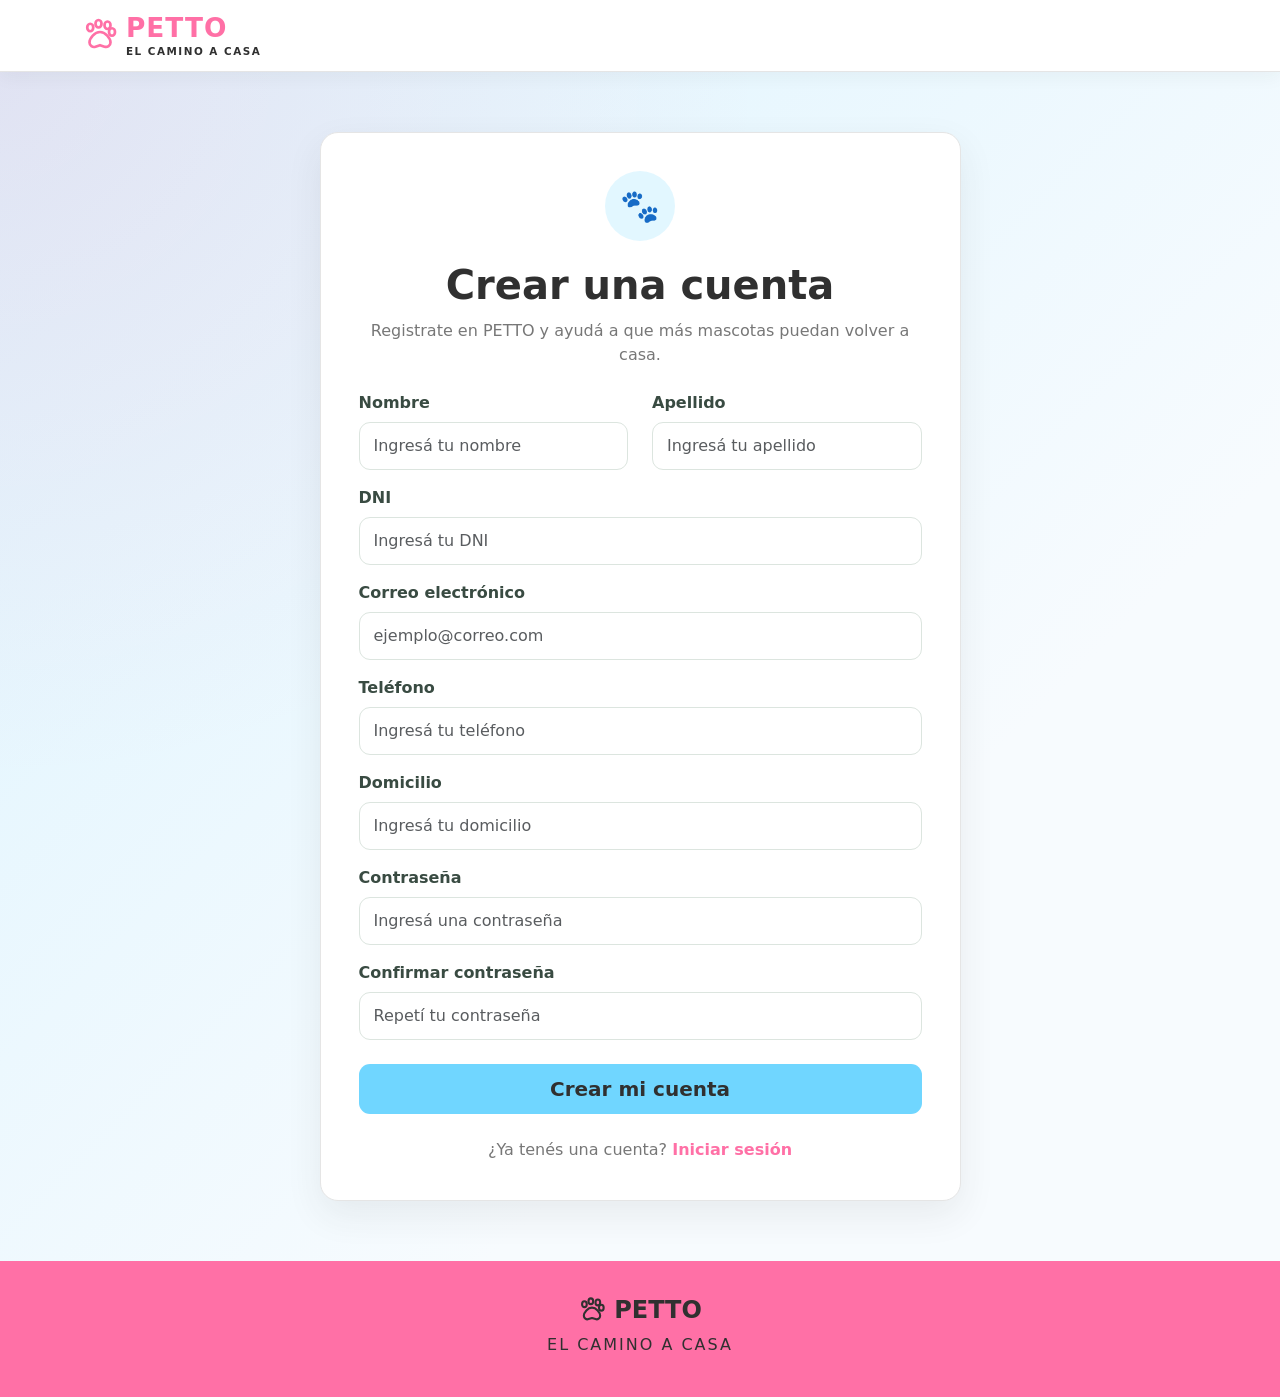
<file: Frontend/pages/registro.html>
<!DOCTYPE html>
<html lang="es">

<head>
    <meta charset="UTF-8">

    <meta name="viewport" content="width=device-width, initial-scale=1.0">

    <title>Registrarse | PETTO</title>

    <!-- Bootstrap -->
    <link 
        href="https://cdn.jsdelivr.net/npm/bootstrap@5.3.3/dist/css/bootstrap.min.css"
        rel="stylesheet">

    <!-- Estilos PETTO -->
    <link rel="stylesheet" href="css/estilos.css">
</head>

<body>

    <!-- =========================
         NAVEGACIÓN
    ========================== -->

    <nav class="navbar navbar-expand-lg bg-white shadow-sm">

        <div class="container">

            <a class="navbar-brand d-inline-flex align-items-center gap-2" href="index.html">
                <svg class="petto-logo-icon" viewBox="0 0 24 24" aria-hidden="true">
                    <ellipse cx="5.5" cy="7" rx="2" ry="2.5"></ellipse>
                    <ellipse cx="11" cy="4.5" rx="2" ry="2.5"></ellipse>
                    <ellipse cx="17" cy="5.5" rx="2" ry="2.5"></ellipse>
                    <ellipse cx="20" cy="10" rx="2" ry="2.5"></ellipse>
                    <path d="M12 10c-3.5 0-7 4-7 7a3 3 0 0 0 4 2.8l3-1 3 1A3 3 0 0 0 19 17c0-3-3.5-7-7-7Z"></path>
                </svg>
                <span class="d-flex flex-column">
                    <span class="logo-petto">PETTO</span>
                    <small class="lema">EL CAMINO A CASA</small>
                </span>

            </a>

        </div>

    </nav>


    <!-- =========================
         FORMULARIO DE REGISTRO
    ========================== -->

    <main class="formulario-pagina">

        <div class="container">

            <div class="row justify-content-center">

                <div class="col-lg-7 col-md-9">

                    <div class="formulario-card">

                        <div class="text-center mb-4">

                            <div class="formulario-icono">
                                🐾
                            </div>

                            <h1>
                                Crear una cuenta
                            </h1>

                            <p>
                                Registrate en PETTO y ayudá a que más mascotas
                                puedan volver a casa.
                            </p>

                        </div>


                        <!-- FORMULARIO -->

                        <form id="formRegistro">

                            <div id="mensajeRegistro" class="alert d-none" role="alert"></div>

                            <div class="row">

                                <!-- NOMBRE -->

                                <div class="col-md-6 mb-3">

                                    <label for="nombre" class="form-label">
                                        Nombre
                                    </label>

                                    <input 
                                        type="text"
                                        id="nombre"
                                        name="nombre"
                                        class="form-control"
                                        placeholder="Ingresá tu nombre"
                                        required>

                                </div>


                                <!-- APELLIDO -->

                                <div class="col-md-6 mb-3">

                                    <label for="apellido" class="form-label">
                                        Apellido
                                    </label>

                                    <input 
                                        type="text"
                                        id="apellido"
                                        name="apellido"
                                        class="form-control"
                                        placeholder="Ingresá tu apellido"
                                        required>

                                </div>

                            </div>


                            <!-- DNI -->

                            <div class="mb-3">

                                <label for="dni" class="form-label">
                                    DNI
                                </label>

                                <input 
                                    type="text"
                                    id="dni"
                                    name="dni"
                                    class="form-control"
                                    placeholder="Ingresá tu DNI"
                                    required>

                            </div>


                            <!-- EMAIL -->

                            <div class="mb-3">

                                <label for="email" class="form-label">
                                    Correo electrónico
                                </label>

                                <input 
                                    type="email"
                                    id="email"
                                    name="email"
                                    class="form-control"
                                    placeholder="ejemplo@correo.com"
                                    required>

                            </div>


                            <!-- TELÉFONO -->

                            <div class="mb-3">

                                <label for="telefono" class="form-label">
                                    Teléfono
                                </label>

                                <input 
                                    type="tel"
                                    id="telefono"
                                    name="telefono"
                                    class="form-control"
                                    placeholder="Ingresá tu teléfono">

                            </div>


                            <!-- DOMICILIO -->

                            <div class="mb-3">

                                <label for="domicilio" class="form-label">
                                    Domicilio
                                </label>

                                <input 
                                    type="text"
                                    id="domicilio"
                                    name="domicilio"
                                    class="form-control"
                                    placeholder="Ingresá tu domicilio">

                            </div>


                            <!-- CONTRASEÑA -->

                            <div class="mb-3">

                                <label for="password" class="form-label">
                                    Contraseña
                                </label>

                                <input 
                                    type="password"
                                    id="password"
                                    name="password"
                                    class="form-control"
                                    placeholder="Ingresá una contraseña"
                                    required>

                            </div>


                            <!-- CONFIRMAR CONTRASEÑA -->

                            <div class="mb-4">

                                <label for="confirmarPassword" class="form-label">
                                    Confirmar contraseña
                                </label>

                                <input 
                                    type="password"
                                    id="confirmarPassword"
                                    name="confirmarPassword"
                                    class="form-control"
                                    placeholder="Repetí tu contraseña"
                                    required>

                            </div>


                            <!-- BOTÓN -->

                            <div class="d-grid">

                                <button 
                                    type="submit"
                                    class="btn btn-petto btn-lg">

                                    Crear mi cuenta

                                </button>

                            </div>

                        </form>


                        <!-- LOGIN -->

                        <div class="text-center mt-4">

                            <p class="mb-0">

                                ¿Ya tenés una cuenta?

                                <a href="login.html" class="enlace-petto">
                                    Iniciar sesión
                                </a>

                            </p>

                        </div>

                    </div>

                </div>

            </div>

        </div>

    </main>


    <!-- FOOTER -->

    <footer class="footer">

        <div class="container text-center">

            <h4 class="d-inline-flex align-items-center gap-2">
                <svg class="petto-logo-icon" viewBox="0 0 24 24" aria-hidden="true">
                    <ellipse cx="5.5" cy="7" rx="2" ry="2.5"></ellipse>
                    <ellipse cx="11" cy="4.5" rx="2" ry="2.5"></ellipse>
                    <ellipse cx="17" cy="5.5" rx="2" ry="2.5"></ellipse>
                    <ellipse cx="20" cy="10" rx="2" ry="2.5"></ellipse>
                    <path d="M12 10c-3.5 0-7 4-7 7a3 3 0 0 0 4 2.8l3-1 3 1A3 3 0 0 0 19 17c0-3-3.5-7-7-7Z"></path>
                </svg>
                PETTO
            </h4>

            <p>EL CAMINO A CASA</p>

        </div>

    </footer>

<script src="js/registro.js"></script>

</body>

</html>
</file>
<file: Frontend/pages/css/estilos.css>
/* =================================
   colores utilizados
================================= */

:root {

    --azul-petto: #70d6ff;
    --rosa-petto: #ff70a6;
    --naranja-petto: #ff9770;
    --amarillo-petto: #ffd670;
    --verde-petto: #e9ff70;

    --texto: #303030;
    --blanco: #ffffff;

    --fondo: #f7fbfe;
    --gris: #777777;
    --borde: #e5e5e5;
}


/* =================================
   configuracion general 
================================= */

body {

    font-family: Arial, Helvetica, sans-serif;

    color: var(--texto);

    background-color: var(--fondo);

    margin: 0;
}

* {
    box-sizing: border-box;
}

html {
    scroll-behavior: smooth;
}

img {
    max-width: 100%;
    display: block;
}

button,
input,
select,
textarea {
    font-family: inherit;
}
/* =================================
   LOGO
================================= */

.logo-petto {

    font-size: 1.6rem;

    font-weight: bold;

    color: var(--rosa-petto);
}


.lema {

    font-size: 0.65rem;

    letter-spacing: 1px;

    color: #555;
}


/* =================================
   MENÚ
================================= */

.navbar {

    min-height: 68px;
    background-color: #ffffff;
    border-bottom: 1px solid #eeeeee;
    padding: 8px 0;
}

.navbar-brand {
    display: flex;
    align-items: center;
    gap: 8px;
}

.nav-link {

    font-weight: 500;

    color: #333 !important;
}


.nav-link:hover {

    color: var(--rosa-petto) !important;
}


/* =================================
   BOTONES
================================= */

.btn-petto {

    background-color: var(--rosa-petto);

    color: white;

    border: none;

    border-radius: 10px;

    padding: 10px 22px;

    font-weight: bold;
    
    cursor: pointer;

    transition: 0.2s ease;
}


.btn-petto:hover {

    background-color: #f45d98;

    color: white;
    
    transform: translateY(-2px);
}


.btn-outline-petto {

    border: 2px solid var(--azul-petto);

    color: #333;

    background-color: white;

    border-radius: 10px;

    padding: 8px 20px;

    font-weight: bold;

    cursor: pointer;
    transition: 0.2s ease;
}


.btn-outline-petto:hover {

    background-color: var(--azul-petto);

    color: #333;

    transform: translateY(-2px);
}


.btn-alerta {

    background-color: var(--naranja-petto);

    color: white;

    border: none;

    border-radius: 10px;

    padding: 10px 22px;

    font-weight: bold;
}


.btn-alerta:hover {

    background-color: #f1845f;

    color: white;
}


/* =================================
   HERO
================================= */

.hero {

    background-color: #ffffff;

    padding: 90px 0;

    min-height: 550px;

    display: flex;

    align-items: center;
}


.badge-petto {

    background-color: var(--verde-petto);

    padding: 8px 15px;

    border-radius: 20px;

    font-weight: bold;
}


.hero-title {

    font-size: 3.2rem;

    font-weight: 700;

    line-height: 1.15;
}


.hero-title span {

    color: var(--rosa-petto);
}


.hero-text {

    font-size: 1.15rem;

    line-height: 1.7;

    max-width: 550px;
}


/* =================================
   IMAGEN PRINCIPAL
================================= */

.hero-image {

    background-color: var(--amarillo-petto);

    width: 360px;

    height: 360px;

    border-radius: 50%;

    margin: auto;

    display: flex;

    justify-content: center;

    align-items: center;

    font-size: 7rem;
}


/* =================================
   CÓMO FUNCIONA
================================= */

.como-funciona {

    padding: 80px 0;

    background-color: #fff;
}


.como-funciona h2 {

    font-size: 2.3rem;

    font-weight: bold;
}


.paso-card {

    background-color: #ffffff;

    border: 2px solid var(--azul-petto);

    border-radius: 20px;

    padding: 30px;

    height: 100%;

    text-align: center;

    transition: 0.3s;
}


.paso-card:hover {

    transform: translateY(-5px);

    box-shadow: 0 8px 20px rgba(0,0,0,0.1);
}


.paso-icon {

    width: 70px;

    height: 70px;

    margin: 0 auto 20px;

    border-radius: 50%;

    background-color: var(--amarillo-petto);

    display: flex;

    align-items: center;

    justify-content: center;

    font-size: 2rem;
}


.paso-card h3 {

    font-size: 1.3rem;

    font-weight: bold;
}


/* =================================
   LLAMADO A LA ACCIÓN
================================= */

.cta {

    background-color: var(--naranja-petto);

    padding: 70px 20px;

    text-align: center;
}


.cta h2 {

    font-weight: bold;

    font-size: 2.2rem;
}


.cta p {

    font-size: 1.1rem;

    margin-bottom: 25px;
}


/* =================================
   FOOTER
================================= */

.footer {

    background-color: var(--rosa-petto);

    color: white;

    padding: 35px 20px;
}


.footer h4 {

    font-weight: bold;
}


.footer p {

    margin-bottom: 5px;

    letter-spacing: 2px;
}


/* =================================
   RESPONSIVE
================================= */

@media (max-width: 768px) {

    .hero {

        padding: 60px 20px;

        text-align: center;
    }


    .hero-title {

        font-size: 2.3rem;
    }


    .hero-text {

        margin: auto;
    }


    .hero-image {

        width: 260px;

        height: 260px;

        font-size: 5rem;
    }

}/* =================================
   FORMULARIOS
================================= */

.formulario-pagina {

    background-color: var(--azul-petto);

    min-height: calc(100vh - 80px);

    padding: 60px 20px;
}


.formulario-card {

    background-color: white;

    border-radius: 25px;

    padding: 40px;

    box-shadow: 0 10px 30px rgba(0, 0, 0, 0.12);
}


.formulario-card h1 {

    font-weight: bold;

    margin-bottom: 10px;
}


.formulario-card p {

    color: #666;
}


.formulario-icono {

    width: 70px;

    height: 70px;

    background-color: var(--amarillo-petto);

    border-radius: 50%;

    display: flex;

    align-items: center;

    justify-content: center;

    margin: 0 auto 20px;

    font-size: 2rem;
}


.form-label {

    font-weight: bold;

    margin-bottom: 7px;
}


.form-control {

    border: 2px solid #e0e0e0;

    border-radius: 10px;

    padding: 11px 14px;

    transition: 0.2s ease;
}

.form-select {
    transition: 0.2s ease;
}

.form-select:hover {
    border-color: #b9eafa;
}

.form-control:hover {
    border-color: #b9eafa;
}

.form-control:focus {

    border-color: var(--azul-petto);

    box-shadow: 0 0 0 0.2rem rgba(112, 214, 255, 0.25);
}


.enlace-petto {

    color: var(--rosa-petto);

    font-weight: bold;

    text-decoration: none;
}


.enlace-petto:hover {

    text-decoration: underline;
}/* =========================================
   DASHBOARD
========================================= */

.dashboard {
    display: flex;
    min-height: 100vh;
    background-color: #f8f9fa;
}


/* =========================================
   BARRA LATERAL
========================================= */

.sidebar {
    width: 200px;
    min-height: 100vh;
    background: linear-gradient(
        180deg,
        #70d6ff 0%,
        #65ccef 100%
    );
    border-right: 1px solid #eeeeee;
    display: flex;
    flex-direction: column;
    position: fixed;
    left: 0;
    top: 0;
    bottom: 0;
    z-index: 100;
}


/* Logo */

.sidebar-logo {
    text-align: center;
    padding: 25px 15px;
    border-bottom: 1px solid #eeeeee;
}

.logo-petto {
    font-size: 28px;
    font-weight: bold;
    color: white;
}

.sidebar-logo p {
    margin: 3px 0 0;
    font-size: 11px;
    letter-spacing: 1px;
    color: white;
}


/* Menú */

.menu {
    padding: 20px 12px;
}

.menu-item {
    display: flex;
    align-items: center;
    gap: 12px;
    padding: 11px 12px;
    margin-bottom: 6px;
    text-decoration: none;
    color: #07577a;
    border-radius: 10px;
    transition: 0.2s ease;
}

.menu-item:hover {
    background-color: rgba(255, 255, 255, 0.35);
    color: #064b70;
    transform: translate(2px);
}

.menu-item.activo {
    background-color: var(--rosa-petto);
    color: white;
    font-weight: bold;
    box-shadow: 0 4px 10px rgba(0, 0, 0, 0.08);
}


/* Cerrar sesión */

.sidebar-footer {
    margin-top: auto;
    padding: 15px 12px;
    border-top: 1px solid #eeeeee;
}

.cerrar-sesion:hover {
    background-color: #fff0f0;
}


/* =========================================
   CONTENIDO PRINCIPAL
========================================= */

.contenido-dashboard {
    margin-left: 200px;

    width: calc(100% - 200px);

    padding: 30px;
}


/* =========================================
   ENCABEZADO
========================================= */

.dashboard-header {
    display: flex;
    justify-content: space-between;
    align-items: center;

    margin-bottom: 35px;
}

.dashboard-header h1 {
    font-size: 32px;
    font-weight: bold;
    color: #333333;
    margin-bottom: 8px;
}

.dashboard-header p {
    color: #777777;
    margin: 0;
}

.usuario-dashboard {
    background-color: white;

    padding: 12px 18px;

    border-radius: 12px;

    box-shadow: 0 3px 12px rgba(0, 0, 0, 0.05);

    color: #555555;
}


/* =========================================
   TARJETAS
========================================= */

.tarjetas-dashboard {
    display: grid;

    grid-template-columns: repeat(4, 1fr);

    gap: 20px;

    margin-bottom: 35px;
}

.tarjeta-dashboard {
    background-color: white;

    min-height: 135px;

    padding: 25px;

    border-radius: 15px;

    box-shadow: 0 4px 15px rgba(0, 0, 0, 0.06);

    display: flex;

    flex-direction: column;

    justify-content: space-between;

    gap: 10px;

    transition: 0.2s ease;
}

.tarjeta-dashboard:hover {
    transform: translateY(-3px);
}

.tarjeta-icono {
    font-size: 40px;
}

.tarjeta-dashboard h3 {
    font-size: 21px;
    font-weight: bold;

    color: #333333;
}

.tarjeta-dashboard p {
    color: #777777;
    font-size: 14px;

    min-height: 45px;
}


/* Bordes de colores */

.tarjeta-azul {
    background-color: var(--azul-petto);
}

.tarjeta-rosa {
    background-color: var(--rosa-petto);
}

.tarjeta-naranja {
    background-color: var(--naranja-petto);
}
.tarjeta-amarilla {
    background-color: var(--amarillo-petto);
}


/* Botones */

.btn-dashboard {
    display: inline-block;

    text-decoration: none;

    background-color: #70d6ff;
    color: white;

    padding: 9px 16px;

    border-radius: 10px;

    font-size: 14px;
    font-weight: bold;

    transition: 0.2s;
}

.btn-dashboard:hover {
    background-color: #50c5f0;
    color: white;
}


/* =========================================
   ACTIVIDAD
========================================= */

.actividad {
    background-color: white;

    border-radius: 18px;

    padding: 25px;

    box-shadow: 0 4px 15px rgba(0, 0, 0, 0.05);

    margin-bottom: 25px;
}

.titulo-seccion {
    display: flex;
    justify-content: space-between;
    align-items: center;

    margin-bottom: 20px;
}

.titulo-seccion h2 {
    font-size: 22px;
    font-weight: bold;

    margin: 0;
}

.titulo-seccion span {
    font-size: 25px;
}

.actividad-vacia {
    text-align: center;

    padding: 30px;
}

.actividad-icono {
    font-size: 45px;

    margin-bottom: 10px;
}

.actividad-vacia h3 {
    font-size: 18px;
}

.actividad-vacia p {
    color: #888888;

    max-width: 550px;

    margin: auto;
}


/* =========================================
   MENSAJE PETTO
========================================= */

.mensaje-petto {
    background-color: #fff4d6;

    border-radius: 18px;

    padding: 20px 25px;

    display: flex;
    align-items: center;

    gap: 18px;
}

.mensaje-icono {
    font-size: 35px;
}

.mensaje-petto h3 {
    font-size: 18px;
    margin-bottom: 5px;
}

.mensaje-petto p {
    margin: 0;

    color: #666666;
}


/* =========================================
   RESPONSIVE
========================================= */

@media (max-width: 900px) {

    .sidebar {
        width: 200px;
    }

    .contenido-dashboard {
        margin-left: 200px;
        width: calc(100% - 200px);
        padding: 25px;
    }

    .tarjetas-dashboard {
        grid-template-columns: repeat(2, 1fr);
    }
}


@media (max-width: 768px) {

    .sidebar {
        position: relative;
        width: 100%;
        min-height: auto;
    }

    .dashboard {
        display: block;
    }

    .contenido-dashboard {
        margin-left: 0;
        width: 100%;
        padding: 20px;
    }

    .tarjetas-dashboard {
        grid-template-columns: repeat(2, 1fr);
    }

    .dashboard-header {
        flex-direction: column;
        align-items: flex-start;
        gap: 15px;
    }
}


@media (max-width: 480px) {

    .tarjetas-dashboard {
        grid-template-columns: 1fr;
    }

    .contenido-dashboard {
        padding: 15px;
    }

    .pagina-header {
        flex-direction: column;
        align-items: flex-start;
        gap: 15px;
    }

    .mascota-card {
        width: 100%;
    }
}/* =========================================
   PÁGINA - MIS MASCOTAS
========================================= */

.pagina-header {
    display: flex;
    justify-content: space-between;
    align-items: center;

    margin-bottom: 35px;
}

.pagina-header h1 {
    font-size: 32px;
    font-weight: bold;

    color: #333333;

    margin-bottom: 8px;
}

.pagina-header p {
    color: #777777;

    margin: 0;
}


/* =========================================
   CONTENEDOR DE MASCOTAS
========================================= */

.mascotas-container {
    display: grid;

    grid-template-columns: repeat(2, 1fr);

    gap: 25px;
}


/* =========================================
   TARJETA DE MASCOTA
========================================= */

.mascota-card {
    background-color: white;

    border-radius: 16px;

    padding: 14px;

    box-shadow: 0 4px 15px rgba(0, 0, 0, 0.06);

    display: flex;

    flex-direction: column;

    gap: 12px;

    transition: 0.2s;

    border: 1px solid #eeeeee;
}

.mascota-card:hover {
    transform: translateY(-3px);
    box-shadow: 0 8px 20px rgba(0, 0, 0, 0.10);
}


/* Imagen */

.mascota-imagen {
    width: 100%;

    height: 170px;

    flex-shrink: 0;

    border-radius: 12px;

    background-color: #fff4d6;

    display: flex;

    justify-content: center;

    align-items: center;

    font-size: 65px;

    overflow: hidden;
}

.mascota-imagen img {
    width: 100%;
    height: 100%;
    object-fit: cover;
}

/* Información */

.mascota-info {
    flex: 1;
}

.mascota-info h2 {
    font-size: 19px;
    font-weight: bold;
    margin-top: 4px;
    margin-bottom: 6px;
    color: #333333;
}

.mascota-info p {
    margin-bottom: 5px;
    color: #666666;
    font-size: 13px;
}


/* =========================================
   ESTADO
========================================= */

.estado-mascota {
    display: inline-block;
    background-color: var(--amarillo-petto);
    color: #4d5a00;
    padding: 5px 10px;
    border-radius: 20px;
    font-size: 12px;
    font-weight: bold;
}


/* =========================================
   BOTONES
========================================= */

.mascota-botones {
    display: flex;
    gap: 10px;
    margin-top: 18px;
}

.btn-editar {
    border: none;
    background-color: #ffd670;
    color: #5c4900;
    padding: 9px 16px;
    border-radius: 10px;
    font-size: 14px;
    font-weight: bold;
    cursor: pointer;
    transition: 0.2s;
}

.btn-editar:hover {
    background-color: #ffca40;
}


/* =========================================
   AGREGAR MASCOTA
========================================= */

.agregar-mascota {
    min-height: 270px;
    flex-direction: column;
    justify-content: center;
    align-items: center;
    text-align: center;
    border: 2px dashed var(--azul-petto);
    box-shadow: none;
    background-color: #fafdff;
}

.agregar-mascota:hover {
    transform: none;
}

.agregar-icono {
    width: 60px;
    height: 60px;
    border-radius: 50%;
    background-color: var(--azul-petto);
    color: white;
    display: flex;
    justify-content: center;
    align-items: center;
    font-size: 32px;
    margin-bottom: 12px;
}

.agregar-mascota h2 {
    font-size: 20px;
    font-weight: bold;
    color: #333333;
    margin: 0;
}

.agregar-mascota p {
    color: #777777;
    max-width: 300px;
    font-size: 14px;
}


/* =========================================
   RESPONSIVE
========================================= */

@media (max-width: 1000px) {

    .mascotas-container {
        grid-template-columns: 1fr;
    }
}


@media (max-width: 600px) {

    .pagina-header {
        flex-direction: column;
        align-items: flex-start;
        gap: 15px;
    }

    .mascota-card {
        flex-direction: column;
        align-items: center;
        text-align: center;
    }

    .mascota-botones {
        justify-content: center;
    }
}/* =========================================
   REGISTRAR MASCOTA
========================================= */

.formulario-mascota {
    background-color: white;
    border-radius: 20px;
    padding: 35px;
    box-shadow: 0 4px 18px rgba(0, 0, 0, 0.06);
    max-width: 950px;
    margin: auto;
}


/* =========================================
   encabezado del formulario
========================================= */

.formulario-mascota-header {
    display: flex;

    align-items: center;

    gap: 20px;

    padding-bottom: 25px;

    margin-bottom: 30px;

    border-bottom: 1px solid #eeeeee;
}

.formulario-icono-grande {
    width: 75px;
    height: 75px;

    border-radius: 20px;

    background-color: #fff4d6;

    display: flex;

    justify-content: center;
    align-items: center;

    font-size: 40px;
}

.formulario-mascota-header h2 {
    font-size: 24px;

    font-weight: bold;

    margin-bottom: 5px;

    color: #333333;
}

.formulario-mascota-header p {
    margin: 0;

    color: #777777;
}


/* =========================================
   subtitulos
========================================= */

.subtitulo-formulario {
    display: flex;

    align-items: center;

    gap: 12px;

    margin-top: 30px;

    margin-bottom: 20px;
}

.subtitulo-formulario span {
    width: 32px;
    height: 32px;

    border-radius: 50%;

    background-color: #70d6ff;

    color: white;

    display: flex;

    justify-content: center;
    align-items: center;

    font-weight: bold;
}

.subtitulo-formulario h3 {
    font-size: 19px;

    font-weight: bold;

    margin: 0;

    color: #333333;
}


/* =========================================
   CAMPOS
========================================= */

.formulario-mascota .form-label {
    font-weight: bold;

    color: #444444;

    margin-bottom: 8px;
}

.formulario-mascota .form-control,
.formulario-mascota .form-select {
    border: 1px solid #dddddd;

    border-radius: 10px;

    padding: 11px 13px;

    min-height: 46px;
}

.formulario-mascota .form-control:focus,
.formulario-mascota .form-select:focus {
    border-color: #70d6ff;

    box-shadow: 0 0 0 3px rgba(112, 214, 255, 0.2);
}

.formulario-mascota textarea {
    resize: vertical;
}

.form-text {
    color: #888888;
}


/* =========================================
   FOTO
========================================= */

.foto-mascota {
    border: 2px dashed #70d6ff;

    background-color: #fafdff;

    border-radius: 18px;

    text-align: center;

    padding: 35px 20px;

    margin-bottom: 30px;
}

.foto-icono {
    font-size: 45px;

    margin-bottom: 10px;
}

.foto-mascota h4 {
    font-size: 18px;

    font-weight: bold;

    color: #333333;

    margin-bottom: 8px;
}

.foto-mascota p {
    color: #777777;

    font-size: 14px;

    max-width: 500px;

    margin: 0 auto 18px;
}

.btn-foto {
    display: inline-block;

    background-color: #70d6ff;

    color: white;

    padding: 10px 18px;

    border-radius: 10px;

    font-weight: bold;

    cursor: pointer;

    transition: 0.2s;
}

.btn-foto:hover {
    background-color: #50c5f0;
}

.nombre-archivo {
    margin-top: 15px !important;

    margin-bottom: 0 !important;

    font-weight: bold;
}


/* =========================================
   BOTÓN VOLVER
========================================= */

.btn-volver {
    display: inline-block;

    text-decoration: none;

    background-color: white;

    color: #555555;

    border: 1px solid #dddddd;

    padding: 10px 16px;

    border-radius: 10px;

    font-size: 14px;

    font-weight: bold;

    transition: 0.2s;
}

.btn-volver:hover {
    background-color: #f5f5f5;

    color: #333333;
}


/* =========================================
   ACCIONES
========================================= */

.acciones-formulario {
    display: flex;

    justify-content: flex-end;

    align-items: center;

    gap: 12px;

    padding-top: 25px;

    border-top: 1px solid #eeeeee;
}

.btn-cancelar {
    text-decoration: none;

    background-color: #eeeeee;

    color: #555555;

    padding: 11px 20px;

    border-radius: 10px;

    font-weight: bold;

    transition: 0.2s;
}

.btn-cancelar:hover {
    background-color: #dddddd;

    color: #333333;
}

.btn-guardar {
    border: none;

    padding: 11px 20px;

    cursor: pointer;
}


/* =========================================
   RESPONSIVE
========================================= */

@media (max-width: 700px) {

    .contenido-dashboard {
        padding: 20px;
    }

    .pagina-header {
        flex-direction: column;

        align-items: flex-start;

        gap: 15px;
    }

    .formulario-mascota {
        padding: 22px;
    }

    .formulario-mascota-header {
        flex-direction: column;

        align-items: flex-start;
    }

    .acciones-formulario {
        flex-direction: column-reverse;

        align-items: stretch;
    }

    .btn-cancelar,
    .btn-guardar {
        text-align: center;

        width: 100%;
    }

}/* =========================================
   FICHA DE MASCOTA
========================================= */

.perfil-mascota {
    background-color: white;
    border-radius: 18px;
    padding: 25px;
    box-shadow: 0 4px 15px rgba(0, 0, 0, 0.06);
    display: grid;
    grid-template-columns: 240px 1fr;
    gap: 30px;
    margin-bottom: 25px;
}


/* =========================================
   FOTO PRINCIPAL
========================================= */

.perfil-mascota-foto {
    display: flex;

    flex-direction: column;

    align-items: center;

    gap: 15px;
}

.foto-principal {
    width: 240px;
    height: 240px;

    border-radius: 25px;

    background-color: #fff4d6;

    display: flex;

    justify-content: center;
    align-items: center;

    font-size: 110px;

    border: 5px solid #ffd670;
}


/* =========================================
   INFORMACIÓN PRINCIPAL
========================================= */

.perfil-mascota-info h2 {
    font-size: 36px;

    font-weight: bold;

    color: #333333;

    margin-bottom: 5px;
}

.descripcion-mascota {
    color: #777777;

    margin-bottom: 25px;
}


/* =========================================
   DATOS
========================================= */

.datos-mascota {
    display: grid;

    grid-template-columns: repeat(2, 1fr);

    gap: 15px;
}

.dato-mascota {
    display: flex;

    align-items: center;

    gap: 12px;

    padding: 13px;

    background-color: #f8f9fa;

    border-radius: 12px;
}

.dato-icono {
    width: 38px;
    height: 38px;

    border-radius: 10px;

    background-color: #70d6ff;

    display: flex;

    justify-content: center;
    align-items: center;

    font-size: 20px;
}

.dato-mascota div {
    display: flex;

    flex-direction: column;
}

.dato-mascota small {
    color: #888888;

    font-size: 12px;
}

.dato-mascota strong {
    color: #333333;

    font-size: 14px;
}


/* =========================================
   ACCIONES
========================================= */

.acciones-mascota {
    display: flex;

    gap: 12px;

    margin-top: 25px;
}


/* =========================================
   SECCIONES DE INFORMACIÓN
========================================= */

.seccion-info-mascota {
    background-color: white;

    border-radius: 18px;

    padding: 25px;

    box-shadow: 0 4px 15px rgba(0, 0, 0, 0.05);

    margin-bottom: 25px;
}

.titulo-info-mascota {
    display: flex;

    align-items: center;

    gap: 10px;

    margin-bottom: 20px;
}

.titulo-info-mascota span {
    font-size: 25px;
}

.titulo-info-mascota h2 {
    font-size: 21px;

    font-weight: bold;

    color: #333333;

    margin: 0;
}


/* =========================================
   CARACTERÍSTICAS
========================================= */

.caracteristicas-box {
    background-color: #fafdff;

    border-left: 5px solid #70d6ff;

    border-radius: 10px;

    padding: 18px 20px;
}

.caracteristicas-box p {
    color: #666666;

    margin: 0;

    line-height: 1.6;
}


/* =========================================
   SALUD
========================================= */

.salud-grid {
    display: grid;

    grid-template-columns: repeat(3, 1fr);

    gap: 15px;
}

.salud-card {
    display: flex;

    align-items: center;

    gap: 12px;

    background-color: #fffaf0;

    padding: 18px;

    border-radius: 12px;
}

.salud-card > span {
    font-size: 30px;
}

.salud-card div {
    display: flex;

    flex-direction: column;
}

.salud-card small {
    color: #888888;

    font-size: 12px;
}

.salud-card strong {
    color: #333333;

    font-size: 14px;
}


/* =========================================
   ESTADO DE LOCALIZACIÓN
========================================= */

.estado-localizacion {
    display: flex;

    align-items: center;

    gap: 20px;

    background-color: #f5fff0;

    border: 1px solid #e9ff70;

    border-radius: 15px;

    padding: 20px;
}

.estado-localizacion-icono {
    width: 60px;
    height: 60px;

    border-radius: 50%;

    background-color: #e9ff70;

    display: flex;

    justify-content: center;
    align-items: center;

    font-size: 30px;

    flex-shrink: 0;
}

.estado-localizacion h3 {
    font-size: 19px;

    font-weight: bold;

    margin-bottom: 5px;

    color: #4d5a00;
}

.estado-localizacion p {
    color: #666666;

    margin: 0;

    font-size: 14px;
}


/* =========================================
   BOTONES DE LOCALIZACIÓN
========================================= */

.acciones-localizacion {
    display: flex;

    gap: 12px;

    margin-top: 20px;
}


/* =========================================
   ESTADO REGISTRADA
========================================= */

.estado-encontrada {
    background-color: #e9ff70;

    color: #4d5a00;
}


/* =========================================
   RESPONSIVE
========================================= */

@media (max-width: 900px) {

    .perfil-mascota {
        grid-template-columns: 1fr;

        text-align: center;
    }

    .perfil-mascota-foto {
        align-items: center;
    }

    .datos-mascota {
        grid-template-columns: 1fr;
    }

    .acciones-mascota {
        justify-content: center;
    }

    .salud-grid {
        grid-template-columns: 1fr;
    }

    .estado-localizacion {
        text-align: left;
    }

}


@media (max-width: 600px) {

    .perfil-mascota {
        padding: 20px;
    }

    .foto-principal {
        width: 180px;
        height: 180px;

        font-size: 80px;
    }

    .perfil-mascota-info h2 {
        font-size: 30px;
    }

    .acciones-mascota,
    .acciones-localizacion {
        flex-direction: column;
    }

    .acciones-mascota a,
    .acciones-mascota button,
    .acciones-localizacion a {
        width: 100%;

        text-align: center;
    }

}/* =========================================
   REPORTAR EXTRAVÍO
========================================= */

.aviso-extravio {
    display: flex;

    align-items: center;

    gap: 18px;

    background-color: #fff0f3;

    border-left: 5px solid #ff70a6;

    border-radius: 15px;

    padding: 20px 25px;

    margin-bottom: 25px;
}

.aviso-extravio-icono {
    width: 55px;
    height: 55px;

    border-radius: 50%;

    background-color: #ff70a6;

    display: flex;

    justify-content: center;
    align-items: center;

    font-size: 27px;

    flex-shrink: 0;
}

.aviso-extravio h3 {
    font-size: 18px;

    font-weight: bold;

    color: #8a3150;

    margin-bottom: 5px;
}

.aviso-extravio p {
    color: #666666;

    font-size: 14px;

    margin: 0;

    line-height: 1.5;
}


/* =========================================
   UBICACIÓN
========================================= */

.ubicacion-extravio {
    display: flex;

    align-items: center;

    gap: 15px;

    background-color: #fafdff;

    border: 1px solid #70d6ff;

    border-radius: 15px;

    padding: 18px;

    margin-bottom: 20px;
}

.ubicacion-icono {
    width: 50px;
    height: 50px;

    border-radius: 12px;

    background-color: #70d6ff;

    display: flex;

    justify-content: center;
    align-items: center;

    font-size: 25px;

    flex-shrink: 0;
}

.ubicacion-extravio h4 {
    font-size: 16px;

    font-weight: bold;

    color: #333333;

    margin-bottom: 5px;
}

.ubicacion-extravio p {
    margin: 0;

    color: #777777;

    font-size: 14px;
}


/* =========================================
   CONFIRMACIÓN
========================================= */

.confirmacion-extravio {
    display: flex;

    align-items: flex-start;

    gap: 10px;

    background-color: #fffaf0;

    border-radius: 12px;

    padding: 16px;

    margin-bottom: 25px;
}

.confirmacion-extravio input {
    width: 18px;
    height: 18px;

    margin-top: 2px;

    accent-color: #70d6ff;

    flex-shrink: 0;
}

.confirmacion-extravio label {
    color: #555555;

    font-size: 14px;

    cursor: pointer;
}/* =========================================
   BUSCAR MASCOTAS
========================================= */

.search-box {
    background-color: white;
    border-radius: 20px;
    padding: 25px;
    margin-bottom: 30px;
    box-shadow: 0 5px 15px rgba(0, 0, 0, 0.08);
}

.search-box h3 {
    margin-bottom: 20px;
    font-weight: 700;
}

.search-buttons {
    display: flex;
    gap: 15px;
    margin-top: 25px;
    flex-wrap: wrap;
}

.btn-petto-primary {
    display: inline-block;
    background-color: #70d6ff;
    color: #222;
    border: none;
    padding: 11px 20px;
    border-radius: 12px;
    font-weight: 600;
    text-decoration: none;
    transition: 0.3s;
}

.btn-petto-primary:hover {
    background-color: #4fc5f5;
    color: #222;
    transform: translateY(-2px);
}

.btn-petto-secondary {
    background-color: #eeeeee;
    color: #333;
    border: none;
    padding: 11px 20px;
    border-radius: 12px;
    font-weight: 600;
    transition: 0.3s;
}

.btn-petto-secondary:hover {
    background-color: #dddddd;
}


/* =========================================
   RESULTADOS
========================================= */

.results-section {
    margin-top: 20px;
}

.results-header {
    display: flex;
    justify-content: space-between;
    align-items: center;
    margin-bottom: 20px;
    gap: 15px;
}

.results-header h2 {
    font-size: 25px;
    font-weight: 700;
}

.results-count {
    background-color: #ffd670;
    padding: 8px 14px;
    border-radius: 20px;
    font-size: 14px;
    font-weight: 600;
}


/* =========================================
   TARJETA DE MASCOTA EXTRAVIADA
========================================= */

.lost-pet-card {
    background-color: white;
    border-radius: 20px;
    padding: 20px;
    margin-bottom: 20px;
    display: flex;
    gap: 25px;
    box-shadow: 0 5px 15px rgba(0, 0, 0, 0.08);
}

.lost-pet-image {
    width: 220px;
    min-width: 220px;
    height: 220px;
    border-radius: 18px;
    overflow: hidden;
    background-color: #e9f8ff;
}

.pet-placeholder {
    width: 100%;
    height: 100%;
    display: flex;
    justify-content: center;
    align-items: center;
    font-size: 80px;
}

.lost-pet-info {
    flex: 1;
}

.lost-pet-title {
    display: flex;
    align-items: center;
    gap: 15px;
    margin-bottom: 15px;
}

.lost-pet-title h3 {
    margin: 0;
    font-size: 25px;
    font-weight: 700;
}

.lost-status {
    background-color: #ff9770;
    color: white;
    padding: 6px 12px;
    border-radius: 20px;
    font-size: 12px;
    font-weight: 700;
}

.lost-pet-info p {
    margin-bottom: 8px;
}

.pet-description {
    margin-top: 15px;
    padding: 12px;
    background-color: #f8f8f8;
    border-radius: 10px;
}


/* =========================================
   RESPONSIVE
========================================= */

@media (max-width: 768px) {

    .lost-pet-card {
        flex-direction: column;
    }

    .lost-pet-image {
        width: 100%;
        min-width: auto;
        height: 250px;
    }

    .results-header {
        flex-direction: column;
        align-items: flex-start;
    }

    .lost-pet-title {
        flex-wrap: wrap;
    }

}/* =========================================
   AVISTAMIENTOS
========================================= */

.avistamiento-info {
    background-color: #e9f8ff;
    border-left: 6px solid #70d6ff;
    border-radius: 15px;
    padding: 20px;
    margin-bottom: 25px;

    display: flex;
    align-items: center;
    gap: 18px;
}

.avistamiento-icon {
    font-size: 40px;
}

.avistamiento-info h3 {
    margin: 0 0 5px 0;
    font-weight: 700;
}

.avistamiento-info p {
    margin: 0;
}


/* =========================================
   SECCIONES DEL FORMULARIO
========================================= */

.form-section {
    background-color: white;
    border-radius: 18px;
    padding: 25px;
    margin-bottom: 20px;

    box-shadow: 0 5px 15px rgba(0, 0, 0, 0.08);
}

.form-section h3 {
    font-size: 20px;
    font-weight: 700;
    margin-bottom: 20px;
}

.form-description {
    color: #666;
    margin-bottom: 20px;
}


/* =========================================
   UBICACIÓN
========================================= */

.location-help {
    margin-top: 20px;
    padding: 12px 15px;

    background-color: #fff8df;

    border-radius: 10px;

    font-size: 14px;
    color: #665b2c;
}


/* =========================================
   CARGAR FOTO
========================================= */

.photo-upload {
    border: 2px dashed #70d6ff;
    border-radius: 15px;

    padding: 30px;

    text-align: center;

    background-color: #f8fcff;
}

.photo-upload input {
    display: none;
}

.photo-label {
    display: inline-flex;

    flex-direction: column;

    align-items: center;
    justify-content: center;

    gap: 10px;

    cursor: pointer;

    font-weight: 600;

    color: #333;
}

.photo-label:first-letter {
    font-size: 35px;
}

.photo-upload p {
    margin-top: 15px;
    margin-bottom: 0;

    color: #777;

    font-size: 14px;
}


/* =========================================
   BOTONES
========================================= */

.form-actions {
    display: flex;

    justify-content: flex-end;

    gap: 15px;

    margin-top: 25px;

    flex-wrap: wrap;
}

.form-actions a {
    text-align: center;
}

/* Altura uniforme de los botones */
.form-actions button,
.form-actions a {
    min-height: 42px;
}

/* =========================================
   RESPONSIVE
========================================= */

@media (max-width: 768px) {

    .avistamiento-info {
        align-items: flex-start;
    }

    .form-section {
        padding: 20px;
    }

    .form-actions {
        flex-direction: column;
    }

    .form-actions a,
    .form-actions button {
        width: 100%;
    }

}/* =========================================
   MAPA
========================================= */

.map-filters {
    background-color: white;
    border-radius: 20px;
    padding: 25px;
    margin-bottom: 20px;

    box-shadow: 0 5px 15px rgba(0, 0, 0, 0.08);
}

.map-filters h3 {
    font-size: 20px;
    font-weight: 700;
    margin-bottom: 20px;
}

.map-filter-actions {
    display: flex;
    gap: 15px;
    margin-top: 20px;
    flex-wrap: wrap;
}


/* =========================================
   LEYENDA
========================================= */

.map-legend {
    background-color: white;
    border-radius: 15px;

    padding: 15px 20px;

    margin-bottom: 20px;

    display: flex;
    align-items: center;
    gap: 20px;

    flex-wrap: wrap;

    box-shadow: 0 4px 12px rgba(0, 0, 0, 0.06);
}

.legend-item {
    font-size: 14px;
}


/* =========================================
   CONTENEDOR DEL MAPA
========================================= */

.map-container {
    background-color: white;

    border-radius: 20px;

    padding: 15px;

    margin-bottom: 30px;

    box-shadow: 0 5px 15px rgba(0, 0, 0, 0.08);
}


/*
    Este mapa es una representación visual
    temporal.

    Más adelante será reemplazado por
    un mapa real.
*/

.fake-map {
    position: relative;
    width: 100%;
    height: 500px;
    overflow: hidden;
    border-radius: 15px;
    background-color: #e8f3e8;
    border: 1px solid #dcebdc;

    background-image:
        linear-gradient(
            90deg,
            transparent 48%,
            rgba(255, 255, 255, 0.8) 49%,
            rgba(255, 255, 255, 0.8) 51%,
            transparent 52%
        ),
        linear-gradient(
            transparent 48%,
            rgba(255, 255, 255, 0.8) 49%,
            rgba(255, 255, 255, 0.8) 51%,
            transparent 52%
        );

    background-size: 140px 140px;
}


/* =========================================
   MARCADORES
========================================= */

.map-marker {
    position: absolute;

    width: 50px;
    height: 50px;

    border: none;

    border-radius: 50%;

    display: flex;

    justify-content: center;
    align-items: center;

    font-size: 25px;

    cursor: pointer;

    box-shadow: 0 4px 10px rgba(0, 0, 0, 0.2);

    transition: 0.3s;

    z-index: 5;
}

.map-marker:hover {
    transform: scale(1.15);
}


/* Extravío */

.marker-lost {
    background-color: #ff9770;
}


/* Avistamiento */

.marker-sighting {
    background-color: #70d6ff;
}


/* Posiciones */

.marker-one {
    top: 28%;
    left: 30%;
}

.marker-two {
    top: 40%;
    left: 43%;
}

.marker-three {
    top: 60%;
    left: 65%;
}

.marker-four {
    top: 70%;
    left: 78%;
}


/* =========================================
   NOMBRES DE ZONAS
========================================= */

.map-place {
    position: absolute;

    background-color: rgba(255, 255, 255, 0.9);

    padding: 8px 12px;

    border-radius: 10px;

    font-size: 13px;

    font-weight: 600;

    box-shadow: 0 3px 8px rgba(0, 0, 0, 0.1);
}

.place-one {
    top: 18%;
    left: 25%;
}

.place-two {
    bottom: 18%;
    right: 20%;
}


/* =========================================
   INFORMACIÓN DE REGISTROS
========================================= */

.map-information {
    background-color: transparent;
}

.map-information h2 {
    font-size: 24px;

    font-weight: 700;

    margin-bottom: 20px;
}

.map-record {
    background-color: white;

    border-radius: 16px;

    padding: 18px;

    margin-bottom: 15px;

    display: flex;

    align-items: flex-start;

    gap: 15px;

    box-shadow: 0 4px 12px rgba(0, 0, 0, 0.06);
}

.record-icon {
    font-size: 30px;
}

.map-record h4 {
    font-size: 17px;

    font-weight: 700;

    margin-bottom: 5px;
}

.map-record p {
    margin-bottom: 5px;

    color: #555;
}

.map-record small {
    color: #777;
}


/* =========================================
   RESPONSIVE
========================================= */

@media (max-width: 768px) {

    .fake-map {
        height: 400px;
    }

    .map-filter-actions {
        flex-direction: column;
    }

    .map-filter-actions button {
        width: 100%;
    }

    .map-legend {
        flex-direction: column;

        align-items: flex-start;

        gap: 8px;
    }

    .map-record {
        flex-direction: column;
    }

}/* =========================================
   PERFIL
========================================= */

.profile-container {
    background-color: white;

    border-radius: 20px;

    padding: 30px;

    margin-bottom: 25px;

    box-shadow: 0 5px 15px rgba(0, 0, 0, 0.08);
}


/* =========================================
   ENCABEZADO DEL PERFIL
========================================= */

.profile-header {
    display: flex;

    align-items: center;

    gap: 20px;

    padding-bottom: 25px;

    margin-bottom: 25px;

    border-bottom: 1px solid #eeeeee;
}

.profile-avatar {
    width: 85px;
    height: 85px;

    border-radius: 50%;

    background-color: #ffd670;

    display: flex;

    justify-content: center;
    align-items: center;

    font-size: 40px;
}

.profile-header h2 {
    margin: 0;

    font-size: 27px;

    font-weight: 700;
}

.profile-header p {
    margin: 5px 0 0;

    color: #777;
}


/* =========================================
   SECCIONES DEL PERFIL
========================================= */

.profile-section {
    padding: 25px 0;

    border-bottom: 1px solid #eeeeee;
}

.profile-section h3 {
    font-size: 20px;

    font-weight: 700;

    margin-bottom: 20px;
}

.profile-help {
    color: #666;

    margin-bottom: 20px;
}


/* =========================================
   BOTONES
========================================= */

.profile-actions {
    display: flex;

    justify-content: flex-end;

    gap: 15px;

    margin-top: 25px;

    flex-wrap: wrap;
}


/* =========================================
   INFORMACIÓN DE CUENTA
========================================= */

.account-info {
    background-color: #f8fcff;

    border-radius: 18px;

    padding: 25px;

    box-shadow: 0 4px 12px rgba(0, 0, 0, 0.05);
}

.account-info h3 {
    font-size: 20px;

    font-weight: 700;

    margin-bottom: 20px;
}

.account-info p {
    margin-bottom: 8px;
}


/* =========================================
   RESPONSIVE
========================================= */

@media (max-width: 768px) {

    .profile-container {
        padding: 20px;
    }

    .profile-header {
        flex-direction: column;

        text-align: center;
    }

    .profile-actions {
        flex-direction: column;
    }

    .profile-actions button {
        width: 100%;
    }

}


/* =========================================
   SISTEMA VISUAL COMPARTIDO PETTO
========================================= */

:root {
    --azul-petto: #70d6ff;
    --rosa-petto: #ff70a6;
    --naranja-petto: #ff9770;
    --amarillo-petto: #ffd670;
    --verde-petto: #e9ff70;
    --texto: #303030;
    --blanco: #ffffff;
    --fondo: #f7fbfe;
    --gris: #777777;
    --borde: #e5e5e5;
    --petto-verde-oscuro: #303030;
    --petto-sombra: 0 14px 36px rgba(48, 48, 48, 0.08);
}

body {
    color: var(--texto);
    background: var(--fondo);
    font-family: "Segoe UI", system-ui, -apple-system, sans-serif;
}

/* Menú lateral y distribución de las vistas internas */
.sidebar {
    width: 250px;
    background: linear-gradient(165deg, #285a49 0%, #1d4639 100%);
    border: 0;
    box-shadow: 8px 0 28px rgba(25, 55, 42, 0.08);
}

.sidebar-logo {
    padding: 28px 16px 24px;
    border-color: rgba(255, 255, 255, 0.12);
}

.sidebar-logo h2,
.sidebar-logo .logo-petto,
.sidebar-logo .petto-logo {
    margin: 0;
    color: #fff;
    font-size: 1.55rem;
    font-weight: 800;
    letter-spacing: 0.02em;
}

.sidebar-logo p {
    margin-top: 5px;
    color: rgba(255, 255, 255, 0.72);
    font-size: 0.64rem;
    letter-spacing: 0.15em;
}

.menu {
    padding: 20px 14px;
}

.menu-item {
    min-height: 44px;
    margin-bottom: 6px;
    padding: 11px 13px;
    border-radius: 12px;
    color: rgba(255, 255, 255, 0.82);
    font-size: 0.94rem;
    font-weight: 550;
}

.menu-item:hover {
    background: rgba(255, 255, 255, 0.11);
    color: #fff;
    transform: translateX(3px);
}

.menu-item.activo {
    background: #fff;
    color: var(--petto-verde-oscuro);
    box-shadow: 0 7px 18px rgba(15, 40, 28, 0.16);
}

.sidebar-footer {
    border-color: rgba(255, 255, 255, 0.12);
}

.main-content,
.contenido-dashboard {
    width: calc(100% - 250px);
    min-height: 100vh;
    margin-left: 250px;
    padding: clamp(24px, 4vw, 48px);
    background: var(--fondo);
}

.dashboard {
    min-height: 100vh;
    background: var(--fondo);
}

/* Encabezados de vistas */
.page-header,
.pagina-header,
.dashboard-header {
    margin-bottom: 30px;
}

.page-header h1,
.pagina-header h1,
.dashboard-header h1 {
    margin-bottom: 8px;
    color: var(--texto);
    font-size: clamp(1.75rem, 3vw, 2.35rem);
    font-weight: 760;
    letter-spacing: -0.04em;
}

.page-header p,
.pagina-header p,
.dashboard-header p {
    margin: 0;
    color: var(--gris);
    line-height: 1.65;
}

.usuario-dashboard {
    border: 1px solid var(--borde);
    border-radius: 14px;
    box-shadow: none;
}

/* Tarjetas y superficies */
.tarjeta-dashboard,
.actividad,
.search-box,
.map-filters,
.map-legend,
.map-container,
.map-record,
.profile-container,
.perfil-mascota,
.seccion-info-mascota,
.mascota-card,
.formulario-card,
.formulario-mascota,
.lost-pet-card {
    border: 1px solid var(--borde);
    border-radius: 18px;
    background-color: #fff;
    box-shadow: var(--petto-sombra);
}

.tarjeta-dashboard {
    min-height: 175px;
    padding: 22px;
}

.tarjeta-dashboard h3,
.actividad h2,
.titulo-seccion h2 {
    color: var(--texto);
}

.tarjeta-dashboard p {
    color: var(--gris);
}

.tarjeta-dashboard.tarjeta-azul,
.tarjeta-dashboard.tarjeta-rosa,
.tarjeta-dashboard.tarjeta-naranja,
.tarjeta-dashboard.tarjeta-amarilla {
    background: #fff;
}

.tarjeta-dashboard.tarjeta-azul { border-top: 4px solid #6ba88c; }
.tarjeta-dashboard.tarjeta-rosa { border-top: 4px solid #e88d78; }
.tarjeta-dashboard.tarjeta-naranja { border-top: 4px solid #e7bd67; }
.tarjeta-dashboard.tarjeta-amarilla { border-top: 4px solid #91a978; }

.tarjeta-icono {
    display: grid;
    width: 54px;
    height: 54px;
    place-items: center;
    border-radius: 16px;
    background: #edf5ef;
    font-size: 1.8rem;
}

.mascotas-container {
    grid-template-columns: repeat(auto-fit, minmax(min(100%, 310px), 1fr));
}

.mascota-card,
.lost-pet-card {
    transition: transform 180ms ease, box-shadow 180ms ease;
}

.mascota-card:hover,
.lost-pet-card:hover {
    transform: translateY(-3px);
    box-shadow: 0 18px 38px rgba(32, 62, 48, 0.12);
}

.mascota-imagen,
.foto-principal,
.formulario-icono-grande {
    background-color: #f2f5e9;
    border-color: #e7ebd9;
}

.estado-mascota,
.results-count {
    background: #edf4e7;
    color: #536a3e;
}

/* Formularios, filtros y acciones */
.formulario-pagina {
    background:
        radial-gradient(ellipse at top left, rgba(232, 141, 120, 0.18), transparent 42%),
        linear-gradient(135deg, #edf5ef, #f8f7f1);
}

.formulario-card,
.formulario-mascota {
    padding: clamp(22px, 4vw, 38px);
}

.formulario-card h1,
.formulario-mascota-header h2,
.profile-section h3,
.account-info h3 {
    color: var(--texto);
}

.formulario-card p,
.formulario-mascota-header p {
    color: var(--gris);
}

.formulario-icono,
.formulario-icono-grande {
    background: #f4f0df;
}

.form-label {
    color: #394b42;
    font-weight: 650;
}

.form-control,
.form-select {
    min-height: 46px;
    border: 1px solid #dce5df;
    border-radius: 11px;
    color: var(--texto);
    box-shadow: none;
}

textarea.form-control {
    min-height: 120px;
}

.form-control:focus,
.form-select:focus {
    border-color: #6ba88c;
    box-shadow: 0 0 0 4px rgba(79, 140, 117, 0.14);
}

.form-text {
    color: var(--gris);
}

.formulario-mascota .form-control:focus,
.formulario-mascota .form-select:focus {
    border-color: #6ba88c;
    box-shadow: 0 0 0 4px rgba(79, 140, 117, 0.14);
}

.subtitulo-formulario span,
.ubicacion-icono,
.dato-icono,
.foto-principal {
    background-color: #e7f0e8;
}

.subtitulo-formulario span,
.dato-icono {
    color: var(--petto-verde-oscuro);
}

.btn-petto,
.btn-petto-primary,
.btn-dashboard,
.btn-foto,
.btn-guardar {
    border: 0;
    border-radius: 11px;
    background: #417b66;
    color: #fff;
    font-weight: 650;
    transition: background-color 160ms ease, transform 160ms ease, box-shadow 160ms ease;
}

.btn-petto:hover,
.btn-petto-primary:hover,
.btn-dashboard:hover,
.btn-foto:hover,
.btn-guardar:hover {
    background: #2f6252;
    color: #fff;
    transform: translateY(-1px);
    box-shadow: 0 7px 16px rgba(47, 98, 82, 0.18);
}

.btn-outline-petto,
.btn-petto-secondary,
.btn-volver,
.btn-cancelar {
    border: 1px solid #dce5df;
    border-radius: 11px;
    background: #fff;
    color: #53635a;
}

.btn-outline-petto:hover,
.btn-petto-secondary:hover,
.btn-volver:hover,
.btn-cancelar:hover {
    border-color: #b9d0c1;
    background: #f1f7f2;
    color: var(--petto-verde-oscuro);
}

.btn-alerta {
    border-radius: 11px;
    background: #df806b;
    color: #fff;
    font-weight: 650;
}

.btn-alerta:hover {
    background: #c96c58;
    color: #fff;
}

.photo-upload,
.foto-mascota {
    border-color: #bdd4c4;
    background: #f8fbf8;
}

.photo-label,
.btn-foto {
    cursor: pointer;
}

/* Estados y paneles informativos */
.aviso-extravio {
    border-left-color: #df806b;
    background: #fff3ef;
}

.aviso-extravio-icono {
    background: #df806b;
}

.ubicacion-extravio,
.dato-mascota,
.account-info {
    border-color: var(--borde);
    background: #f7faf8;
}

.confirmacion-extravio {
    background: #f7f7ed;
}

.confirmacion-extravio input {
    accent-color: #417b66;
}

.estado-localizacion {
    border-color: #dce9d9;
    background: #f2f7ef;
}

.estado-localizacion-icono {
    background: #e4efdc;
}

.estado-encontrada {
    background: #e6f1e4;
    color: #42643f;
}

.lost-status {
    background: #df806b;
}

.pet-description,
.caracteristicas-box {
    background: #f7faf8;
}

.map-legend,
.map-filters,
.search-box {
    padding: clamp(20px, 3vw, 28px);
}

.fake-map {
    border-color: #d4e1d6;
    background-color: #eaf1e8;
}

.map-marker {
    box-shadow: 0 6px 16px rgba(32, 62, 48, 0.2);
}

.marker-lost { background-color: #df806b; }
.marker-sighting { background-color: #6ba88c; }

.profile-avatar {
    background: #edf3e8;
}

/* Navegación pública y portada */
.navbar {
    min-height: 72px;
    border-bottom: 1px solid var(--borde);
    box-shadow: 0 4px 18px rgba(32, 62, 48, 0.05) !important;
}

.navbar-brand {
    flex-wrap: wrap;
    line-height: 1.1;
}

.logo-petto {
    color: var(--petto-verde-oscuro);
}

.lema {
    color: var(--gris);
}

.nav-link {
    padding-inline: 12px !important;
    color: #53635a !important;
}

.nav-link:hover {
    color: #417b66 !important;
}

.hero {
    position: relative;
    overflow: hidden;
    min-height: 590px;
    background: linear-gradient(125deg, #f5f8f3 0%, #fff 55%, #f8f1e9 100%);
}

.badge-petto {
    display: inline-block;
    background: #e8f1e6;
    color: #3c654e;
}

.hero-title span {
    color: #417b66;
}

.hero-text {
    color: #65746c;
}

.hero-image {
    background: radial-gradient(circle at 35% 30%, #f8e8bf, #e7efdf 72%);
    box-shadow: 0 20px 55px rgba(67, 99, 70, 0.12);
}

.como-funciona {
    background: #fff;
}

.como-funciona h2 {
    color: var(--texto);
}

.paso-card {
    border: 1px solid var(--borde);
    box-shadow: 0 8px 24px rgba(32, 62, 48, 0.05);
}

.paso-card:hover {
    border-color: #c8dbcd;
    box-shadow: var(--petto-sombra);
}

.paso-icon {
    background: #edf3e8;
}

.cta {
    background: #eaf2e9;
    color: var(--texto);
}

.footer {
    background: #234f40;
}

/* Ajustes responsive para las páginas con barra lateral */
@media (max-width: 900px) {
    .contenido-dashboard {
        width: calc(100% - 250px);
        margin-left: 250px;
    }

    .tarjetas-dashboard {
        grid-template-columns: repeat(2, minmax(0, 1fr));
    }
}

@media (max-width: 768px) {
    .sidebar {
        position: relative;
        width: 100%;
        min-height: auto;
        padding-bottom: 4px;
    }

    .sidebar-logo {
        padding: 16px 14px 12px;
    }

    .menu {
        display: flex;
        flex-wrap: wrap;
        gap: 5px;
        padding: 10px 12px;
    }

    .menu-item {
        flex: 1 1 145px;
        justify-content: center;
        margin: 0;
        padding: 9px 10px;
        font-size: 0.86rem;
    }

    .sidebar-footer {
        padding: 0 12px 10px;
        border: 0;
    }

    .main-content,
    .contenido-dashboard {
        width: 100%;
        min-height: auto;
        margin-left: 0;
        padding: 26px 20px;
    }

    .dashboard-header,
    .pagina-header {
        align-items: flex-start;
    }

    .hero {
        padding: 64px 20px;
    }

    .formulario-pagina {
        padding: 36px 16px;
    }
}

@media (max-width: 520px) {
    .main-content,
    .contenido-dashboard {
        padding: 22px 15px;
    }

    .tarjetas-dashboard {
        grid-template-columns: 1fr;
    }

    .page-header h1,
    .pagina-header h1,
    .dashboard-header h1 {
        font-size: 1.75rem;
    }

    .pagina-header,
    .dashboard-header,
    .profile-actions,
    .acciones-mascota,
    .acciones-localizacion,
    .acciones-formulario {
        flex-direction: column;
        align-items: stretch;
    }

    .pagina-header > a,
    .profile-actions > *,
    .acciones-mascota > *,
    .acciones-localizacion > *,
    .acciones-formulario > * {
        width: 100%;
        text-align: center;
    }

    .lost-pet-card {
        padding: 15px;
    }

    .lost-pet-image {
        width: 100%;
        min-width: 0;
    }

    .formulario-card,
    .formulario-mascota,
    .profile-container {
        padding: 22px 18px;
    }

    .hero-title {
        font-size: 2.25rem;
    }

    .hero-image {
        width: 230px;
        height: 230px;
        font-size: 4rem;
    }
}


/* =========================================
   PALETA PETTO
========================================= */

body {
    color: var(--texto);
    background-color: var(--fondo);
}

.sidebar {
    background: linear-gradient(165deg, var(--azul-petto), #58c6ed);
}

.sidebar-logo,
.sidebar-footer {
    border-color: rgba(255, 255, 255, 0.45);
}

.sidebar-logo h2,
.sidebar-logo .logo-petto,
.sidebar-logo .petto-logo,
.sidebar-logo p {
    color: var(--blanco);
}

.menu-item {
    color: #07577a;
}

.menu-item:hover {
    background: rgba(255, 255, 255, 0.4);
    color: #064b70;
}

.menu-item.activo {
    background: var(--rosa-petto);
    color: var(--texto);
}

.main-content,
.contenido-dashboard,
.dashboard {
    background-color: var(--fondo);
}

.tarjeta-dashboard.tarjeta-azul { border-top-color: var(--azul-petto); }
.tarjeta-dashboard.tarjeta-rosa { border-top-color: var(--rosa-petto); }
.tarjeta-dashboard.tarjeta-naranja { border-top-color: var(--naranja-petto); }
.tarjeta-dashboard.tarjeta-amarilla { border-top-color: var(--amarillo-petto); }

.tarjeta-icono,
.formulario-icono,
.formulario-icono-grande,
.dato-icono,
.profile-avatar,
.foto-principal {
    background-color: rgba(112, 214, 255, 0.2);
}

.estado-mascota,
.results-count,
.estado-encontrada {
    background-color: var(--verde-petto);
    color: var(--texto);
}

.formulario-pagina {
    background:
        radial-gradient(ellipse at top left, rgba(255, 112, 166, 0.13), transparent 42%),
        linear-gradient(135deg, rgba(112, 214, 255, 0.2), var(--fondo) 68%);
}

.form-control:focus,
.form-select:focus,
.formulario-mascota .form-control:focus,
.formulario-mascota .form-select:focus {
    border-color: var(--azul-petto);
    box-shadow: 0 0 0 4px rgba(112, 214, 255, 0.24);
}

.subtitulo-formulario span,
.ubicacion-icono {
    background-color: var(--azul-petto);
    color: var(--texto);
}

.confirmacion-extravio,
.location-help {
    background-color: rgba(255, 214, 112, 0.28);
}

.confirmacion-extravio input {
    accent-color: var(--azul-petto);
}

.aviso-extravio {
    border-left-color: var(--rosa-petto);
    background-color: rgba(255, 112, 166, 0.12);
}

.aviso-extravio-icono,
.lost-status {
    background-color: var(--naranja-petto);
    color: var(--texto);
}

.estado-localizacion {
    border-color: rgba(233, 255, 112, 0.8);
    background-color: rgba(233, 255, 112, 0.2);
}

.estado-localizacion-icono {
    background-color: var(--verde-petto);
}

.estado-localizacion h3 {
    color: var(--texto);
}

.btn-petto,
.btn-petto-primary,
.btn-dashboard,
.btn-foto,
.btn-guardar {
    background-color: var(--azul-petto);
    color: var(--texto);
}

.btn-petto:hover,
.btn-petto-primary:hover,
.btn-dashboard:hover,
.btn-foto:hover,
.btn-guardar:hover {
    background-color: #50c5f0;
    color: var(--texto);
}

.btn-alerta {
    background-color: var(--naranja-petto);
    color: var(--texto);
}

.btn-alerta:hover {
    background-color: #f1845f;
    color: var(--texto);
}

.btn-outline-petto,
.btn-petto-secondary {
    border-color: var(--azul-petto);
}

.btn-outline-petto:hover,
.btn-petto-secondary:hover {
    background-color: var(--azul-petto);
    color: var(--texto);
}

.photo-upload,
.foto-mascota {
    border-color: var(--azul-petto);
    background-color: rgba(112, 214, 255, 0.08);
}

.marker-lost { background-color: var(--naranja-petto); }
.marker-sighting { background-color: var(--azul-petto); }

.logo-petto,
.hero-title span,
.nav-link:hover {
    color: var(--rosa-petto) !important;
}

.badge-petto,
.paso-icon {
    background-color: var(--verde-petto);
    color: var(--texto);
}

.hero {
    background: linear-gradient(125deg, #effaff 0%, var(--blanco) 55%, #fff8ec 100%);
}

.hero-image {
    background: radial-gradient(circle at 35% 30%, rgba(255, 214, 112, 0.8), rgba(112, 214, 255, 0.35) 72%);
}

.paso-card {
    border-color: rgba(112, 214, 255, 0.7);
}

.cta {
    background-color: var(--amarillo-petto);
    color: var(--texto);
}

.footer {
    background-color: var(--rosa-petto);
    color: var(--texto);
}

.ubicacion-extravio,
.dato-mascota,
.account-info,
.pet-description,
.caracteristicas-box {
    background-color: rgba(112, 214, 255, 0.1);
}

/* LOGO OFICIAL PETTO */
.petto-logo-icon {
    flex-shrink: 0;
    display: block;
    fill: none;
    stroke: currentColor;
    stroke-width: 1.8;
    stroke-linecap: round;
    stroke-linejoin: round;
}

.navbar-brand .petto-logo-icon {
    width: 36px;
    height: 36px;
    color: var(--rosa-petto);
}

.footer .petto-logo-icon {
    width: 28px;
    height: 28px;
}

.logo-petto {
    color: #303030;
    font-size: 1.65rem;
    font-weight: 800;
    letter-spacing: 1px;
    line-height: 1.1;
}

.lema {
    color: #303030;
    font-size: 0.65rem;
    font-weight: 700;
    letter-spacing: 1.5px;
    margin-top: 4px;
}

/* =====================================
   ICONOS SVG DEL MENÚ PETTO
===================================== */

.menu-icono {
    width: 22px;
    height: 22px;
    flex-shrink: 0;

    fill: none;
    stroke: currentColor;
    stroke-width: 1.8;
    stroke-linecap: round;
    stroke-linejoin: round;

    display: block;
    transition: transform 0.2s ease;
}

.menu-item {
    display: flex;
    align-items: center;
    gap: 12px;
}

.menu-item .menu-icono {
    color: inherit;
}

.menu-item:hover .menu-icono {
    transform: scale(1.08);
}

/* Huellita original con relleno */
.menu-item[href="mascotas.html"] .menu-icono {
    fill: currentColor;
    stroke: none;
}

/* LOGO DE LA BARRA LATERAL PETTO */
.sidebar-marca {
    display: flex;
    align-items: center;
    justify-content: center;
    gap: 8px;
    color: var(--blanco);
}

.sidebar-marca .petto-logo-icon {
    width: 42px;
    height: 42px;
    flex-shrink: 0;
}

.sidebar-logo .logo-petto {
    color: var(--blanco) !important;
    font-size: 1.65rem;
    font-weight: 800;
    letter-spacing: 1px;
}

.sidebar-logo p {
    margin-top: 6px;
    font-size: 0.65rem;
    font-weight: 700;
    letter-spacing: 1.5px;
}
</file>
